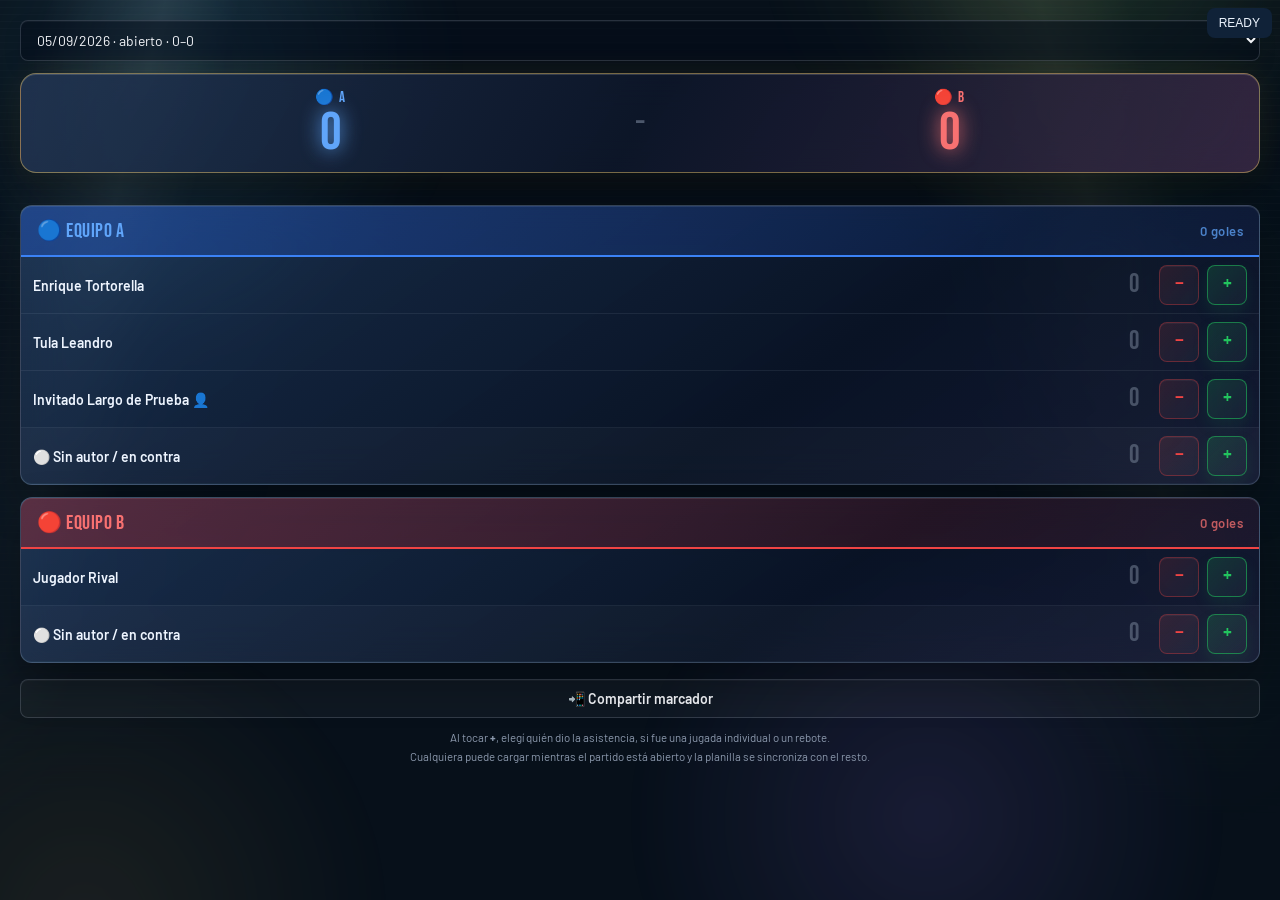
<file: tests/assist-browser-harness.html>
<!doctype html>
<html lang="es">
<head>
  <meta charset="utf-8">
  <meta name="viewport" content="width=device-width,initial-scale=1">
  <title>Assist flow harness</title>
  <link href="https://fonts.googleapis.com/css2?family=Bebas+Neue&family=Barlow+Condensed:wght@400;600;700;900&family=Barlow:wght@400;500;600&display=swap" rel="stylesheet">
  <link rel="stylesheet" href="../css/base.css">
  <link rel="stylesheet" href="../css/jugadores.css">
  <link rel="stylesheet" href="../css/equipos.css">
  <link rel="stylesheet" href="../css/goles.css">
  <link rel="stylesheet" href="../css/utils.css">
  <link rel="stylesheet" href="../css/responsive.css">
  <link rel="stylesheet" href="../css/theme-aurora.css">
  <style>
    body{padding:20px;background:#07101a;color:#eef5ff}
    #harness-result{position:fixed;top:8px;right:8px;z-index:500;padding:8px 12px;border-radius:8px;background:#102238;font:12px sans-serif}
  </style>
</head>
<body>
  <div id="harness-result">READY</div>
  <main id="goles-content"></main>
  <div class="modal-overlay goal-assist-overlay" id="modal-goal-assist" onclick="if(event.target===this) cancelGoalAssist()" onkeydown="handleGoalAssistKeydown(event)">
    <div class="modal goal-assist-modal" role="dialog" aria-modal="true" aria-labelledby="goal-assist-title">
      <button class="modal-close" onclick="cancelGoalAssist()" aria-label="Cancelar carga del gol">✕</button>
      <div id="modal-goal-assist-content"></div>
    </div>
  </div>
  <div id="toast"></div>
  <script>
    const TEAM_NAMES = ['A','B','C'];
    const TEAM_EMOJIS = ['🔵','🔴','🟣'];
    const TEAM_CLASSES = ['team-a','team-b','team-c'];
    const state = {currentClub:{id:'club-test',name:'Club Test'},currentUser:{id:'p-scorer',name:'Enrique',isAdmin:false}};
    let matches = [{
      id:'m-assist-test',match_date:'2026-09-05',
      teams:[
        {name:'A',players:[{id:'p-scorer',name:'Enrique Tortorella'},{id:'p-mate-1',name:'Tula Leandro'},{id:'guest_1',name:'Invitado Largo de Prueba',isGuest:true}]},
        {name:'B',players:[{id:'p-rival',name:'Jugador Rival'}]}
      ],
      result:{winner:null,margin:null,mvp:null,goals:{},goalEvents:[],goalsTracked:true,assistsTracked:true}
    }];
    function escapeHtml(value){return String(value??'').replace(/[&<>"']/g,c=>({'&':'&amp;','<':'&lt;','>':'&gt;','"':'&quot;',"'":'&#39;'}[c]));}
    function openModal(id){document.getElementById(id).classList.add('open');}
    function closeModal(id){document.getElementById(id).classList.remove('open');}
    function showToast(message){document.getElementById('harness-result').textContent=message;}
    function switchTab(){}
    function renderHub(){}
    function renderPlayers(){}
    function getGoals(m){return m?.result?.goals||{};}
    function getGoalEvents(m){return Array.isArray(m?.result?.goalEvents)?m.result.goalEvents:[];}
    function isPlayed(m){return m?.result?.winner!==null&&m?.result?.winner!==undefined;}
    function teamGoals(m,index){const goals=getGoals(m);return (m.teams[index].players||[]).reduce((n,p)=>n+(goals[p.id]||0),goals['__t'+index]||0);}
    function matchHasGoals(m){return Object.values(getGoals(m)).some(Number);}
    function matchScoreStr(m){return m.teams.map((_,i)=>teamGoals(m,i)).join('–');}
    function formatMatchDate(){return '05/09/2026';}
    function matchPlayerName(m,id){for(const team of m.teams){const player=team.players.find(item=>item.id===id);if(player)return player.name;}return '¿?';}
    function playerNameById(id){return matchPlayerName(matches[0],id);}
    function matchAssisters(m){const totals={};getGoalEvents(m).forEach(event=>{if(event.assistType==='player'&&event.assistPlayerId)totals[event.assistPlayerId]=(totals[event.assistPlayerId]||0)+1;});return Object.entries(totals).map(([id,assists])=>({id,name:matchPlayerName(m,id),assists}));}
    function matchScorers(m){return Object.entries(getGoals(m)).filter(([id,n])=>!id.startsWith('__t')&&n>0).map(([id,goals])=>({id,name:matchPlayerName(m,id),goals}));}
    function marginLabel(){return '';}
    let serverMatches = structured(matches);
    async function loadMatches(){return structured(serverMatches);}
    async function upsertMatch(){return true;}
    async function confirmAppAction(){return false;}
    function structured(value){return JSON.parse(JSON.stringify(value));}
    let simulatedLostResponse = false;
    async function callRpc(name,args){
      if(name==='fulbito_record_goal_event'&&new URLSearchParams(location.search).has('fail'))throw new Error('Falla simulada de red');
      const match=serverMatches.find(item=>item.id===(args.p_match_id||'m-assist-test'));
      if(name==='fulbito_record_goal_event'){
        if((match.result.goalEventMutationIds||[]).includes(args.p_event_id))return {id:match.id,result:structured(match.result)};
        match.result.goalEventMutationIds=[...(match.result.goalEventMutationIds||[]),args.p_event_id];
        if(args.p_delta===1){
          match.result.goalEvents.push({id:args.p_event_id,scorerId:args.p_scorer_id,assistType:args.p_assist_type,assistPlayerId:args.p_assist_player_id});
          match.result.goals[args.p_scorer_id]=(match.result.goals[args.p_scorer_id]||0)+1;
        }else{
          for(let i=match.result.goalEvents.length-1;i>=0;i--){if(match.result.goalEvents[i].scorerId===args.p_scorer_id){match.result.goalEvents.splice(i,1);break;}}
          match.result.goals[args.p_scorer_id]=Math.max(0,(match.result.goals[args.p_scorer_id]||0)-1);
          if(!match.result.goals[args.p_scorer_id])delete match.result.goals[args.p_scorer_id];
        }
        const query = new URLSearchParams(location.search);
        const loseThisResponse = query.has('lost') || (query.has('lostminus') && args.p_delta === -1);
        if(loseThisResponse&&!simulatedLostResponse){simulatedLostResponse=true;throw new Error('Respuesta simulada perdida');}
        return {id:match.id,result:structured(match.result)};
      }
      if(name==='fulbito_record_goal'){
        const key=args.p_goal_key;
        const next=Math.max(0,(match.result.goals[key]||0)+args.p_delta);
        if(next)match.result.goals[key]=next;else delete match.result.goals[key];
        return {id:match.id,result:structured(match.result)};
      }
      return {id:match.id,result:structured(match.result)};
    }
  </script>
  <script src="../js/stats-core.js"></script>
  <script src="../js/tabs/goles.js"></script>
  <script src="../js/sync.js"></script>
  <script src="goal-scoreboard-layout.js"></script>
  <script>
    if(new URLSearchParams(location.search).has('admin'))state.currentUser.isAdmin=true;
    if(new URLSearchParams(location.search).has('closed'))matches[0].result.winner=0;
    renderGoles();
    if(new URLSearchParams(location.search).has('auto'))openGoalAssistPicker('m-assist-test','p-scorer');
    if(new URLSearchParams(location.search).has('closed')){
      window.__CLOSED_CHECKS__={locked:document.querySelectorAll('.goal-locked').length,editButtons:document.querySelectorAll('.goal-btn').length};
      document.getElementById('harness-result').textContent=window.__CLOSED_CHECKS__.locked>0&&window.__CLOSED_CHECKS__.editButtons===0?'PASS CLOSED':'FAIL CLOSED';
    }
    if(new URLSearchParams(location.search).has('statchecks')){
      const sample = result => ({result,teams:[{players:[{id:'p1'},{id:'p2'}]}]});
      window.__STATS_CHECKS__={
        empty_new_match:hasAssistsTracking(sample({goals:{},goalEvents:[],goalsTracked:true,assistsTracked:true})),
        complete_match:hasAssistsTracking(sample({goals:{p1:1},goalEvents:[{id:'e1',scorerId:'p1',assistType:'individual',assistPlayerId:null}],goalsTracked:true,assistsTracked:true})),
        historical_mixed:hasAssistsTracking(sample({goals:{p1:2},goalEvents:[{id:'e1',scorerId:'p1',assistType:'individual',assistPlayerId:null}],goalsTracked:true,assistsTracked:true})),
        legacy_unknown:hasAssistsTracking(sample({goals:{p1:1},goalEvents:[{id:'e1',scorerId:'p1',assistType:'unrecorded',assistPlayerId:null}],goalsTracked:true,assistsTracked:true})),
        wrong_scorer:hasAssistsTracking(sample({goals:{p1:1},goalEvents:[{id:'e1',scorerId:'p2',assistType:'individual',assistPlayerId:null}],goalsTracked:true,assistsTracked:true})),
        duplicate_event:hasAssistsTracking(sample({goals:{p1:2},goalEvents:[{id:'e1',scorerId:'p1',assistType:'individual',assistPlayerId:null},{id:'e1',scorerId:'p1',assistType:'rebound',assistPlayerId:null}],goalsTracked:true,assistsTracked:true})),
        self_assist:hasAssistsTracking(sample({goals:{p1:1},goalEvents:[{id:'e1',scorerId:'p1',assistType:'player',assistPlayerId:'p1'}],goalsTracked:true,assistsTracked:true})),
        cross_team_assist:hasAssistsTracking({result:{goals:{p1:1},goalEvents:[{id:'e1',scorerId:'p1',assistType:'player',assistPlayerId:'p2'}],goalsTracked:true,assistsTracked:true},teams:[{players:[{id:'p1'}]},{players:[{id:'p2'}]}]}),
        duplicate_assister:hasAssistsTracking({result:{goals:{p1:1},goalEvents:[{id:'e1',scorerId:'p1',assistType:'player',assistPlayerId:'p2'}],goalsTracked:true,assistsTracked:true},teams:[{players:[{id:'p1'},{id:'p2'}]},{players:[{id:'p2'}]}]}),
        unattributed_goal:hasAssistsTracking(sample({goals:{__t0:1},goalEvents:[],goalsTracked:true,assistsTracked:true})),
        malicious_goal_filtered:matchTotalGoals(sample({goals:{p1:'<img src=x onerror=alert(1)>',p2:3},goalsTracked:true}))===3,
        numeric_string_normalized:matchTotalGoals(sample({goals:{p1:'2',p2:3},goalsTracked:true}))===5
      };
      document.getElementById('harness-result').textContent = JSON.stringify(window.__STATS_CHECKS__);
    }
    if(new URLSearchParams(location.search).has('resetchecks')){
      (async()=>{
        const checks={};
        let confirmations=[];
        let upserts=0;
        confirmAppAction=async options=>{confirmations.push(options);return true;};
        upsertMatch=async match=>{upserts++;return true;};
        state.currentUser.isAdmin=true;

        matches[0].result={winner:0,winners:[0],margin:2,mvp:'p-scorer',goals:{'p-scorer':2},goalEvents:[{id:'e1',scorerId:'p-scorer',assistType:'individual',assistPlayerId:null},{id:'e2',scorerId:'p-scorer',assistType:'rebound',assistPlayerId:null}],goalsTracked:true,assistsTracked:true};
        renderGoles();
        checks.trackedResetButton=[...document.querySelectorAll('button')].some(button=>button.textContent.includes('Reiniciar planilla'));
        await resetGoals(matches[0].id);
        checks.closedBecomesDraw=matches[0].result.winner==='draw'&&matches[0].result.margin===null&&JSON.stringify(matches[0].result.winners)==='[0,1]';
        checks.closedBecomesZero=matchScoreStr(matches[0])==='0–0'&&Object.keys(matches[0].result.goals).length===0&&matches[0].result.goalEvents.length===0;
        checks.confirmExplainsOutcome=/empate 0–0/i.test(confirmations[0]?.message||'')&&/0–0/.test(confirmations[0]?.confirmText||'');
        checks.oneTrackedUpsert=upserts===1;

        confirmations=[];
        const beforeUpserts=upserts;
        matches[0].result={winner:0,winners:[0],margin:1,mvp:null,goals:{},goalEvents:[],goalsTracked:false,assistsTracked:false};
        renderGoles();
        checks.noMarkerHasNoReset=[...document.querySelectorAll('button')].every(button=>!button.textContent.includes('Reiniciar'));
        checks.noMarkerExplicitState=/PARTIDO CERRADO SIN MARCADOR/.test(document.getElementById('goles-content').textContent);
        checks.noMarkerHasNoScoreboard=!document.querySelector('.score-board')&&!document.querySelector('.goal-btn');
        checks.noMarkerHasCreateAction=[...document.querySelectorAll('button')].some(button=>button.textContent.includes('Crear planilla y reabrir'));
        state.currentUser.isAdmin=false;
        renderGoles();
        checks.noMarkerPlayerCannotCreate=[...document.querySelectorAll('button')].every(button=>!button.textContent.includes('Crear planilla'));
        state.currentUser.isAdmin=true;
        await resetGoals(matches[0].id);
        checks.noMarkerDirectCallBlocked=confirmations.length===0&&upserts===beforeUpserts&&matches[0].result.winner===0&&matches[0].result.goalsTracked===false;
        await startGoalSheetForClosedMatch(matches[0].id);
        checks.createSheetExplainsReopen=/volverá a quedar abierto/i.test(confirmations[0]?.message||'')&&/ganador actual se quitará/i.test(confirmations[0]?.message||'');
        checks.createSheetReopens=matches[0].result.winner===null&&matches[0].result.margin===null&&matches[0].result.goalsTracked===true&&matches[0].result.assistsTracked===true;
        checks.createSheetShowsBoard=!!document.querySelector('.score-board')&&document.querySelectorAll('.goal-btn').length>0;
        checks.createSheetOneUpsert=upserts===beforeUpserts+1;

        window.__RESET_CHECKS__=checks;
        document.getElementById('harness-result').dataset.checks=JSON.stringify(checks);
        const failed=Object.entries(checks).filter(([,ok])=>!ok).map(([name])=>name);
        document.getElementById('harness-result').textContent=failed.length?`FAIL RESET: ${failed.join(', ')}`:'PASS RESET';
      })().catch(error=>{document.getElementById('harness-result').textContent=`FAIL RESET: ${error.message}`;});
    }
    if(new URLSearchParams(location.search).has('refreshchecks')){
      (async()=>{
        const checks={};
        matches=Array.from({length:15},(_,index)=>({
          id:`m-${String(index+1).padStart(2,'0')}`,
          match_date:`2026-08-${String(index+1).padStart(2,'0')}`,
          created_at:`2026-08-${String(index+1).padStart(2,'0')}T20:00:00Z`,
          teams:structured(serverMatches[0].teams),
          result:{winner:null,margin:null,mvp:null,goals:{},goalEvents:[],goalsTracked:true,assistsTracked:true}
        }));
        renderGoles();
        const optionValues=[...document.querySelectorAll('.goles-select option')].map(option=>option.value);
        checks.selectorShowsAll=optionValues.length===15;
        checks.selectorNewestFirst=optionValues[0]==='m-15'&&optionValues.at(-1)==='m-01';

        let lastToast='';
        showToast=message=>{lastToast=message;};
        const cachedIds=matches.map(match=>match.id).join(',');
        loadMatches=async()=>null;
        await refreshGoles();
        checks.failedReadKeepsCache=matches.map(match=>match.id).join(',')===cachedIds;
        checks.failedReadNoSuccess=!/Planilla actualizada/.test(lastToast)&&/No se pudo actualizar/.test(lastToast);

        loadMatches=async()=>[];
        await refreshGoles();
        checks.emptySuccessClears=matches.length===0&&/Planilla actualizada/.test(lastToast);

        window.__REFRESH_CHECKS__=checks;
        document.getElementById('harness-result').dataset.checks=JSON.stringify(checks);
        const failed=Object.entries(checks).filter(([,ok])=>!ok).map(([name])=>name);
        document.getElementById('harness-result').textContent=failed.length?`FAIL REFRESH: ${failed.join(', ')}`:'PASS REFRESH';
      })().catch(error=>{document.getElementById('harness-result').textContent=`FAIL REFRESH: ${error.message}`;});
    }
  </script>
</body>
</html>
</file>
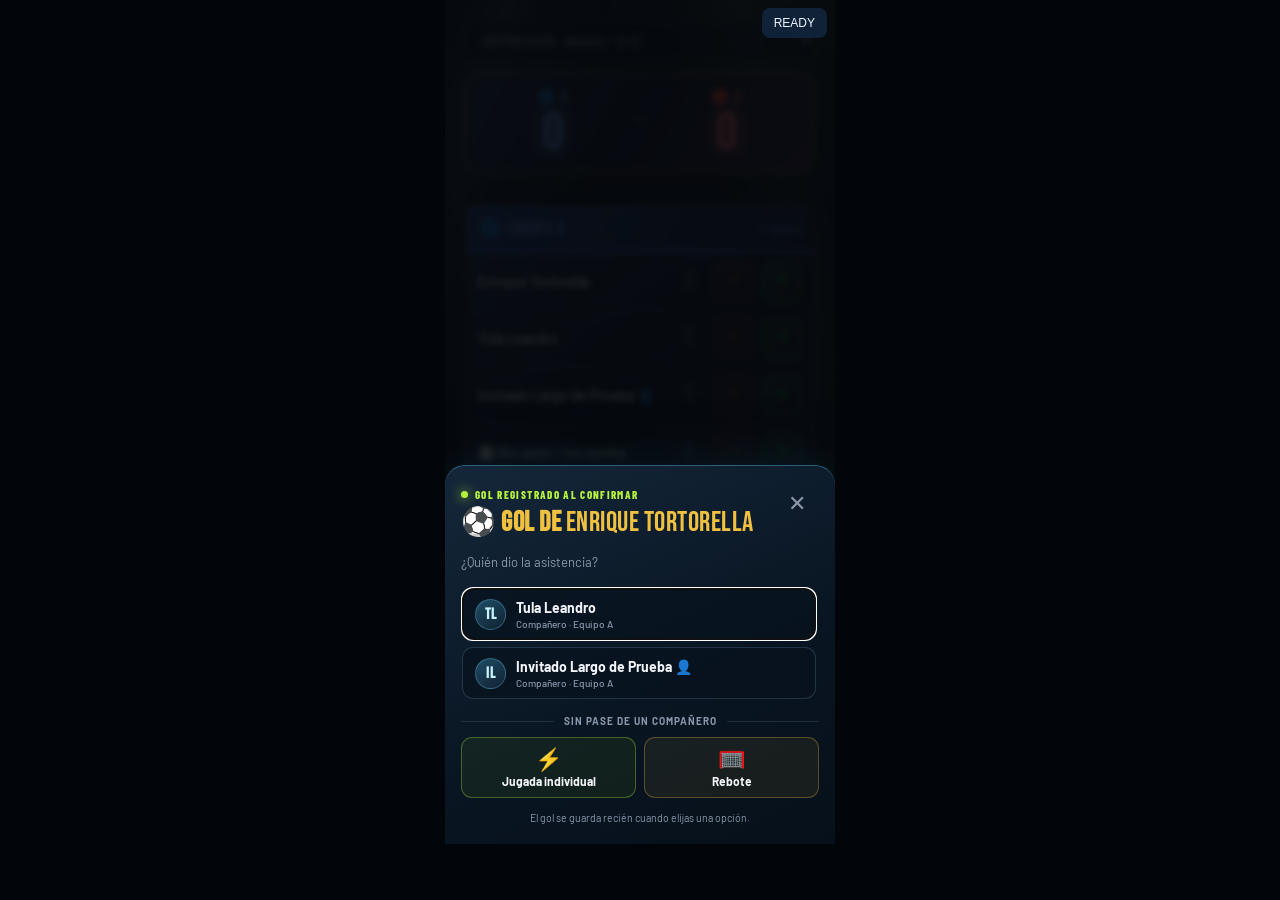
<file: tests/assist-mobile-frame.html>
<!doctype html>
<html lang="es">
<head><meta charset="utf-8"><title>Assist mobile viewport</title><style>html,body{margin:0;background:#02060b}iframe{display:block;width:390px;height:844px;border:0;margin:0 auto}</style></head>
<body><iframe title="Vista celular" src="assist-browser-harness.html?auto=1"></iframe></body>
</html>
</file>
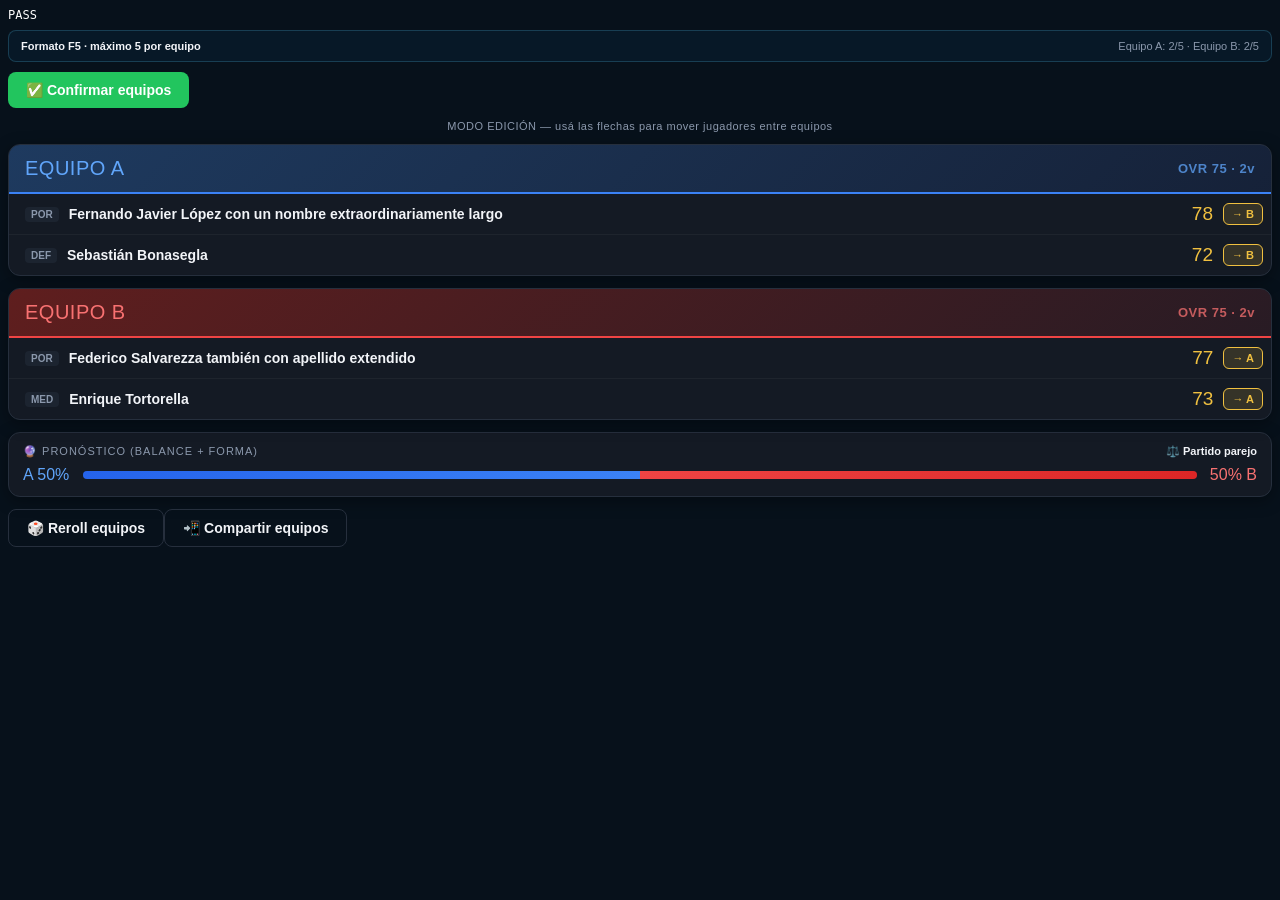
<file: tests/equipos-browser-harness.html>
<!doctype html>
<html lang="es">
<head>
  <meta charset="utf-8">
  <meta name="viewport" content="width=device-width,initial-scale=1">
  <title>Equipos responsive harness</title>
  <link rel="stylesheet" href="../css/base.css">
  <link rel="stylesheet" href="../css/equipos.css">
  <style>
    body{margin:0;padding:8px;background:#07111b}
    #fixture{width:100%;max-width:320px}
    #result{display:block;margin-bottom:8px;color:#fff;font:12px monospace}
  </style>
</head>
<body>
  <output id="result">RUNNING</output>
  <div id="field-capacity-note"></div>
  <div id="teams-result"></div>
  <script>
    const state={builtTeams:null,teamsEditMode:true,currentUser:{isAdmin:true},currentClub:{name:'Club'}};
    const TEAM_NAMES=['A','B','C'];
    const TEAM_EMOJIS=['🔵','🔴','🟣'];
    const matches=[];
    const getOverall=player=>player.ovr;
    const getEffectivePosition=player=>player.effPos;
    const getPlayerForm=()=>({last5:[]});
    const escapeHtml=value=>String(value).replace(/[&<>"']/g,char=>({'&':'&amp;','<':'&lt;','>':'&gt;','"':'&quot;',"'":'&#39;'}[char]));
    const safePlainText=value=>String(value||'');
    const showToast=()=>{};
  </script>
  <script src="../js/tabs/equipos.js"></script>
  <script>
    const makePlayer=(id,name,pos,ovr)=>({id,name,effPos:pos,ovr,balanceOvr:ovr,isGuest:false});
    const teams=[
      {players:[
        makePlayer('a1','Fernando Javier López con un nombre extraordinariamente largo','POR',78),
        makePlayer('a2','Sebastián Bonasegla','DEF',72)
      ],total:150},
      {players:[
        makePlayer('b1','Federico Salvarezza también con apellido extendido','POR',77),
        makePlayer('b2','Enrique Tortorella','MED',73)
      ],total:150}
    ];
    fieldSelected=5;
    renderBuiltTeams(teams);
    requestAnimationFrame(()=>{
      const container=document.getElementById('teams-result');
      const rows=[...document.querySelectorAll('.team-player-row')];
      const names=[...document.querySelectorAll('.team-player-name')];
      const checks={
        valid:validateBuiltTeams(teams,{fieldSize:5}).valid,
        noContainerOverflow:container.scrollWidth<=container.clientWidth+1,
        noRowOverflow:rows.every(row=>row.scrollWidth<=row.clientWidth+1),
        namesContained:names.every(name=>name.getBoundingClientRect().right<=name.parentElement.getBoundingClientRect().right+1),
        capacityVisible:/F5/.test(container.textContent)&&/2\/5/.test(container.textContent),
        allNamesPresent:names.length===4
      };
      const failed=Object.entries(checks).filter(([,ok])=>!ok).map(([name])=>name);
      const output=document.getElementById('result');
      output.textContent=failed.length?`FAIL: ${failed.join(', ')}`:'PASS';
      output.dataset.checks=JSON.stringify(checks);
      window.__EQUIPOS_CHECKS__=checks;
    });
  </script>
</body>
</html>
</file>
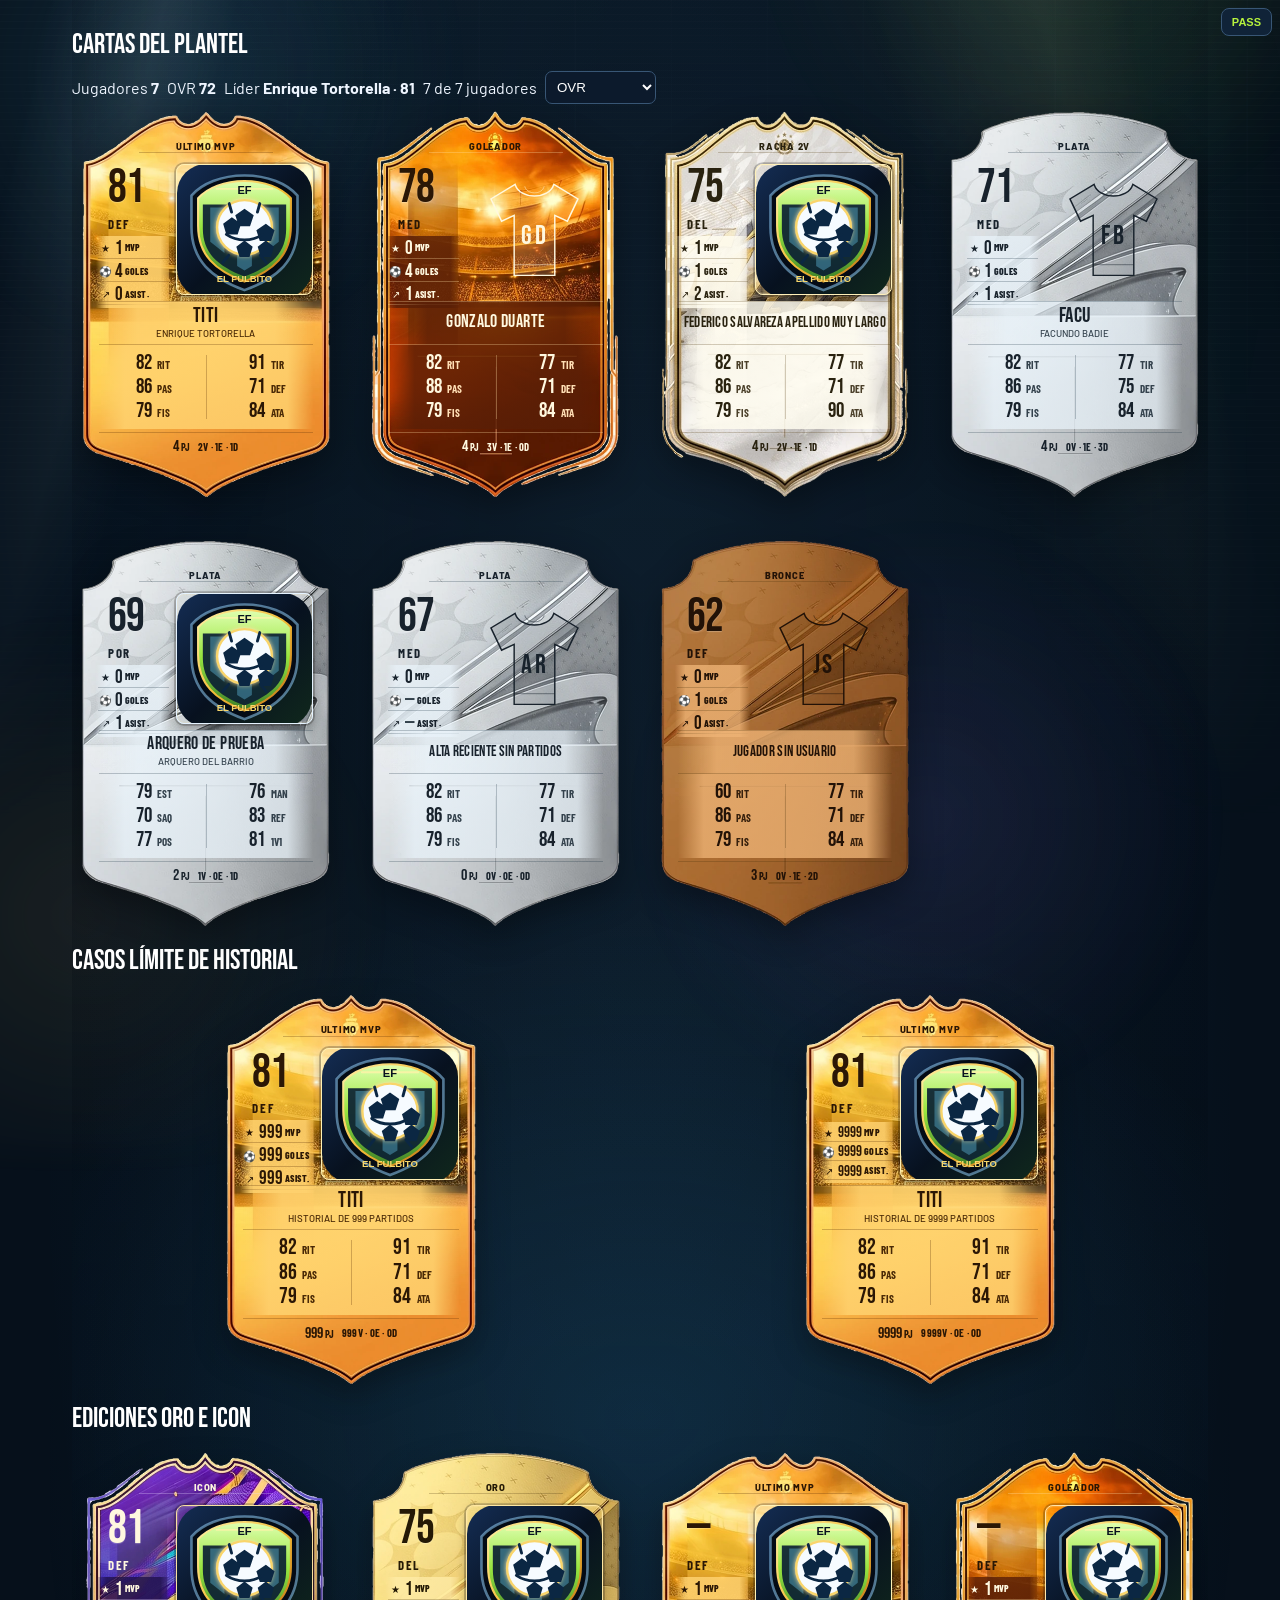
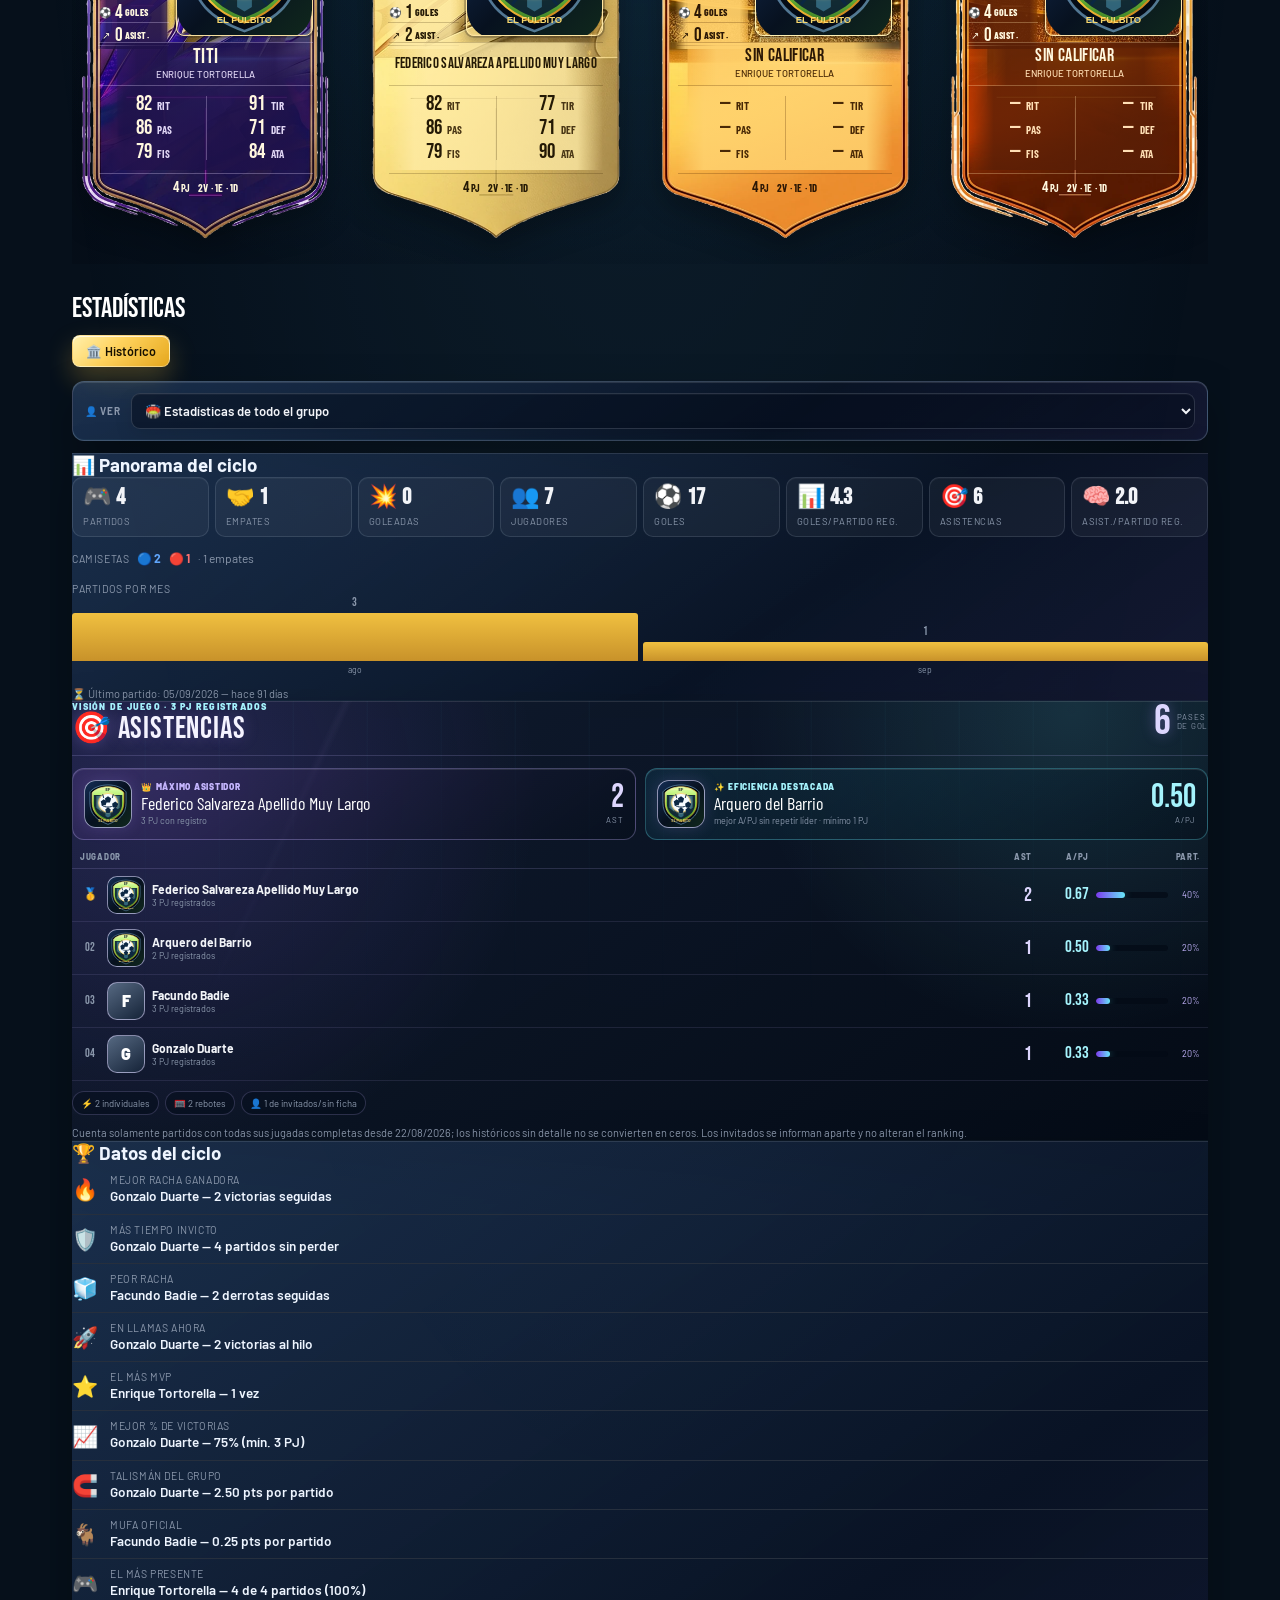
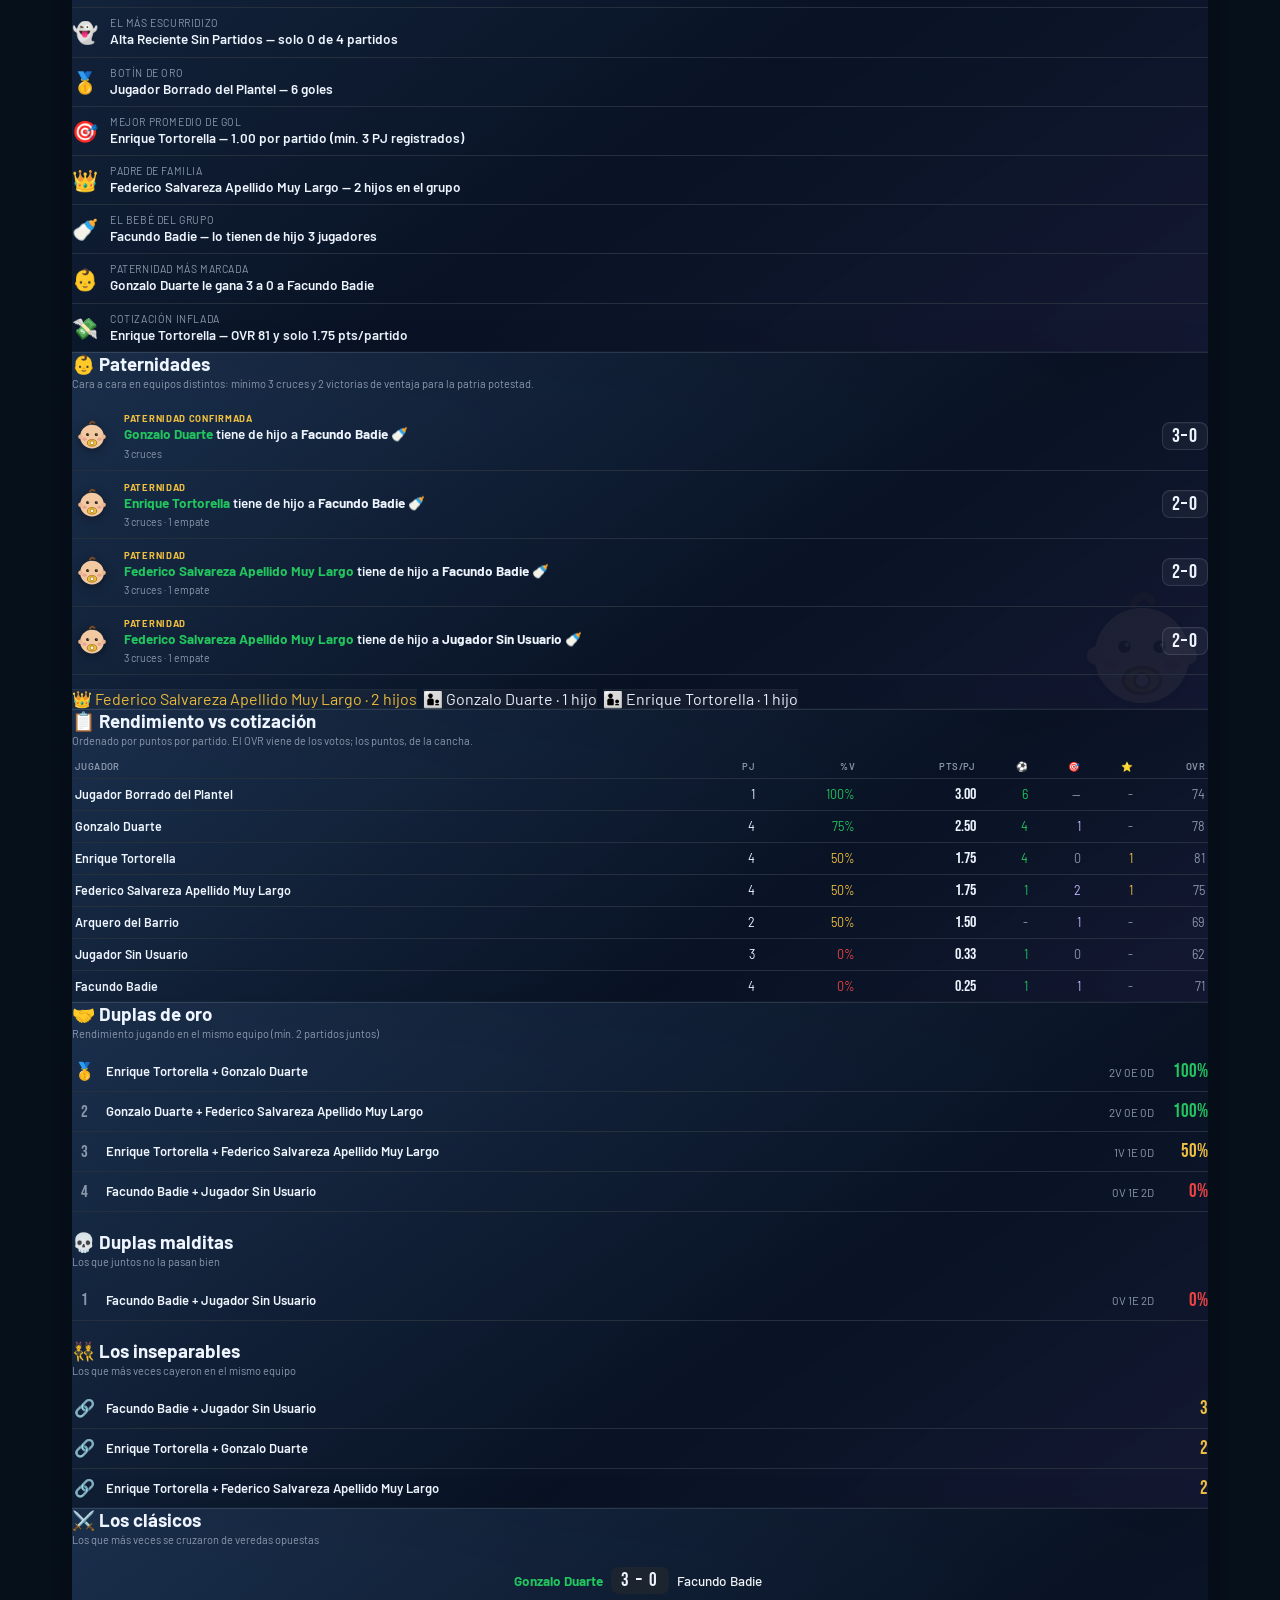
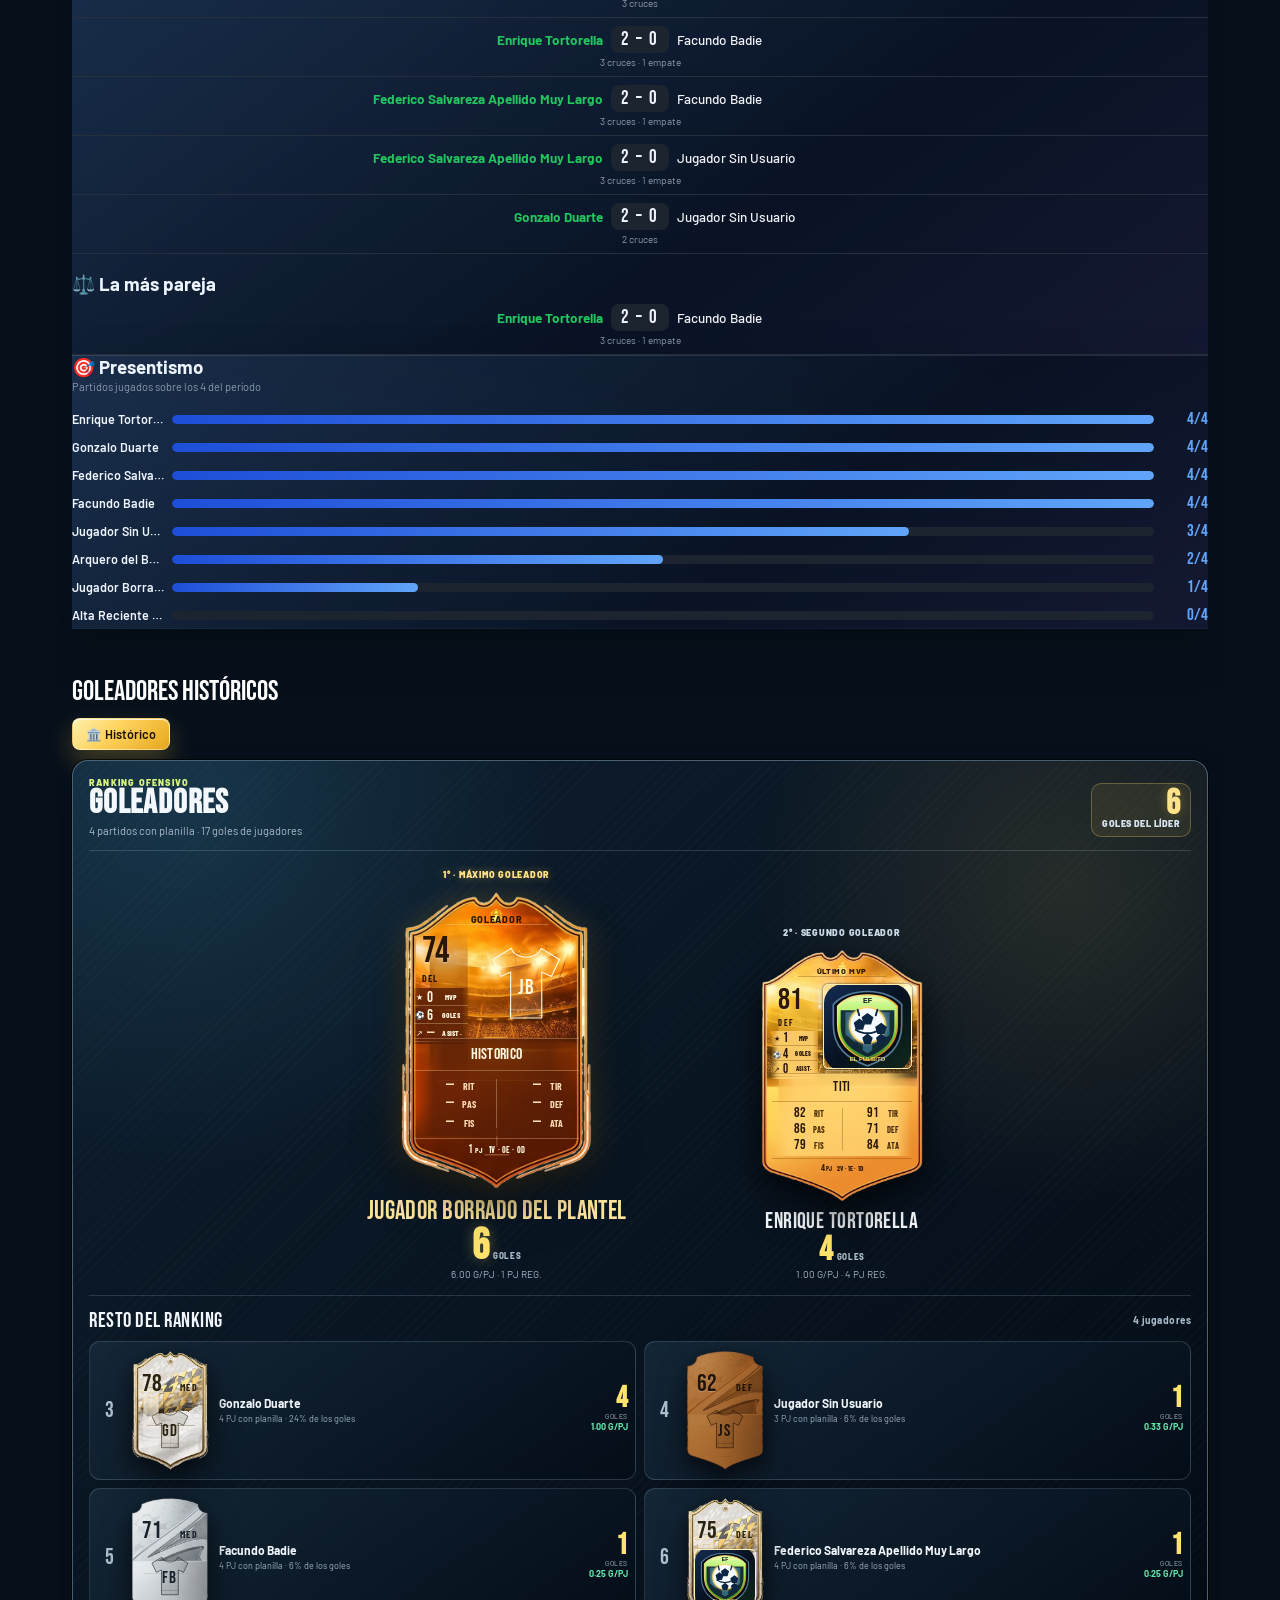
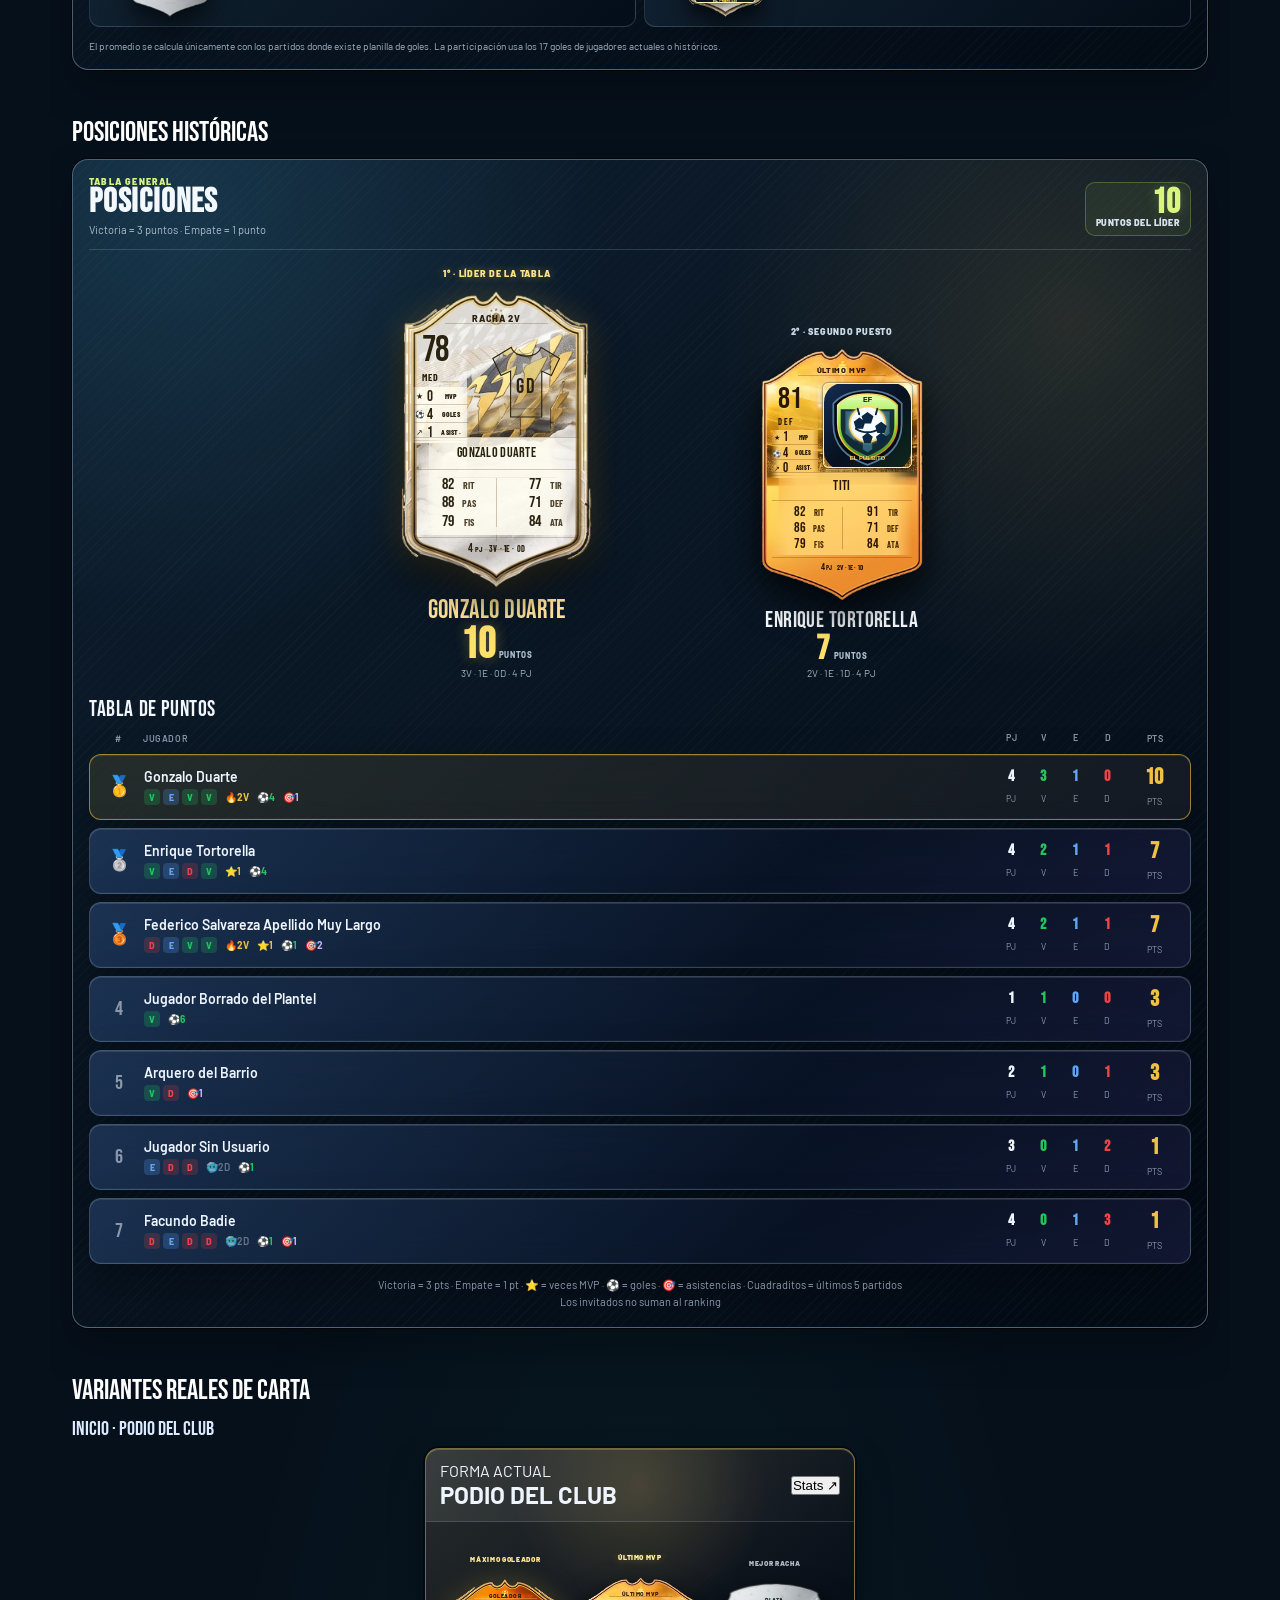
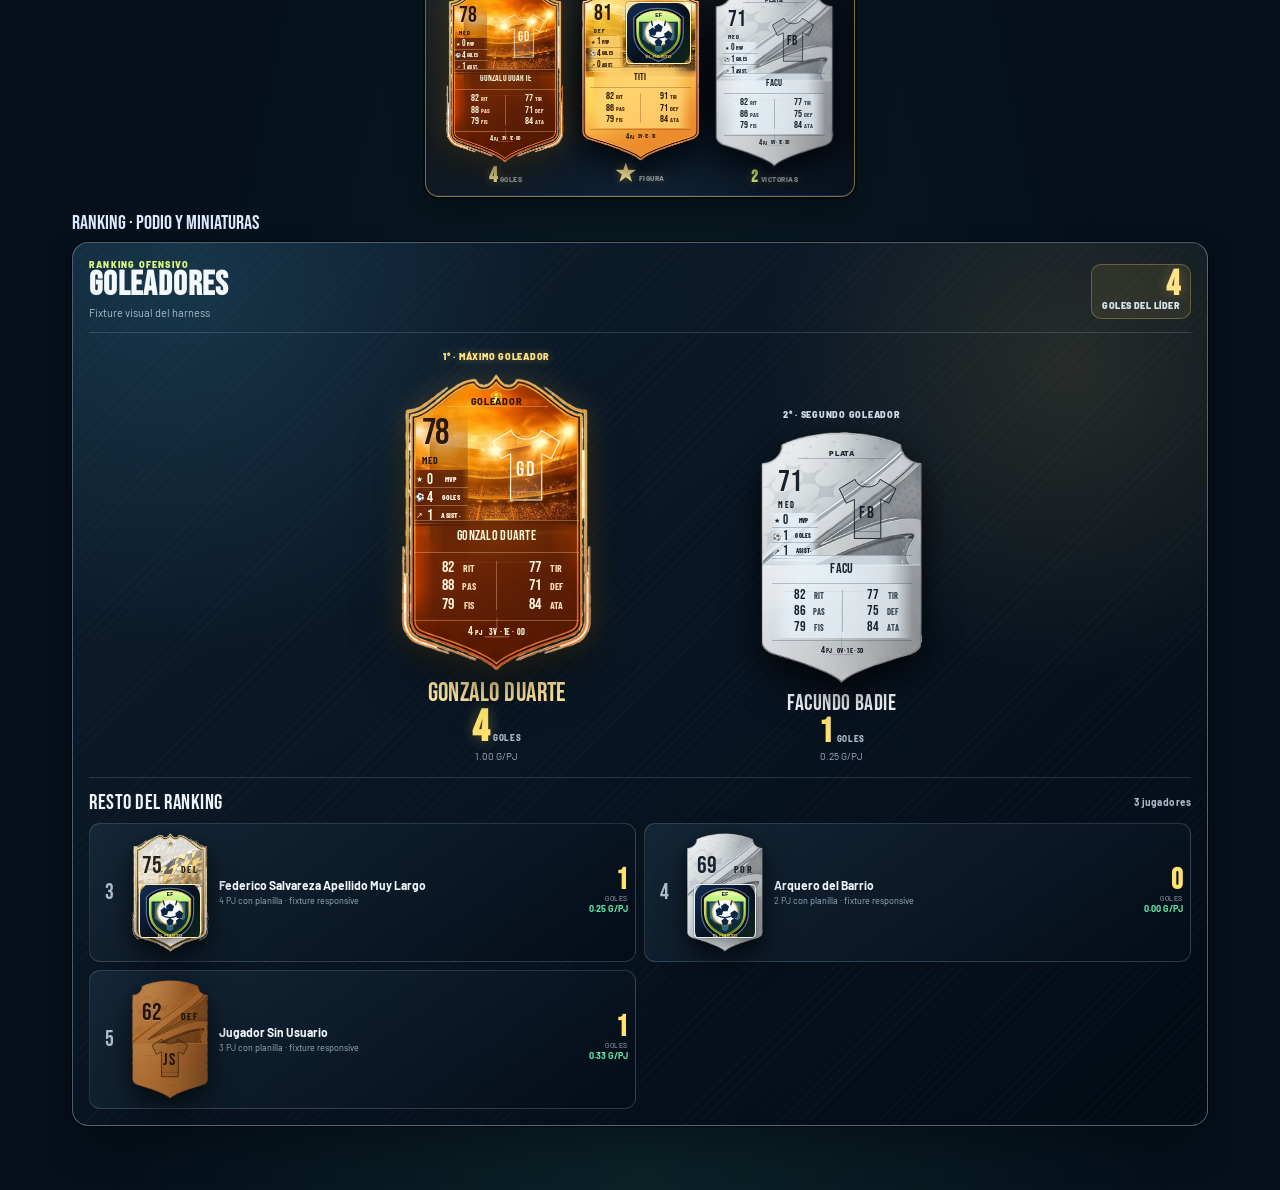
<file: tests/player-stats-browser-harness.html>
<!doctype html>
<html lang="es">
<head>
  <meta charset="utf-8">
  <meta name="viewport" content="width=device-width,initial-scale=1">
  <title>Player cards and assists harness</title>
  <link rel="preconnect" href="https://fonts.googleapis.com">
  <link rel="preconnect" href="https://fonts.gstatic.com" crossorigin>
  <link href="https://fonts.googleapis.com/css2?family=Bebas+Neue&family=Barlow+Condensed:wght@400;600;700;900&family=Barlow:wght@400;500;600&display=swap" rel="stylesheet">
  <link rel="stylesheet" href="../css/base.css?v=59">
  <link rel="stylesheet" href="../css/inicio.css?v=59">
  <link rel="stylesheet" href="../css/jugadores.css?v=59">
  <link rel="stylesheet" href="../css/stats.css?v=59">
  <link rel="stylesheet" href="../css/partidos.css?v=59">
  <link rel="stylesheet" href="../css/responsive.css?v=59">
  <link rel="stylesheet" href="../css/theme-aurora.css?v=59">
  <link rel="stylesheet" href="../css/stats-matchcentre.css?v=59">
  <link rel="stylesheet" href="../css/leaderboards.css?v=59">
  <link rel="stylesheet" href="../css/inicio-matchcentre.css?v=59">
  <link rel="stylesheet" href="../css/inicio-podium.css?v=59">
  <link rel="stylesheet" href="../css/cards.css?v=65">
  <style>
    body{padding:0;background:#06101b;color:#eef5ff}
    #screen-app{display:block;max-width:1180px;margin:auto}
    .harness-title{margin:10px 0;font:28px 'Bebas Neue',sans-serif;color:#fff}
    .harness-status{position:fixed;right:8px;top:8px;z-index:9999;padding:7px 10px;border-radius:8px;background:#102338;border:1px solid #385675;font:700 11px sans-serif}
    .harness-status.ok{color:#b6f23d}.harness-status.fail{color:#ff7d86}
    #tab-jugadores,#tab-stats,#tab-goleadores,#tab-posiciones,#tab-card-variants{display:block!important}
    #players-grid{margin-top:10px}
    .harness-toolbar{display:flex;gap:8px;align-items:center;flex-wrap:wrap}
    .harness-toolbar select{padding:7px;background:#0c1a2c;color:white;border:1px solid #385675;border-radius:7px}
    .harness-variant-stack{display:grid;gap:14px}
    .harness-variant-caption{margin:0 0 7px;font:20px 'Bebas Neue',sans-serif;color:#dceaff}
    .harness-home-shell{width:100%;max-width:430px;margin:auto}
    #screen-app .fifa-card{animation:none!important;transition:none!important}
    .modal-overlay{display:none}.modal-overlay.open{display:flex}
  </style>
</head>
<body>
  <div id="harness-status" class="harness-status">RUNNING</div>
  <div id="screen-app">
    <section id="tab-jugadores" class="tab-content active">
      <h1 class="harness-title">Cartas del plantel</h1>
      <div class="harness-toolbar">
        <span>Jugadores <b id="players-count"></b></span>
        <span>OVR <b id="roster-avg-ovr"></b></span>
        <span>Líder <b id="roster-leader"></b></span>
        <span id="roster-visible-count"></span>
        <select id="roster-sort" onchange="setRosterSort(this.value)"><option value="rating">OVR</option><option value="performance">Rendimiento</option><option value="goals">Goles</option><option value="assists">Asistencias</option><option value="name">A-Z</option></select>
      </div>
      <div class="players-grid" id="players-grid"></div>
      <h2 class="harness-title">Casos límite de historial</h2>
      <div class="players-grid" id="harness-career-stress"></div>
      <h2 class="harness-title">Ediciones Oro e Icon</h2>
      <div class="players-grid" id="harness-frame-gallery"></div>
    </section>
    <section id="tab-stats" class="tab-content active">
      <h1 class="harness-title">Estadísticas</h1>
      <div id="stats-content"></div>
    </section>
    <section id="tab-goleadores" class="tab-content active">
      <h1 class="harness-title">Goleadores históricos</h1>
      <div id="goleadores-content"></div>
    </section>
    <section id="tab-posiciones" class="tab-content active">
      <h1 class="harness-title">Posiciones históricas</h1>
      <div id="posiciones-content"></div>
    </section>
    <section id="tab-card-variants" class="tab-content active">
      <h1 class="harness-title">Variantes reales de carta</h1>
      <div class="harness-variant-stack">
        <div>
          <h2 class="harness-variant-caption">Inicio · Podio del club</h2>
          <aside class="hub-live-podium harness-home-shell">
            <div class="hub-panel-head">
              <div><span>FORMA ACTUAL</span><h2>PODIO DEL CLUB</h2></div>
              <button type="button" class="hub-panel-link">Stats ↗</button>
            </div>
            <div class="hub-live-cards" id="harness-home-cards"></div>
          </aside>
        </div>
        <div>
          <h2 class="harness-variant-caption">Ranking · Podio y miniaturas</h2>
          <section class="leaderboard-page scorer-page">
            <header class="leaderboard-page-head">
              <div><span>RANKING OFENSIVO</span><h2>GOLEADORES</h2><p>Fixture visual del harness</p></div>
              <div class="leaderboard-page-total"><b>4</b><span>Goles del líder</span></div>
            </header>
            <div class="leaderboard-podium scorer-podium" id="harness-leaderboard-podium"></div>
            <div class="leaderboard-list-title"><span>Resto del ranking</span><b>3 jugadores</b></div>
            <div class="leaderboard-list-grid" id="harness-thumbnail-grid"></div>
          </section>
        </div>
      </div>
    </section>
  </div>
  <div class="modal-overlay" id="modal-profile"><div class="modal"><button onclick="closeModal('modal-profile')">Cerrar</button><h2 id="modal-profile-title"></h2><div id="modal-profile-content"></div></div></div>
  <script>
    const STAT_LABELS={ritmo:'RIT',tiro:'TIR',pase:'PAS',defensa:'DEF',fisico:'FIS',ataque:'ATA',estirada:'EST',manos:'MAN',saque:'SAQ',reflejos:'REF',posicion:'POS',uno_contra_uno:'1V1'};
    const fieldStats={ritmo:82,tiro:77,pase:86,defensa:71,fisico:79,ataque:84};
    const keeperStats={estirada:79,manos:76,saque:70,reflejos:83,posicion:77,uno_contra_uno:81};
    const players=[
      {id:'p1',name:'Enrique Tortorella',username:'Titi',posPrimary:'DEF',ovr:81,stats:{...fieldStats,tiro:91},photo:'../assets/fulbito-icon.svg',ratings:{}},
      {id:'p2',name:'Gonzalo Duarte',username:'Gonzalo Duarte',posPrimary:'MED',ovr:78,stats:{...fieldStats,pase:88},photo:'',ratings:{}},
      {id:'p3',name:'Federico Salvareza Apellido Muy Largo',username:'Federico Salvareza Apellido Muy Largo',posPrimary:'DEL',ovr:75,stats:{...fieldStats,ataque:90},photo:'../assets/fulbito-icon.svg',ratings:{}},
      {id:'p4',name:'Facundo Badie',username:'Facu',posPrimary:'MED',ovr:71,stats:{...fieldStats,defensa:75},photo:'',ratings:{}},
      {id:'p5',name:'Arquero del Barrio',username:'Arquero de Prueba',posPrimary:'POR',ratingMode:'goalkeeper',ovr:69,stats:{...keeperStats},photo:'../assets/fulbito-icon.svg',ratings:{}},
      {id:'p6',name:'Jugador Sin Usuario',posPrimary:'DEF',ovr:62,stats:{...fieldStats,ritmo:60},photo:'',ratings:{}},
      {id:'p-zero',name:'Alta Reciente Sin Partidos',posPrimary:'MED',ovr:67,stats:{...fieldStats},photo:'',ratings:{}}
    ];
    const guest={id:'guest-1',name:'Invitado Histórico',username:'Invitado',posPrimary:'MED',ovr:60,stats:fieldStats,isGuest:true};
    const historical={id:'p-old',name:'Jugador Borrado del Plantel',username:'Histórico',pos:'DEL',ovr:74,isGuest:false};
    const team=(name,list)=>({name,players:list});
    const result=(winner,goals,events,mvp)=>({winner,margin:1,mvp,goals,goalEvents:events,goalsTracked:true,assistsTracked:true});
    const event=(id,scorerId,assistType,assistPlayerId)=>({id,scorerId,assistType,assistPlayerId:assistPlayerId||null});
    let matches=[
      {id:'m3',match_date:'2026-09-05',created_at:'2026-09-05T22:00:00Z',teams:[team('A',[players[0],players[1],players[2]]),team('B',[players[3],players[4],players[5]])],result:result(0,{p1:2,p2:1,p4:1},[event('e31','p1','player','p2'),event('e32','p1','individual'),event('e33','p2','player','p3'),event('e34','p4','rebound')],'p1')},
      {id:'m2',match_date:'2026-08-29',created_at:'2026-08-29T22:00:00Z',teams:[team('A',[players[0],players[3],players[5]]),team('B',[players[1],players[2],players[4]])],result:result(1,{p2:2,p3:1,p6:1},[event('e21','p2','player','p3'),event('e22','p2','player','p5'),event('e23','p3','individual'),event('e24','p6','rebound')],'p3')},
      {id:'m1',match_date:'2026-08-22',created_at:'2026-08-22T22:00:00Z',teams:[team('A',[players[0],players[2],guest]),team('B',[players[1],players[3],players[5]])],result:result('draw',{p1:1,p2:1},[event('e11','p1','player','guest-1'),event('e12','p2','player','p4')],null)},
      {id:'legacy',match_date:'2026-08-15',created_at:'2026-08-15T22:00:00Z',teams:[team('A',[players[0],players[1],historical]),team('B',[players[2],players[3]])],result:result(0,{p1:1,'p-old':6},[event('old','p1','unrecorded')],null)}
    ];
    const state={players,currentUser:{id:'p1',name:'Enrique'},currentClub:{id:'test',name:'Club Test'}};
    let rosterQuery='',rosterSort='rating';
    function escapeHtml(value){return String(value??'').replace(/[&<>"']/g,c=>({'&':'&amp;','<':'&lt;','>':'&gt;','"':'&quot;',"'":'&#39;'}[c]));}
    function safePhotoUrl(value){return value||''}
    function getOverall(player){return Number.isFinite(player.ovr)?player.ovr:null}
    function getCardTier(ovr){return ovr>=80?{cls:'rare',label:'ICON'}:ovr>=72?{cls:'gold',label:'ORO'}:ovr>=65?{cls:'silver',label:'PLATA'}:{cls:'bronze',label:'BRONCE'}}
    function getEffectivePosition(player){return player.posPrimary||'MED'}
    function usesGoalkeeperStats(player){return player.posPrimary==='POR'&&player.ratingMode==='goalkeeper'}
    function getRatingStats(player){return usesGoalkeeperStats(player)?['estirada','manos','saque','reflejos','posicion','uno_contra_uno']:['ritmo','tiro','pase','defensa','fisico','ataque']}
    function getAvgStats(player){return player.stats||{}}
    function statToFifa(value){return Number(value)||0}
    function getStatValue(obj,key){return Number(obj?.[key])||0}
    function getValidRatings(){return []}
    function computeVoterBiases(){return {biases:{}}}
    function formatMatchDate(match){return new Date(`${match.match_date}T12:00:00`).toLocaleDateString('es-AR')}
    function daysSince(){return 1}
    function openModal(id){document.getElementById(id)?.classList.add('open')}
    function closeModal(id){document.getElementById(id)?.classList.remove('open')}
    function refreshPlayers(){}
    function showToast(){}
  </script>
  <script src="../js/stats-core.js?v=59"></script>
  <script src="../js/tabs/jugadores.js?v=64"></script>
  <script src="../js/card-effects.js?v=64"></script>
  <script src="card-frame-safety.js"></script>
  <script src="../js/tabs/stats.js?v=59"></script>
  <script src="../js/tabs/goleadores.js?v=59"></script>
  <script src="../js/tabs/partidos.js?v=59"></script>
  <script src="../js/tabs/inicio-podium.js?v=59"></script>
  <script>
    (async()=>{
    renderPlayers();
    renderStats();
    renderGoleadoresTab();
    renderRanking();
    const harnessRows=players.map(p=>({p,ovr:getOverall(p)||60,...getPlayerRecord(p.id)}));
    const harnessPlayed=matches.filter(isPlayed);
    const harnessHighlights=getCardHighlights(harnessRows,harnessPlayed);
    document.getElementById('harness-frame-gallery').innerHTML=[players[0],players[2]].map(p=>renderRosterPlayerCard(p,undefined,getPlayerRecord(p.id))).join('');
    const unratedPlayer={...players[0],ovr:null,stats:{},username:'Sin calificar'};
    document.getElementById('harness-frame-gallery').innerHTML+=['mvp','scorer'].map(kind=>renderRosterPlayerCard(unratedPlayer,{
      latestMvpId:kind==='mvp'?unratedPlayer.id:null,
      topScorerIds:new Set(kind==='scorer'?[unratedPlayer.id]:[]),forms:new Map()
    },getPlayerRecord(unratedPlayer.id))).join('');
    document.getElementById('harness-career-stress').innerHTML=[999,9999].map(total=>renderRosterPlayerCard(
      {...players[0],name:`Historial de ${total} partidos`},harnessHighlights,
      {pj:total,w:total,d:0,l:0,mvps:total,goals:total,goalPj:total,assists:total,assistPj:total}
    )).join('');
    const harnessRow=id=>harnessRows.find(row=>row.p.id===id);
    const scorer=harnessRow('p2');
    const latestMvp=harnessRow('p1');
    const streak=harnessRow('p4');
    document.getElementById('harness-home-cards').innerHTML=[
      hubLiveCard('MÁXIMO GOLEADOR',scorer,scorer.goals,'GOLES','is-scorer',harnessHighlights),
      hubLiveCard('ÚLTIMO MVP',latestMvp,'★','FIGURA','is-mvp',harnessHighlights),
      hubLiveCard('MEJOR RACHA',streak,2,'VICTORIAS','is-streak',harnessHighlights)
    ].join('');
    document.getElementById('harness-leaderboard-podium').innerHTML=[
      leaderboardCard(scorer,'1°','MÁXIMO GOLEADOR',scorer.goals,'GOLES',`${goalsPerGame(scorer).toFixed(2)} G/PJ`,harnessHighlights,'is-champion'),
      leaderboardCard(streak,'2°','SEGUNDO GOLEADOR',streak.goals,'GOLES',`${goalsPerGame(streak).toFixed(2)} G/PJ`,harnessHighlights,'is-runner')
    ].join('');
    document.getElementById('harness-thumbnail-grid').innerHTML=['p3','p5','p6'].map((id,index)=>{
      const row=harnessRow(id);
      return `<article class="leaderboard-list-card">
        <div class="leaderboard-list-rank">${index+3}</div>
        <div class="leaderboard-list-card-visual">${renderFifaCard(row.p,harnessHighlights,'thumbnail',row,false)}</div>
        <div class="leaderboard-list-copy"><b>${escapeHtml(row.p.name)}</b><span>${row.goalPj} PJ con planilla · fixture responsive</span></div>
        <div class="leaderboard-list-metrics"><strong>${row.goals}</strong><span>GOLES</span><b>${goalsPerGame(row).toFixed(2)} G/PJ</b></div>
      </article>`;
    }).join('');

    // Las pestañas de prueba en segundo plano pueden pausar requestAnimationFrame.
    // Fuentes e imágenes ya están listas; la medición fuerza el layout si no hay frame.
    const nextPaint=()=>new Promise(resolve=>{
      const fallback=setTimeout(resolve,250);
      requestAnimationFrame(()=>requestAnimationFrame(()=>{clearTimeout(fallback);resolve()}));
    });
    const waitImage=image=>{
      // load/complete alcanza para medir. decode() puede quedar suspendido
      // en una pestaña oculta aunque el recurso ya se haya descargado.
      if(image.complete)return Promise.resolve();
      return new Promise(resolve=>{
        image.addEventListener('load',resolve,{once:true});
        image.addEventListener('error',resolve,{once:true});
      });
    };
      if(document.fonts?.ready)await document.fonts.ready.catch(()=>{});
      await Promise.all(Array.from(document.images,waitImage));
      await nextPaint();
      const issues=[];
      const visible=element=>element&&getComputedStyle(element).display!=='none'&&element.getBoundingClientRect().width>0&&element.getBoundingClientRect().height>0;
      const inside=(child,parent,pad=1)=>child.left>=parent.left-pad&&child.right<=parent.right+pad&&child.top>=parent.top-pad&&child.bottom<=parent.bottom+pad;
      const intersects=(a,b,pad=.75)=>a.left<b.right-pad&&a.right>b.left+pad&&a.top<b.bottom-pad&&a.bottom>b.top+pad;
      const checkContentBox=(element,label,tolerance=1)=>{
        if(!visible(element))return;
        if(element.scrollWidth>element.clientWidth+tolerance)issues.push(`${label}-horizontal-content-overflow-${element.scrollWidth}-${element.clientWidth}`);
        // Las fuentes condensadas con line-height < 1 informan un scrollHeight
        // mayor aunque la tinta visible quepa. Tolera esa métrica tipográfica,
        // pero sigue detectando contenido que invade más de un tercio de línea.
        const lineTolerance=Math.max(tolerance,4,(parseFloat(getComputedStyle(element).fontSize)||12)*.34);
        if(element.scrollHeight>element.clientHeight+lineTolerance)issues.push(`${label}-vertical-content-overflow-${element.scrollHeight}-${element.clientHeight}`);
      };
      const checkCard=(card,label,variant)=>{
        const cr=card.getBoundingClientRect();
        const frameStyle=getComputedStyle(card,'::before');
        if(!/assets\/cards\/(gold|silver|bronze|icon|hot|mvp|scorer)\.webp/.test(frameStyle.backgroundImage))issues.push(`${label}-metallic-frame-missing`);
        if(frameStyle.backgroundSize!==getComputedStyle(card).getPropertyValue('--frame-size').trim())issues.push(`${label}-frame-sizing`);
        if(getComputedStyle(card).clipPath!=='none')issues.push(`${label}-frame-clipped`);
        if(getComputedStyle(card,'::after').pointerEvents!=='none')issues.push(`${label}-foil-blocks-interaction`);
        ['.fifa-card-ribbon','.fifa-top','.fifa-card-portrait','.fifa-card-name','.fifa-card-stats','.fifa-meta'].forEach(selector=>{
          const el=card.querySelector(selector);
          if(visible(el)&&!inside(el.getBoundingClientRect(),cr,1.5))issues.push(`${label}-${selector}-outside-card`);
        });
        const top=card.querySelector('.fifa-top');
        const portrait=card.querySelector('.fifa-card-portrait');
        const name=card.querySelector('.fifa-card-name');
        const stats=card.querySelector('.fifa-card-stats');
        const meta=card.querySelector('.fifa-meta');
        const record=card.querySelector('.fifa-card-record');
        const medals=card.querySelector('.fifa-card-medals');
        if(visible(top)&&visible(portrait)&&intersects(top.getBoundingClientRect(),portrait.getBoundingClientRect()))issues.push(`${label}-top-portrait-overlap`);
        if(visible(name)&&visible(portrait)&&intersects(name.getBoundingClientRect(),portrait.getBoundingClientRect()))issues.push(`${label}-name-portrait-overlap`);
        if(visible(name)&&visible(stats)&&intersects(name.getBoundingClientRect(),stats.getBoundingClientRect()))issues.push(`${label}-name-stats-overlap`);
        if(visible(stats)&&visible(meta)&&intersects(stats.getBoundingClientRect(),meta.getBoundingClientRect()))issues.push(`${label}-stats-meta-overlap`);
        if(visible(record)&&visible(medals)&&intersects(record.getBoundingClientRect(),medals.getBoundingClientRect()))issues.push(`${label}-record-medals-overlap`);
        if(Math.abs(cr.height/cr.width-1.499)>0.035)issues.push(`${label}-ratio-${(cr.height/cr.width).toFixed(3)}`);
        ['.fifa-left','.fifa-card-overall','.fifa-card-pos','.fifa-card-tier','.fifa-card-name','.fifa-card-name strong','.fifa-card-name small','.fifa-card-appearances','.fifa-card-record','.fifa-card-medals'].forEach(selector=>checkContentBox(card.querySelector(selector),`${label}-${selector}`));
        card.querySelectorAll('.fifa-card-stat').forEach((element,index)=>checkContentBox(element,`${label}-stat-${index}`));
        card.querySelectorAll('.fifa-medal,.fifa-medal i,.fifa-medal b,.fifa-medal em').forEach((el,index)=>checkContentBox(el,`${label}-career-${index}`));
        if(card.querySelectorAll('.fifa-medal[data-career-metric]').length!==3)issues.push(`${label}-career-metric-count`);
        if(variant==='full'||variant==='podium'){
          if(!visible(name)||!visible(stats)||!visible(meta)||!visible(medals))issues.push(`${label}-${variant}-density-missing`);
          if(!top?.contains(medals))issues.push(`${label}-metrics-outside-top`);
          if(!visible(card.querySelector('.fifa-card-appearances')))issues.push(`${label}-pj-missing`);
          const left=card.querySelector('.fifa-left');
          if(visible(left)&&visible(medals)&&intersects(left.getBoundingClientRect(),medals.getBoundingClientRect()))issues.push(`${label}-ovr-metrics-overlap`);
          card.querySelectorAll('.fifa-medal b').forEach(el=>{
            const minimum=variant==='full'?12:8;
            if(parseFloat(getComputedStyle(el).fontSize)<minimum)issues.push(`${label}-career-value-too-small`);
          });
          if(variant==='full')card.querySelectorAll('.fifa-medal em').forEach(el=>{if(parseFloat(getComputedStyle(el).fontSize)<8)issues.push(`${label}-career-label-too-small`)});
        }else if(variant==='thumbnail'){
          if(visible(name)||visible(stats)||visible(meta)||visible(medals))issues.push(`${label}-thumbnail-density-wrong`);
          if(card.hasAttribute('onclick')||card.hasAttribute('onkeydown')||card.hasAttribute('tabindex')||card.getAttribute('role')==='button')issues.push(`${label}-thumbnail-nested-control`);
          if(card.getAttribute('aria-hidden')!=='true')issues.push(`${label}-thumbnail-duplicate-accessible-content`);
        }
      };
      const fullCards=[...document.querySelectorAll('#players-grid .fifa-card')];
      const homeCards=[...document.querySelectorAll('#harness-home-cards .fifa-card')];
      const podiumCards=[...document.querySelectorAll('#harness-leaderboard-podium .fifa-card')];
      const thumbnailCards=[...document.querySelectorAll('#harness-thumbnail-grid .fifa-card')];
      fullCards.forEach((card,index)=>checkCard(card,`full-${index}`,'full'));
      document.querySelectorAll('#harness-career-stress .fifa-card').forEach((card,index)=>checkCard(card,`stress-${index}`,'full'));
      document.querySelectorAll('#harness-frame-gallery .fifa-card').forEach((card,index)=>checkCard(card,`edition-${index}`,'full'));
      const unratedCards=document.querySelectorAll('#harness-frame-gallery .is-unrated');
      if(unratedCards.length!==2)issues.push('unrated-recognition-fixtures-missing');
      unratedCards.forEach(card=>{
        const expected=card.classList.contains('card-mvp')?'mvp.webp':'scorer.webp';
        if(!getComputedStyle(card,'::before').backgroundImage.includes(expected))issues.push('unrated-recognition-frame-priority');
      });
      document.querySelectorAll('#harness-career-stress .fifa-card-record').forEach((el,index)=>checkContentBox(el,`stress-record-${index}`));
      const cardFor=id=>fullCards.find(card=>card.getAttribute('aria-label')===`Ver ficha de ${players.find(p=>p.id===id).name}`);
      const metricFor=(id,key)=>cardFor(id)?.querySelector(`[data-career-metric="${key}"] b`)?.textContent;
      for(const key of ['goal','assist'])if(metricFor('p-zero',key)!=='—')issues.push(`unrecorded-${key}-must-be-dash`);
      if(metricFor('p5','goal')!=='0'||metricFor('p1','assist')!=='0')issues.push('recorded-zero-must-be-zero');
      homeCards.forEach((card,index)=>checkCard(card,`home-${index}`,'podium'));
      podiumCards.forEach((card,index)=>checkCard(card,`podium-${index}`,'podium'));
      thumbnailCards.forEach((card,index)=>checkCard(card,`thumbnail-${index}`,'thumbnail'));
      if(fullCards.length!==players.length)issues.push(`full-card-count-${fullCards.length}`);
      if(homeCards.length!==3)issues.push(`home-card-count-${homeCards.length}`);
      if(podiumCards.length!==2)issues.push(`podium-card-count-${podiumCards.length}`);
      if(thumbnailCards.length!==3)issues.push(`thumbnail-card-count-${thumbnailCards.length}`);
      const cardData=card=>({
        overall:card.querySelector('.fifa-card-overall')?.textContent.trim(),
        name:card.querySelector('.fifa-card-name')?.textContent.trim(),
        stats:[...card.querySelectorAll('.fifa-card-stat')].map(stat=>stat.textContent.replace(/\s+/g,' ').trim()),
        appearances:card.querySelector('.fifa-card-appearances b')?.textContent.trim(),
        record:card.querySelector('.fifa-card-record')?.textContent.trim(),
        medals:[...card.querySelectorAll('.fifa-medal')].map(medal=>({key:medal.dataset.careerMetric,value:medal.querySelector('b')?.textContent,label:medal.querySelector('em')?.textContent,coverage:medal.getAttribute('title')}))
      });
      [...homeCards,...podiumCards].forEach((card,index)=>{
        const source=fullCards.find(full=>full.getAttribute('aria-label')===card.getAttribute('aria-label'));
        if(!source)return issues.push(`podium-data-${index}-source-missing`);
        if(JSON.stringify(cardData(card))!==JSON.stringify(cardData(source)))issues.push(`podium-data-${index}-mismatch`);
        card.querySelectorAll('.fifa-card-stat').forEach((stat,statIndex)=>{
          const valueSize=parseFloat(getComputedStyle(stat.querySelector('span:first-child')).fontSize)||0;
          const labelSize=parseFloat(getComputedStyle(stat.querySelector('span:last-child')).fontSize)||0;
          if(valueSize<8)issues.push(`podium-data-${index}-stat-${statIndex}-value-too-small-${valueSize.toFixed(1)}`);
          if(labelSize<5.5)issues.push(`podium-data-${index}-stat-${statIndex}-label-too-small-${labelSize.toFixed(1)}`);
        });
      });
      if(innerWidth<=420){
        const homeShell=document.getElementById('harness-home-cards');
        const widths=homeCards.map(card=>Math.round(card.getBoundingClientRect().width));
        if(new Set(widths).size!==1)issues.push(`home-mobile-unequal-widths-${widths.join('-')}`);
        if(getComputedStyle(homeShell).overflowX!=='auto')issues.push('home-mobile-scroll-missing');
      }
      document.querySelectorAll('#harness-home-cards .hub-live-card-frame').forEach((frame,index)=>{
        const card=frame.querySelector('.fifa-card');
        if(!card)return issues.push(`home-${index}-card-missing`);
        const fr=frame.getBoundingClientRect(),cr=card.getBoundingClientRect();
        if(Math.abs(fr.width-cr.width)>1||Math.abs(fr.height-cr.height)>1)issues.push(`home-${index}-frame-size-mismatch`);
      });
      document.querySelectorAll('#harness-leaderboard-podium .leaderboard-feature').forEach((feature,index)=>{
        const card=feature.querySelector('.leaderboard-card-visual');
        const name=feature.querySelector('.leaderboard-feature-name');
        const metric=feature.querySelector('.leaderboard-feature-metric');
        if(visible(card)&&visible(name)&&intersects(card.getBoundingClientRect(),name.getBoundingClientRect()))issues.push(`podium-${index}-external-name-overlap`);
        if(visible(name)&&visible(metric)&&intersects(name.getBoundingClientRect(),metric.getBoundingClientRect()))issues.push(`podium-${index}-external-metric-overlap`);
      });
      document.querySelectorAll('#harness-thumbnail-grid .leaderboard-list-card').forEach((row,index)=>{
        const visual=row.querySelector('.leaderboard-list-card-visual');
        const copy=row.querySelector('.leaderboard-list-copy');
        const metrics=row.querySelector('.leaderboard-list-metrics');
        if(visible(visual)&&visible(copy)&&intersects(visual.getBoundingClientRect(),copy.getBoundingClientRect()))issues.push(`thumbnail-${index}-visual-copy-overlap`);
        if(visible(copy)&&visible(metrics)&&intersects(copy.getBoundingClientRect(),metrics.getBoundingClientRect()))issues.push(`thumbnail-${index}-copy-metrics-overlap`);
        checkContentBox(metrics,`thumbnail-${index}-external-metrics`);
      });
      ['.leaderboard-page','#harness-leaderboard-podium','#harness-thumbnail-grid'].forEach(selector=>checkContentBox(document.querySelector(selector),`shell-${selector}`));
      if(innerWidth>420)checkContentBox(document.querySelector('#harness-home-cards'),'shell-#harness-home-cards');
      if(!fullCards.every(card=>card.querySelectorAll('.fifa-medal[data-career-metric]').length===3))issues.push('three-metrics-missing');
      if(document.querySelector('#players-grid .player-card-tile,#players-grid .player-career'))issues.push('obsolete-external-career-panel');
      if(!document.querySelector('.assists-module'))issues.push('assist-module-missing');
      if(!document.querySelector('.performance-table th[title="Asistencias"]'))issues.push('assist-column-missing');
      if(document.querySelector('.assists-list')?.textContent.includes('Invitado Histórico'))issues.push('guest-leaked-into-assist-ranking');
      if(!document.querySelector('.assists-breakdown')?.textContent.includes('1 de invitados/sin ficha'))issues.push('guest-assist-summary-missing');
      const historicalPerformance=[...document.querySelectorAll('.performance-table tbody tr')].find(row=>row.textContent.includes(historical.name));
      if(!historicalPerformance)issues.push('historical-performance-missing');
      else if(historicalPerformance.hasAttribute('onclick')||historicalPerformance.hasAttribute('tabindex')||historicalPerformance.getAttribute('role')==='button')issues.push('historical-performance-clickable');
      const zeroAttendance=[...document.querySelectorAll('#stats-content .bar-row')].find(row=>row.textContent.includes(players[6].name));
      if(!zeroAttendance||!zeroAttendance.textContent.includes('0/4'))issues.push('zero-pj-attendance-missing');
      const historicalScorer=[...document.querySelectorAll('#goleadores-content .leaderboard-feature,#goleadores-content .leaderboard-list-card')].find(row=>row.textContent.includes(historical.name));
      if(!historicalScorer)issues.push('historical-scorer-missing');
      else {
        if(historicalScorer.hasAttribute('onclick')||historicalScorer.hasAttribute('tabindex')||historicalScorer.getAttribute('role')==='button')issues.push('historical-scorer-clickable');
        const historicalCard=historicalScorer.querySelector('.fifa-card');
        if(!historicalCard||historicalCard.hasAttribute('onclick')||historicalCard.hasAttribute('tabindex')||historicalCard.getAttribute('role')==='button')issues.push('historical-scorer-card-clickable');
        else if(getComputedStyle(historicalCard).cursor!=='default')issues.push('historical-scorer-card-pointer');
      }
      const historicalPosition=[...document.querySelectorAll('#posiciones-content .rank-row')].find(row=>row.textContent.includes(historical.name));
      if(!historicalPosition)issues.push('historical-position-missing');
      else if(historicalPosition.hasAttribute('onclick')||historicalPosition.hasAttribute('tabindex')||historicalPosition.getAttribute('role')==='button')issues.push('historical-position-clickable');
      try {
        const scopedRows=statsPlayers(matches.slice(0,2));
        const scopedHighlights=getCardHighlights(scopedRows,matches.slice(0,2));
        if(!scopedHighlights.topScorerIds.has('p2') || scopedHighlights.topScorerIds.has('p1'))issues.push('scoped-card-highlights-wrong');
        const scopedP1=scopedRows.find(row=>row.p.id==='p1');
        const scopedFixture=document.createElement('div');
        scopedFixture.innerHTML=renderFifaCard(scopedP1.p,scopedHighlights,'podium',scopedP1);
        if(scopedFixture.querySelector('.fifa-medal.is-goal b')?.textContent!==String(scopedP1.goals))issues.push('scoped-card-record-wrong');
      } catch(error) { issues.push(`scoped-card-highlights-crash-${error.message}`); }
      try {
        cardFor('p1').click();
        if(!document.getElementById('modal-profile').classList.contains('open'))issues.push('career-profile-did-not-open');
        if(document.getElementById('modal-profile-title').textContent!=='ENRIQUE TORTORELLA')issues.push('career-profile-wrong-player');
        if(document.querySelector('#modal-profile .profile-metric.is-goal b')?.textContent!==metricFor('p1','goal'))issues.push('career-profile-goals-mismatch');
        if(document.querySelector('#modal-profile .profile-metric.is-assist b')?.textContent!==metricFor('p1','assist'))issues.push('career-profile-assists-mismatch');
        for(const key of ['Enter',' ']){
          closeModal('modal-profile');
          cardFor('p1').dispatchEvent(new KeyboardEvent('keydown',{key,bubbles:true,cancelable:true}));
          if(!document.getElementById('modal-profile').classList.contains('open'))issues.push(`career-profile-keyboard-${key===' '?'space':'enter'}-failed`);
        }
      } catch(error) { issues.push(`career-profile-crash-${error.message}`); }
      finally { closeModal('modal-profile'); }
      // Se valida la silueta alfa real: estar dentro del rectángulo no alcanza.
      issues.push(...await checkCardFrameSafety(document.querySelectorAll('.fifa-card')));
      const unsafeCard=fullCards[0].cloneNode(true);
      unsafeCard.style.cssText='position:absolute;left:-10000px;top:0;width:270px;transform:none;';
      unsafeCard.querySelector('.fifa-card-overall').style.cssText='position:relative;left:-12cqw;top:-12cqw;';
      document.body.appendChild(unsafeCard);
      const unsafeIssues=await checkCardFrameSafety([unsafeCard]);
      unsafeCard.remove();
      if(!unsafeIssues.some(issue=>issue.includes('ovr-outside-silhouette')))issues.push('alpha-regression-negative-control-failed');
      document.querySelectorAll('.fifa-card .fifa-card-name,.fifa-card .fifa-card-medals,.fifa-card .fifa-card-ribbon,.fifa-card .fifa-card-portrait.is-placeholder').forEach(element=>{
        const surface=getComputedStyle(element);
        const colors=(surface.backgroundColor+' '+surface.backgroundImage).match(/rgba?\([^)]*\)/g)||[];
        const opaqueBlack=colors.some(color=>{
          const values=color.match(/[\d.]+/g).map(Number);
          return Math.max(...values.slice(0,3))<65 && (values[3]??1)>.65;
        });
        if(opaqueBlack)issues.push('opaque-black-card-surface');
      });
      // El foil vive debajo de los datos, termina solo y respeta accesibilidad.
      try {
        const card=cardFor('p1');
        const reduced=matchMedia('(prefers-reduced-motion: reduce)').matches;
        const foil=getComputedStyle(card,'::after');
        if(reduced ? foil.animationName!=='none' : foil.animationName!=='fulbito-card-foil')issues.push('foil-motion-preference');
        if(!reduced && foil.animationIterationCount!=='1')issues.push('foil-must-not-loop');
        if(getComputedStyle(thumbnailCards[0],'::after').animationName!=='none')issues.push('thumbnail-must-not-animate');
        const before=cardData(card);
        const rect=card.getBoundingClientRect();
        card.dispatchEvent(new PointerEvent('pointermove',{bubbles:true,pointerType:'mouse',clientX:rect.left+rect.width*.8,clientY:rect.top+rect.height*.25}));
        await nextPaint();
        const shouldTilt=matchMedia('(hover: hover) and (pointer: fine)').matches && !reduced && !document.hidden;
        if(card.classList.contains('is-card-tilting')!==shouldTilt)issues.push('interactive-tilt-policy');
        if(shouldTilt && getComputedStyle(card).transform==='none')issues.push('interactive-tilt-css-missing');
        if(JSON.stringify(before)!==JSON.stringify(cardData(card)))issues.push('motion-changed-player-data');
        card.dispatchEvent(new PointerEvent('pointerout',{bubbles:true,relatedTarget:document.body}));
        if(card.classList.contains('is-card-tilting') || card.style.getPropertyValue('--card-rotate-x'))issues.push('interactive-tilt-not-cleaned');
      } catch(error) { issues.push(`motion-crash-${error.message}`); }
      if(document.documentElement.scrollWidth>document.documentElement.clientWidth+1)issues.push(`page-horizontal-overflow-${document.documentElement.scrollWidth}`);
      const result={ok:!issues.length,issues,cards:fullCards.length,assists:document.querySelector('.assists-total b')?.textContent||'0',viewport:[innerWidth,innerHeight],variants:{home:homeCards.length,podium:podiumCards.length,thumbnail:thumbnailCards.length}};
      window.__HARNESS__=result;
      const status=document.getElementById('harness-status');status.textContent=result.ok?'PASS':`FAIL ${issues.join(', ')}`;status.className=`harness-status ${result.ok?'ok':'fail'}`;
    })().catch(error=>{
      const result={ok:false,issues:[`harness-crash-${error.message}`],cards:0,assists:'0',viewport:[innerWidth,innerHeight],variants:{home:0,podium:0,thumbnail:0}};
      window.__HARNESS__=result;
      const status=document.getElementById('harness-status');status.textContent=`FAIL ${result.issues[0]}`;status.className='harness-status fail';
    });
  </script>
</body>
</html>
</file>
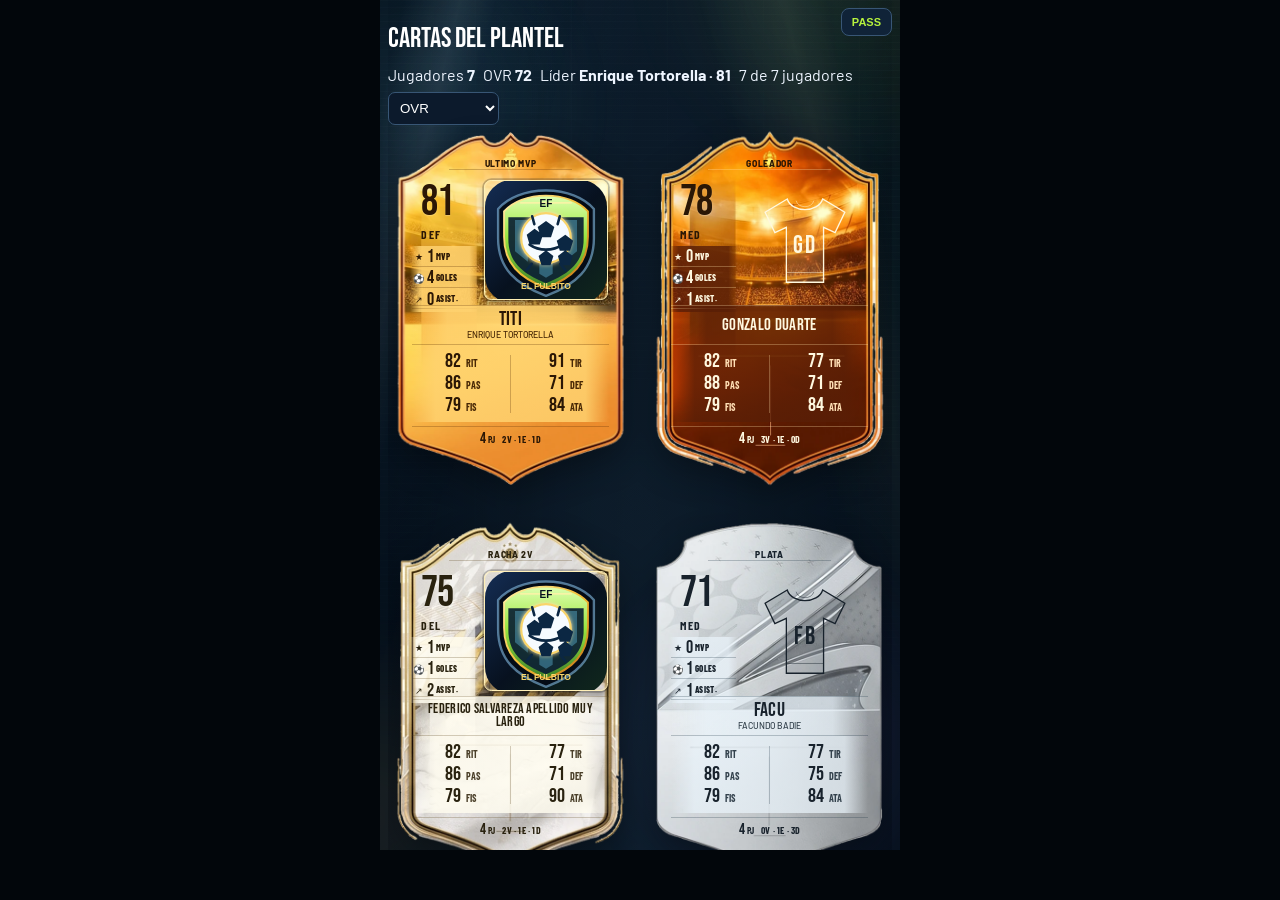
<file: tests/player-stats-compact-frame.html>
<!doctype html>
<html lang="es">
<head><meta charset="utf-8"><title>Player stats compact two-column viewport</title><style>html,body{margin:0;background:#02060b}iframe{display:block;width:520px;height:850px;border:0;margin:0 auto}</style></head>
<body><iframe title="Vista de tarjetas a dos columnas" src="player-stats-browser-harness.html?v=62"></iframe></body>
</html>
</file>
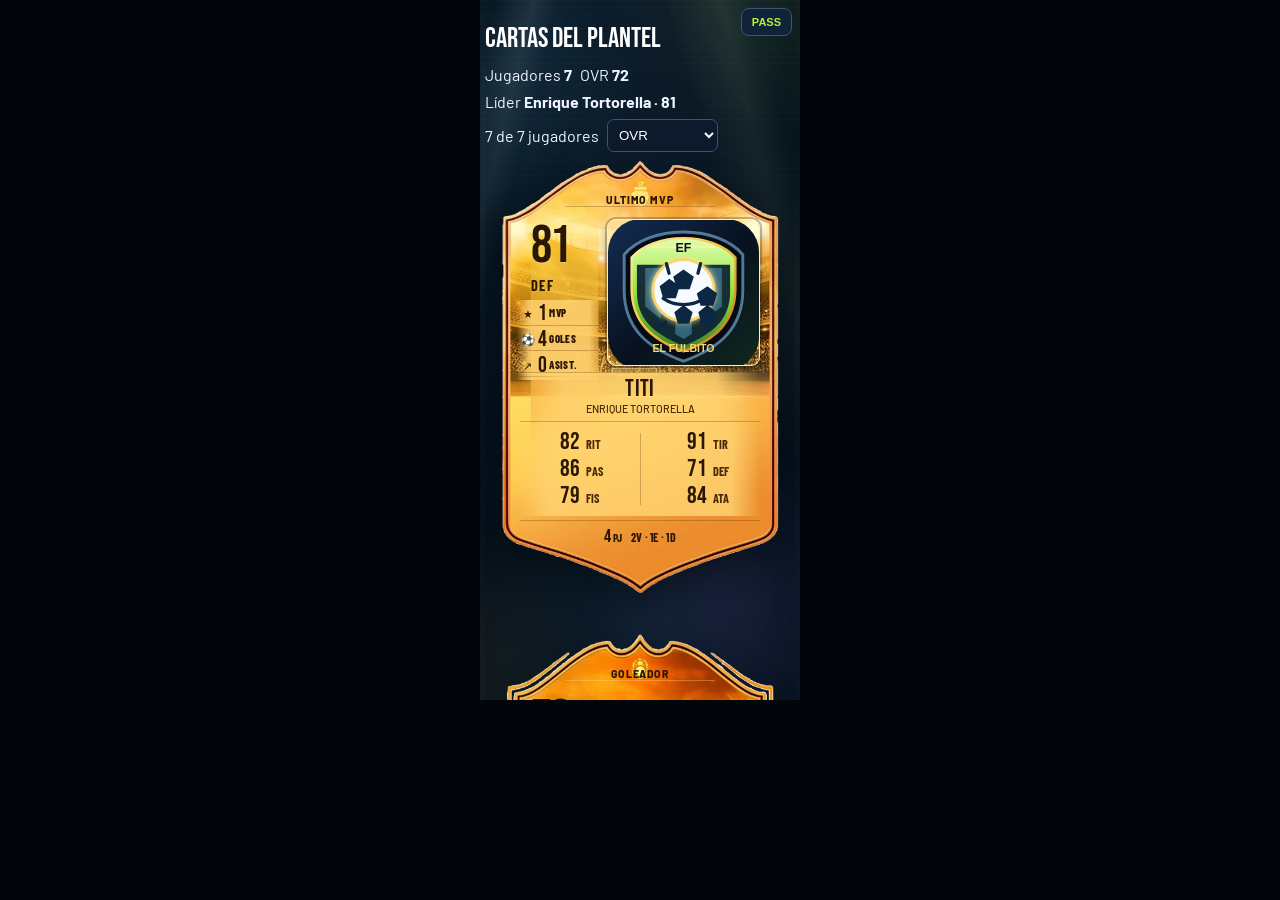
<file: tests/player-stats-mobile-320-frame.html>
<!doctype html>
<html lang="es">
<head><meta charset="utf-8"><title>Player stats narrow mobile viewport</title><style>html,body{margin:0;background:#02060b}iframe{display:block;width:320px;height:700px;border:0;margin:0 auto}</style></head>
<body><iframe title="Vista celular angosta" src="player-stats-browser-harness.html?v=59"></iframe></body>
</html>
</file>
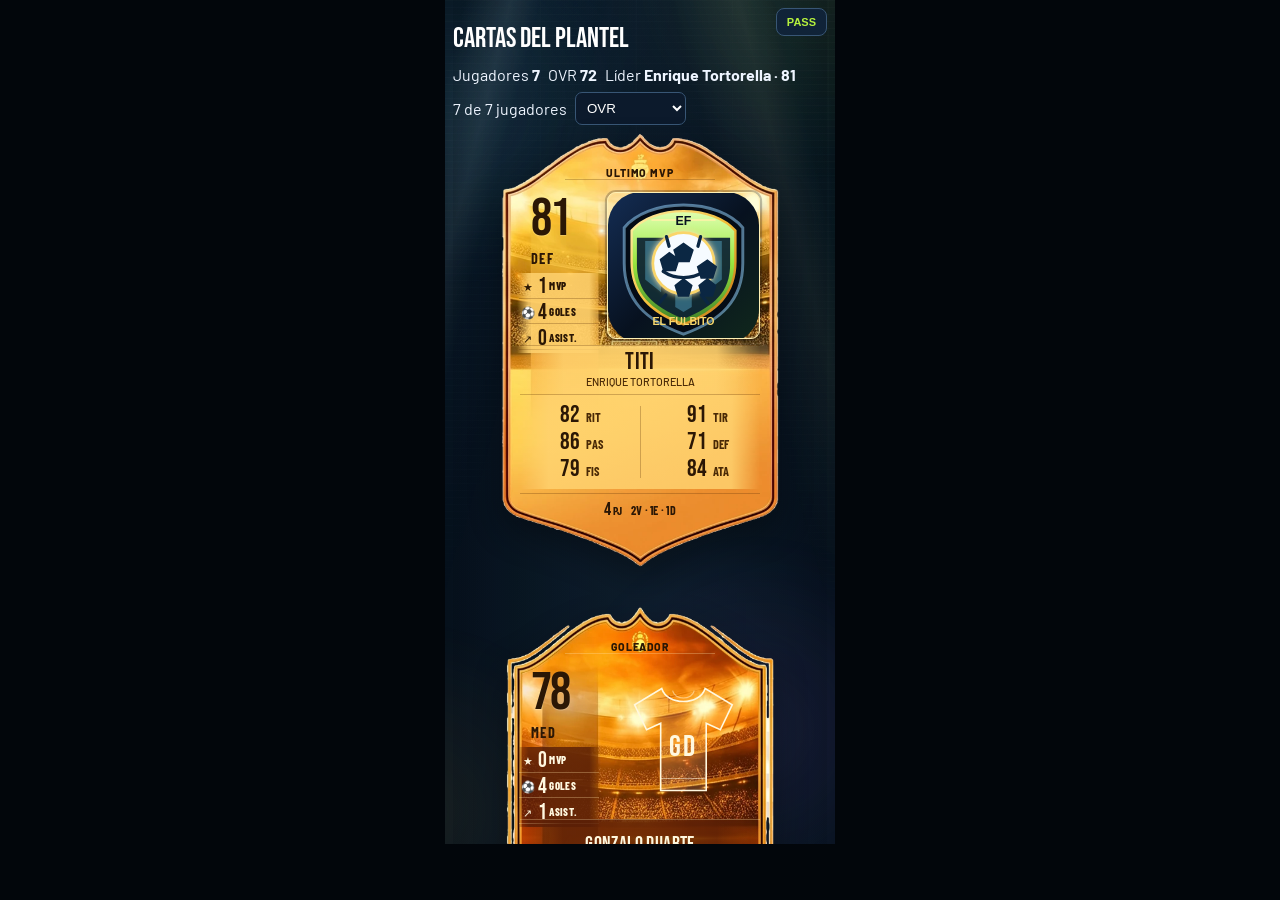
<file: tests/player-stats-mobile-frame.html>
<!doctype html>
<html lang="es">
<head><meta charset="utf-8"><title>Player stats mobile viewport</title><style>html,body{margin:0;background:#02060b}iframe{display:block;width:390px;height:844px;border:0;margin:0 auto}</style></head>
<body><iframe title="Vista celular" src="player-stats-browser-harness.html?v=59"></iframe></body>
</html>
</file>
<file: css/base.css>
:root {
  --gold: #f0c040;
  --gold2: #c8922a;
  --gold-soft: rgba(240,192,64,.14);
  --bg: #0a0e14;
  --bg2: #141a24;
  --bg3: #1c2430;
  --green: #22c55e;
  --red: #ef4444;
  --blue: #3b82f6;
  --purple: #a855f7;
  --lime: #b6f23d;
  --ink: #070b11;
  --panel: rgba(18,25,35,.84);
  --text: #f2f4f8;
  --muted: #8b98ac;
  --border: #262f3d;
  --radius-sm: 8px;
  --radius-md: 12px;
  --radius-lg: 16px;
  --shadow-card: 0 4px 16px rgba(0,0,0,.35);
  --shadow-pop: 0 16px 40px rgba(0,0,0,.5);
  --card-gold: linear-gradient(155deg,#e9c25c 0%,#f9e492 22%,#c9962e 48%,#f2d374 72%,#9c7318 100%);
  --card-silver: linear-gradient(155deg,#c9ced8 0%,#f0f3f7 22%,#8d95a2 48%,#d8dde4 72%,#657081 100%);
  --card-bronze: linear-gradient(155deg,#c8894f 0%,#e5ab70 22%,#8a5426 48%,#d19559 72%,#63380f 100%);
  --card-rare: linear-gradient(155deg,#170744 0%,#5b21b6 30%,#8b5cf6 50%,#3b0f86 75%,#12063a 100%);
  --card-self: linear-gradient(155deg,#062e24 0%,#0f766e 30%,#2dd4bf 50%,#0d5c50 75%,#04241c 100%);
}
*{box-sizing:border-box;margin:0;padding:0}
::selection{background:rgba(240,192,64,.35);color:#fff}
a{color:var(--gold);text-decoration:none}
a:hover{color:#ffd873;text-decoration:underline}
body{
  font-family:'Barlow',sans-serif;color:var(--text);min-height:100vh;overflow-x:hidden;
  -webkit-font-smoothing:antialiased;
  background:
    radial-gradient(ellipse 82% 46% at 50% -12%, rgba(182,242,61,.11), transparent 62%),
    radial-gradient(ellipse 58% 48% at 100% 105%, rgba(240,192,64,.08), transparent 65%),
    radial-gradient(ellipse 48% 34% at 0% 100%, rgba(59,130,246,.07), transparent 60%),
    linear-gradient(115deg, rgba(255,255,255,.018) 1px, transparent 1px),
    linear-gradient(25deg, rgba(255,255,255,.012) 1px, transparent 1px),
    var(--bg);
  background-size:auto,auto,auto,36px 36px,36px 36px,auto;
}

/* ===== ARRANQUE / LOADER ===== */
.app-loader{position:fixed;inset:0;z-index:1000;display:grid;place-content:center;justify-items:center;overflow:hidden;background:radial-gradient(ellipse 44% 24% at 50% 52%,rgba(76,185,255,.18),transparent 70%),radial-gradient(ellipse 52% 36% at 50% 114%,rgba(68,224,133,.11),transparent 72%),linear-gradient(145deg,#060c14 0%,#091524 48%,#07101a 100%);opacity:1;visibility:visible;transition:opacity .32s ease,visibility .32s step-end}.app-loader::before{content:'';position:absolute;inset:-15%;background:repeating-linear-gradient(112deg,transparent 0 31px,rgba(112,216,255,.035) 32px 33px),radial-gradient(ellipse 80% 37% at 50% -8%,rgba(119,199,255,.16),transparent 62%);animation:loaderSweep 4.6s ease-in-out infinite}.app-loader.is-hidden{opacity:0;visibility:hidden;pointer-events:none;transition:opacity .32s ease,visibility .32s step-start}.app-loader-glow{position:absolute;width:min(72vw,440px);height:150px;border-radius:50%;background:radial-gradient(ellipse,rgba(117,224,255,.24),rgba(66,156,255,.08) 38%,transparent 70%);filter:blur(12px);transform:translateY(35px)}.app-loader-gif{position:relative;z-index:1;width:min(76vw,360px);overflow:hidden;border:1px solid rgba(178,225,255,.48);border-radius:13px;background:#e3d7c7;box-shadow:0 0 0 4px rgba(91,178,231,.08),0 20px 42px rgba(0,0,0,.56),0 0 38px rgba(84,193,255,.18)}.app-loader-gif img{display:block;width:100%;height:auto;aspect-ratio:600/338;object-fit:cover}.app-loader-brand{position:relative;z-index:1;margin-top:23px;font-family:'Bebas Neue',sans-serif;font-size:34px;line-height:.9;letter-spacing:2px;color:#eaf5fb;text-shadow:0 0 20px rgba(126,218,255,.36)}.app-loader-brand strong{color:var(--gold);font-weight:inherit}.app-loader-copy{position:relative;z-index:1;margin-top:8px;color:#9eafc1;font-size:10px;font-weight:700;letter-spacing:2.6px}.app-loader-copy::before{content:'⚽';margin-right:7px;color:var(--lime);font-size:9px}@keyframes loaderSweep{0%,100%{transform:translate3d(-2%,-1%,0) scale(1)}50%{transform:translate3d(3%,2%,0) scale(1.05)}}

/* ===== SCREEN SYSTEM ===== */
.screen{display:none;min-height:100vh;padding:16px}
.screen.active{display:block}

/* ===== LOGIN ===== */
#screen-login{
  display:none;align-items:center;justify-content:center;
  background:
    radial-gradient(ellipse 70% 45% at 50% -5%,rgba(34,197,94,.12) 0%,transparent 60%),
    radial-gradient(ellipse 60% 50% at 50% 100%,rgba(240,192,64,.08) 0%,transparent 65%),
    var(--bg);
  padding:20px;
}
#screen-login.active{display:flex;flex-direction:column}
.login-logo{font-family:'Bebas Neue',sans-serif;font-size:76px;letter-spacing:1px;color:var(--gold);text-shadow:0 0 50px rgba(240,192,64,.45);line-height:1;text-align:center}
.login-sub{color:var(--muted);font-size:13px;letter-spacing:4px;text-transform:uppercase;margin-bottom:36px;text-align:center}
.login-box{background:linear-gradient(180deg,var(--bg2),var(--bg3) 220%);border:1px solid var(--border);border-radius:var(--radius-lg);padding:32px;width:100%;max-width:380px;box-shadow:var(--shadow-pop)}
.login-box h2{font-family:'Bebas Neue',sans-serif;font-size:30px;letter-spacing:.5px;margin-bottom:24px;color:var(--gold)}
.form-group{margin-bottom:16px}
.form-group label{display:block;font-size:11.5px;color:var(--muted);margin-bottom:7px;text-transform:uppercase;letter-spacing:1.2px;font-weight:600}
.form-group input,.form-group select{width:100%;background:var(--bg3);border:1.5px solid var(--border);border-radius:var(--radius-sm);padding:12px 14px;color:var(--text);font-size:15px;font-family:'Barlow',sans-serif;outline:none;transition:border-color .2s,box-shadow .2s}
.form-group input:focus,.form-group select:focus{border-color:var(--gold);box-shadow:0 0 0 3px var(--gold-soft)}
.form-group select option{background:var(--bg3)}
.btn-login{width:100%;background:linear-gradient(180deg,#ffd873,var(--gold));color:#171000;font-family:'Bebas Neue',sans-serif;font-size:22px;letter-spacing:2px;border:none;border-radius:var(--radius-sm);padding:14px;cursor:pointer;transition:all .2s;margin-top:8px;box-shadow:0 6px 18px rgba(240,192,64,.25)}
.btn-login:hover{filter:brightness(1.06);transform:translateY(-1px);box-shadow:0 8px 22px rgba(240,192,64,.35)}
.btn-login:active{transform:translateY(0)}
.login-divider{text-align:center;color:var(--muted);font-size:12px;margin:16px 0}
.btn-register{width:100%;background:transparent;border:1.5px solid var(--border);color:var(--text);font-family:'Barlow',sans-serif;font-size:15px;font-weight:500;border-radius:var(--radius-sm);padding:12px;cursor:pointer;transition:all .2s}
.btn-register:hover{border-color:var(--gold);color:var(--gold);background:var(--gold-soft)}
.login-error{color:var(--red);font-size:13px;margin-top:8px;display:none;line-height:1.5}

/* ===== SELECTOR DE CLUBES ===== */
#screen-club{display:none;align-items:center;justify-content:center;background:radial-gradient(ellipse 65% 48% at 50% -8%,rgba(182,242,61,.13),transparent 62%),radial-gradient(ellipse 55% 48% at 50% 105%,rgba(240,192,64,.10),transparent 65%),var(--bg);padding:24px}
#screen-club.active{display:flex}
.club-shell{width:100%;max-width:760px}.club-intro{text-align:center;margin-bottom:22px}.club-intro-crest{width:54px;height:62px;display:grid;place-items:center;margin:0 auto 12px;clip-path:polygon(50% 0,93% 14%,86% 80%,50% 100%,14% 80%,7% 14%);background:linear-gradient(145deg,#dcff75,var(--lime) 52%,#7da724);color:#11180c;font-family:'Bebas Neue',sans-serif;font-size:24px;letter-spacing:-2px;box-shadow:0 0 32px rgba(182,242,61,.2)}.club-intro h1{font-family:'Bebas Neue',sans-serif;font-size:clamp(42px,7vw,65px);letter-spacing:1px;line-height:.9;color:var(--text)}.club-intro h1 strong{color:var(--gold);font-weight:inherit}.club-intro p{color:var(--muted);font-size:13px;margin-top:9px}
.club-box{background:linear-gradient(160deg,rgba(26,35,47,.96),rgba(13,19,27,.98));border:1px solid var(--border);border-radius:20px;padding:22px;box-shadow:var(--shadow-pop)}.club-box-head{display:flex;justify-content:space-between;align-items:flex-start;gap:14px;margin-bottom:16px}.club-box-head h2{font-family:'Bebas Neue',sans-serif;font-size:27px;color:var(--gold);letter-spacing:.55px;line-height:1}.club-box-head p{font-size:11.5px;color:var(--muted);margin-top:5px;line-height:1.4}.club-list{display:grid;grid-template-columns:repeat(2,minmax(0,1fr));gap:10px}.club-card{display:flex;align-items:center;gap:11px;text-align:left;padding:14px 13px;border:1px solid rgba(255,255,255,.1);border-radius:13px;background:rgba(255,255,255,.025);color:var(--text);font-family:'Barlow',sans-serif;cursor:pointer;transition:transform .18s,border-color .18s,background .18s}.club-card:hover{transform:translateY(-2px);border-color:rgba(240,192,64,.55);background:rgba(240,192,64,.08)}.club-card-crest{display:grid;place-items:center;width:38px;height:42px;flex-shrink:0;clip-path:polygon(50% 0,93% 14%,86% 80%,50% 100%,14% 80%,7% 14%);background:linear-gradient(145deg,#ffe18e,var(--gold),#a96e16);color:#221703;font-family:'Bebas Neue',sans-serif;font-size:16px;letter-spacing:-1px}.club-card-crest.has-custom-crest{clip-path:none;background:transparent}.club-card-crest img{width:100%;height:100%;object-fit:contain;filter:drop-shadow(0 3px 4px rgba(0,0,0,.38))}.club-card-copy{min-width:0;flex:1}.club-card-name{font-family:'Barlow Condensed',sans-serif;font-size:18px;font-weight:900;text-transform:uppercase;letter-spacing:.65px;white-space:nowrap;overflow:hidden;text-overflow:ellipsis}.club-card-meta{font-size:9.5px;color:var(--muted);margin-top:2px;text-transform:uppercase;letter-spacing:.45px}.club-card-arrow{color:var(--gold);font-size:17px}.club-empty{grid-column:1/-1;border:1px dashed var(--border);border-radius:12px;padding:20px;color:var(--muted);font-size:13px;text-align:center}
.club-divider{display:flex;align-items:center;gap:10px;color:var(--muted);font-size:10px;text-transform:uppercase;letter-spacing:.9px;margin:19px 0 13px}.club-divider:before,.club-divider:after{content:'';height:1px;flex:1;background:var(--border)}.club-join{display:grid;grid-template-columns:minmax(0,1fr) auto;gap:8px}.club-join input,.club-create input{width:100%;background:var(--bg3);border:1px solid var(--border);border-radius:9px;padding:11px 12px;color:var(--text);font-family:'Barlow',sans-serif;font-size:13px;outline:none;text-transform:uppercase}.club-join input:focus,.club-create input:focus{border-color:var(--gold);box-shadow:0 0 0 3px var(--gold-soft)}.club-create-note{font-size:11px;color:var(--muted);line-height:1.5;margin-bottom:15px}.club-code-reveal{background:rgba(182,242,61,.09);border:1px solid rgba(182,242,61,.28);border-radius:10px;padding:10px 12px;color:var(--lime);font-family:'Bebas Neue',sans-serif;letter-spacing:1.2px;font-size:21px;text-align:center;margin:12px 0}.btn-club-switch{background:rgba(255,255,255,.04);border:1px solid var(--border);border-radius:8px;color:var(--muted);font-size:11px;font-family:'Barlow',sans-serif;font-weight:700;padding:7px 8px;cursor:pointer;max-width:154px;white-space:nowrap;overflow:hidden;text-overflow:ellipsis}.btn-club-switch:hover{color:var(--gold);border-color:rgba(240,192,64,.45)}

/* ===== TOPBAR / IDENTIDAD DEL CLUB ===== */
#screen-app{max-width:1600px;margin:0 auto;padding:0 22px 46px}
.topbar{display:flex;align-items:center;justify-content:space-between;padding:13px 4px 13px;background:rgba(10,14,20,.80);backdrop-filter:blur(18px);border-bottom:1px solid rgba(255,255,255,.08);position:sticky;top:0;z-index:100}
.brand-lockup{display:flex;align-items:center;gap:10px;min-width:0}
.brand-crest{width:34px;height:40px;display:grid;place-items:center;position:relative;isolation:isolate;overflow:hidden;color:#10140b;font-family:'Bebas Neue',sans-serif;font-size:15px;letter-spacing:-2px;font-weight:900;background:linear-gradient(145deg,#dcff75,var(--lime) 52%,#7da724);clip-path:polygon(50% 0,93% 14%,86% 80%,50% 100%,14% 80%,7% 14%);box-shadow:0 0 22px rgba(182,242,61,.22)}
.brand-crest::after{content:'';position:absolute;inset:4px;z-index:-1;border:1px solid rgba(11,17,7,.35);clip-path:inherit}
.brand-crest.has-custom-crest{clip-path:none;overflow:visible;background:transparent;box-shadow:none}.brand-crest.has-custom-crest::after{display:none}.brand-crest.has-custom-crest img{width:100%;height:100%;object-fit:contain;display:block;padding:0;background:transparent;filter:drop-shadow(0 3px 5px rgba(0,0,0,.42))}
.topbar-logo{font-family:'Bebas Neue',sans-serif;font-size:25px;line-height:.9;letter-spacing:1.1px;color:var(--text);text-shadow:none}
.brand-caption{font-size:8px;line-height:1.1;letter-spacing:2px;color:var(--lime);font-weight:700;margin-top:4px}
.topbar-user{display:flex;align-items:center;gap:9px;font-size:12px;color:var(--muted)}
.topbar-avatar{width:32px;height:32px;border-radius:50%;object-fit:cover;border:2px solid var(--gold);background:var(--bg3)}
.topbar-avatar-placeholder{width:32px;height:32px;border-radius:50%;background:var(--bg3);border:2px solid var(--gold);display:flex;align-items:center;justify-content:center;font-size:14px}
.btn-logout{background:none;border:none;color:var(--muted);cursor:pointer;font-size:18px;padding:4px;border-radius:6px;transition:color .2s,background .2s}
.btn-logout:hover{color:var(--red);background:rgba(239,68,68,.12)}

/* ===== NAV TABS ===== */
.nav-tabs{display:flex;margin:0 -4px 6px;background:rgba(15,19,27,.72);backdrop-filter:blur(16px);border-bottom:1px solid rgba(255,255,255,.07);overflow-x:auto;scrollbar-width:none;position:sticky;top:67px;z-index:99}
.nav-tabs::-webkit-scrollbar{display:none}
.nav-tab{appearance:none;flex:1;min-width:70px;padding:11px 8px 10px;text-align:center;font:700 10px 'Barlow',sans-serif;color:var(--muted);cursor:pointer;border:0;border-bottom:2px solid transparent;background:transparent;transition:all .2s;white-space:nowrap;text-transform:uppercase;letter-spacing:.75px}
.nav-tab:hover{color:var(--text)}
.nav-tab.active{color:var(--lime);border-bottom-color:var(--lime);text-shadow:0 0 14px rgba(182,242,61,.36)}
.nav-tab:focus-visible{outline:2px solid var(--cyan,#62d8ff);outline-offset:-3px;color:var(--text)}
.nav-tab-icon{font-size:17px;display:block;margin-bottom:3px}

/* ===== CONTENT TABS ===== */
.tab-content{display:none;padding:18px 0;max-width:1480px;margin:0 auto}
.tab-content.active{display:block}
.tab-content[hidden]{display:none!important}

:where(.podium-card,.bar-row,.scorer-list-row,.rank-row,.leaderboard-list-card)[role="button"]:focus-visible{outline:2px solid var(--cyan,#62d8ff);outline-offset:2px}

/* ===== SECTION HEADER ===== */
.section-header{display:flex;align-items:center;justify-content:space-between;margin-bottom:18px;gap:10px}
.section-title{font-family:'Bebas Neue',sans-serif;font-size:25px;letter-spacing:.5px;color:var(--gold);display:flex;align-items:center;gap:10px}
.badge{background:var(--bg3);border:1px solid var(--border);border-radius:20px;padding:4px 12px;font-size:12px;font-weight:600;color:var(--muted)}

/* ===== BUTTONS ===== */
.btn{display:inline-flex;align-items:center;gap:6px;padding:10px 18px;border-radius:var(--radius-sm);font-family:'Barlow',sans-serif;font-size:14px;font-weight:600;cursor:pointer;border:none;transition:all .15s}
.btn:active{transform:scale(.97)}
.btn-primary{background:linear-gradient(180deg,#ffd873,var(--gold));color:#171000;box-shadow:0 3px 10px rgba(240,192,64,.22)}
.btn-primary:hover{filter:brightness(1.05);transform:translateY(-1px);box-shadow:0 5px 14px rgba(240,192,64,.3)}
.btn-danger{background:var(--red);color:#fff}
.btn-danger:hover{background:#dc2626;transform:translateY(-1px)}
.btn-ghost{background:transparent;border:1.5px solid var(--border);color:var(--text)}
.btn-ghost:hover{border-color:var(--gold);color:var(--gold);background:var(--gold-soft)}
.btn-green{background:var(--green);color:#fff}
.btn-green:hover{background:#1ea850;transform:translateY(-1px)}
.btn-sm{padding:7px 13px;font-size:12.5px}
.btn[disabled]{opacity:.4;cursor:not-allowed}
.btn[disabled]:hover{transform:none;filter:none;box-shadow:none}
</file>
<file: css/jugadores.css>
/* ===== PLANTEL / CARTAS DEL CLUB ===== */
.players-grid{display:grid;grid-template-columns:repeat(auto-fit,minmax(178px,1fr));gap:26px 20px;align-items:start}
.fifa-card{
  position:relative;width:100%;max-width:222px;justify-self:center;
  clip-path:polygon(50% 0, 80% 4.5%, 100% 14%, 100% 84%, 50% 100%, 0 84%, 0 14%, 20% 4.5%);
  padding:20px 17px 30px;background:var(--card-gold);cursor:pointer;
  transition:transform .28s cubic-bezier(.16,1,.3,1),filter .28s ease;
  aspect-ratio:.675;min-height:264px;display:flex;flex-direction:column;align-items:center;
  overflow:hidden;filter:drop-shadow(0 12px 18px rgba(0,0,0,.48));isolation:isolate;
}
.fifa-card:hover{transform:translateY(-9px) scale(1.025);filter:drop-shadow(0 21px 28px rgba(240,192,64,.32))}
.fifa-card::before{content:'';position:absolute;inset:0;pointer-events:none;z-index:-1;background:radial-gradient(ellipse 130% 54% at 50% -12%,rgba(255,255,255,.50),transparent 56%),repeating-linear-gradient(90deg,rgba(255,255,255,.06) 0 1px,transparent 1px 7px),repeating-linear-gradient(0deg,rgba(0,0,0,.025) 0 1px,transparent 1px 9px),linear-gradient(180deg,transparent 54%,rgba(0,0,0,.24) 100%)}
.fifa-card::after{content:'';position:absolute;inset:7px;pointer-events:none;z-index:-1;clip-path:polygon(50% 0,80% 4.5%,100% 14%,100% 84%,50% 100%,0 84%,0 14%,20% 4.5%);box-shadow:inset 0 0 0 1px rgba(0,0,0,.28),inset 0 0 0 3px rgba(255,255,255,.18),inset 0 -18px 28px rgba(0,0,0,.14)}
.fifa-shine{position:absolute;inset:0;pointer-events:none;z-index:2;background:linear-gradient(115deg,transparent 36%,rgba(255,255,255,.40) 49%,rgba(255,255,255,.13) 55%,transparent 66%);transform:translateX(-135%);transition:transform .78s cubic-bezier(.25,.8,.35,1)}
.fifa-card:hover .fifa-shine{transform:translateX(135%)}

.fifa-card.silver{background:var(--card-silver)}
.fifa-card.bronze{background:var(--card-bronze)}
.fifa-card.rare{background:var(--card-rare)}
.fifa-card.rare::before{background:radial-gradient(ellipse 130% 54% at 50% -12%,rgba(216,180,254,.50),transparent 56%),repeating-linear-gradient(90deg,rgba(255,255,255,.06) 0 1px,transparent 1px 7px),linear-gradient(180deg,transparent 54%,rgba(0,0,0,.32) 100%)}
.fifa-card.rare::after{box-shadow:inset 0 0 0 1px rgba(242,232,255,.30),inset 0 0 0 3px rgba(255,255,255,.08),inset 0 -18px 28px rgba(0,0,0,.25)}
.fifa-card.rare:hover{filter:drop-shadow(0 21px 28px rgba(168,85,247,.43))}

.fifa-top{display:flex;align-items:center;justify-content:center;gap:clamp(9px,1.1vw,13px);width:100%;margin-top:2px;position:relative;z-index:1}
.fifa-left{display:flex;flex-direction:column;align-items:center;line-height:1}
.fifa-card-overall{font-family:'Bebas Neue',sans-serif;font-size:clamp(38px,3vw,48px);color:#211400;line-height:.88;text-align:center;text-shadow:0 1px 0 rgba(255,255,255,.38)}
.fifa-card-pos{font-family:'Bebas Neue',sans-serif;font-size:clamp(12px,1vw,15px);color:#211400;text-align:center;letter-spacing:2px;margin-top:4px;padding-top:4px;border-top:1px solid rgba(0,0,0,.30);min-width:34px}
.fifa-card-tier{font-family:'Bebas Neue',sans-serif;font-size:8px;letter-spacing:2.2px;color:#211400;opacity:.72;margin-top:4px;text-transform:uppercase}
.fifa-card-photo{width:clamp(60px,4.8vw,74px);height:clamp(60px,4.8vw,74px);border-radius:50%;object-fit:cover;object-position:top center;background:rgba(0,0,0,.18);border:2px solid rgba(0,0,0,.30);box-shadow:0 0 0 3px rgba(255,255,255,.23),0 7px 15px rgba(0,0,0,.28);flex-shrink:0}
.fifa-photo-ph{display:flex;align-items:center;justify-content:center;font-size:clamp(25px,2vw,31px)}
.fifa-divider{width:82%;height:2px;margin:10px 0 6px;position:relative;z-index:1;background:linear-gradient(90deg,transparent,rgba(0,0,0,.38) 18%,rgba(0,0,0,.38) 82%,transparent)}
.fifa-card-name{font-family:'Barlow Condensed',sans-serif;font-size:clamp(15px,1.15vw,18px);font-weight:900;color:#211400;text-align:center;text-transform:uppercase;letter-spacing:1.35px;line-height:1.05;max-width:92%;overflow:hidden;text-overflow:ellipsis;white-space:nowrap;position:relative;z-index:1;text-shadow:0 1px 0 rgba(255,255,255,.30)}
.fifa-card-stats{display:grid;grid-template-columns:1fr 1fr;gap:3px 0;margin-top:9px;width:86%;position:relative;z-index:1}
.fifa-card-stats::before{content:'';position:absolute;left:50%;top:2px;bottom:2px;width:1px;background:rgba(0,0,0,.26)}
.fifa-card-stat{display:flex;align-items:baseline;justify-content:center;gap:4px;font-size:clamp(8.5px,.7vw,10px);font-weight:700;color:#211400;line-height:1.42;border-radius:5px}
.fifa-card-stat span:first-child{font-family:'Bebas Neue',sans-serif;font-size:clamp(13px,1vw,15px)}
.fifa-card-stat.best{background:rgba(0,0,0,.14)}
.fifa-card-stat.best span:first-child{font-size:clamp(14px,1.1vw,16px)}
.fifa-card-record{margin:11px auto 2px;font-family:'Barlow Condensed',sans-serif;font-size:clamp(10px,.8vw,11.5px);font-weight:700;letter-spacing:.5px;color:#211400;background:rgba(0,0,0,.15);border:1px solid rgba(0,0,0,.18);border-radius:999px;padding:3px 10px;position:relative;z-index:1;white-space:nowrap;max-width:92%;overflow:hidden;text-overflow:ellipsis}

.fifa-card.silver .fifa-card-overall,.fifa-card.silver .fifa-card-pos,.fifa-card.silver .fifa-card-name,
.fifa-card.silver .fifa-card-stat,.fifa-card.silver .fifa-card-record,.fifa-card.silver .fifa-card-tier{color:#14171d}
.fifa-card.bronze .fifa-card-overall,.fifa-card.bronze .fifa-card-pos,.fifa-card.bronze .fifa-card-name,
.fifa-card.bronze .fifa-card-stat,.fifa-card.bronze .fifa-card-record,.fifa-card.bronze .fifa-card-tier{color:#230e02}
.fifa-card.rare .fifa-card-overall,.fifa-card.rare .fifa-card-pos,.fifa-card.rare .fifa-card-name,
.fifa-card.rare .fifa-card-stat,.fifa-card.rare .fifa-card-record,.fifa-card.rare .fifa-card-tier{color:#f2e8ff}
.fifa-card.rare .fifa-card-overall{text-shadow:0 0 14px rgba(216,180,254,.55)}
.fifa-card.rare .fifa-card-name{text-shadow:0 0 10px rgba(216,180,254,.4)}
.fifa-card.rare .fifa-card-pos{border-top-color:rgba(242,232,255,.4)}
.fifa-card.rare .fifa-divider{background:linear-gradient(90deg, transparent, rgba(242,232,255,.4) 18%, rgba(242,232,255,.4) 82%, transparent)}
.fifa-card.rare .fifa-card-stats::before{background:rgba(242,232,255,.3)}
.fifa-card.rare .fifa-card-stat.best{background:rgba(255,255,255,.13)}
.fifa-card.rare .fifa-card-photo{border-color:rgba(242,232,255,.4);box-shadow:0 0 0 2px rgba(139,92,246,.45), 0 0 16px rgba(168,85,247,.4)}
.fifa-card.rare .fifa-card-record{background:rgba(255,255,255,.12);border-color:rgba(255,255,255,.18)}

/* Retrato de carta: ocupa el tramo que antes quedaba vacío, sin exigir fotos profesionales. */
.fifa-card-portrait{position:absolute;z-index:0;left:8%;bottom:11px;width:84%;height:38%;overflow:hidden;pointer-events:none;clip-path:polygon(50% 0,91% 9%,100% 27%,94% 100%,6% 100%,0 27%,9% 9%);opacity:.83;-webkit-mask-image:linear-gradient(to bottom,transparent 0%,rgba(0,0,0,.25) 23%,#000 58%);mask-image:linear-gradient(to bottom,transparent 0%,rgba(0,0,0,.25) 23%,#000 58%)}
.fifa-card-portrait img{display:block;width:100%;height:100%;object-fit:cover;object-position:center 30%;filter:saturate(1.18) contrast(1.12) drop-shadow(0 9px 13px rgba(0,0,0,.36));transform:translateY(4%) scale(1.08);animation:portraitDrift 6.5s ease-in-out infinite alternate}
.fifa-card-portrait::after{content:'';position:absolute;inset:0;background:linear-gradient(180deg,transparent 22%,rgba(8,8,20,.05) 54%,rgba(7,8,17,.38) 100%),linear-gradient(118deg,transparent 31%,rgba(255,255,255,.17) 47%,transparent 59%);background-size:100% 100%,220% 100%;background-position:center,0% 0%;animation:portraitSheen 8s ease-in-out infinite}
.fifa-card-portrait.is-placeholder{display:grid;place-items:end center;padding-bottom:12px;background:radial-gradient(ellipse at center 110%,rgba(255,255,255,.2),transparent 60%);color:rgba(255,255,255,.36);font-size:42px}
.fifa-card.gold .fifa-card-portrait::after{background:linear-gradient(180deg,transparent 22%,rgba(92,54,0,.08) 54%,rgba(58,31,0,.40) 100%),linear-gradient(118deg,transparent 31%,rgba(255,247,189,.20) 47%,transparent 59%);background-size:100% 100%,220% 100%;background-position:center,0% 0%}
.fifa-card.rare .fifa-card-portrait{opacity:.93;filter:drop-shadow(0 0 15px rgba(188,139,255,.32))}
.fifa-card.rare .fifa-card-portrait::after{background:linear-gradient(180deg,transparent 21%,rgba(66,17,112,.10) 52%,rgba(24,6,53,.42) 100%),linear-gradient(118deg,transparent 31%,rgba(239,212,255,.24) 47%,transparent 59%);background-size:100% 100%,220% 100%;background-position:center,0% 0%}
/* ===== CLUB HOUSE: CABECERA Y CONTROLES DEL PLANTEL ===== */
.roster-hero{position:relative;isolation:isolate;overflow:hidden;display:flex;align-items:center;justify-content:space-between;gap:20px;min-height:150px;padding:26px 28px;margin-bottom:12px;border:1px solid rgba(182,242,61,.25);border-radius:20px;background:linear-gradient(118deg,rgba(22,38,22,.94),rgba(18,25,35,.91) 52%,rgba(31,25,50,.86));box-shadow:0 18px 38px rgba(0,0,0,.23)}
.roster-hero::before{content:'';position:absolute;inset:0;z-index:-1;opacity:.42;background:linear-gradient(112deg,transparent 0 45%,rgba(182,242,61,.08) 45.1% 45.35%,transparent 45.5% 100%),repeating-radial-gradient(ellipse at 112% 120%,transparent 0 32px,rgba(182,242,61,.11) 33px 34px,transparent 35px 58px)}
.roster-hero::after{content:'FDS';position:absolute;right:22px;bottom:-43px;z-index:-1;font-family:'Bebas Neue',sans-serif;font-size:180px;letter-spacing:-10px;color:rgba(182,242,61,.06);line-height:1}
.roster-hero-copy{min-width:0}
.roster-kicker{display:flex;align-items:center;gap:7px;font-size:9px;letter-spacing:1.6px;color:var(--lime);font-weight:800;margin-bottom:6px}
.roster-kicker span{width:7px;height:7px;border-radius:50%;background:var(--lime);box-shadow:0 0 0 4px rgba(182,242,61,.12),0 0 14px rgba(182,242,61,.7)}
.roster-hero h1{font-family:'Bebas Neue',sans-serif;font-size:clamp(40px,5vw,58px);letter-spacing:.7px;line-height:.88;color:var(--text)}
.roster-hero p{color:#afbac8;font-size:13px;margin-top:8px;letter-spacing:.1px}
.roster-hero-actions{display:flex;gap:8px;align-items:center;flex-shrink:0}
.roster-hero-actions .btn-primary{background:linear-gradient(180deg,#d9ff74,var(--lime));color:#131b08;box-shadow:0 5px 16px rgba(182,242,61,.22)}
.roster-toolbar{display:flex;align-items:center;justify-content:space-between;gap:16px;padding:12px 14px;margin-bottom:26px;border:1px solid rgba(255,255,255,.07);border-radius:14px;background:rgba(18,25,35,.68);backdrop-filter:blur(12px)}
.roster-summary{display:flex;align-items:stretch;gap:0;min-width:0}
.roster-metric{display:flex;flex-direction:column;justify-content:center;min-width:88px;padding:0 16px;border-right:1px solid rgba(255,255,255,.09)}
.roster-metric:first-child{padding-left:2px}.roster-metric:last-child{border-right:0}
.roster-metric span{font-size:9px;color:var(--muted);font-weight:700;letter-spacing:.8px;white-space:nowrap}
.roster-metric b{font-family:'Bebas Neue',sans-serif;font-size:23px;line-height:1.05;color:var(--text);font-weight:400;letter-spacing:.4px;white-space:nowrap}
.roster-metric:first-child b{color:var(--lime)}
.roster-leader{max-width:190px}.roster-leader b{overflow:hidden;text-overflow:ellipsis}
.roster-controls{display:flex;align-items:center;gap:8px;flex-shrink:0}
.roster-search{display:flex;align-items:center;gap:6px;height:36px;min-width:190px;padding:0 10px;color:var(--muted);background:rgba(7,11,17,.66);border:1px solid rgba(255,255,255,.12);border-radius:9px;transition:border-color .18s,box-shadow .18s}
.roster-search:focus-within{border-color:rgba(182,242,61,.62);box-shadow:0 0 0 3px rgba(182,242,61,.10)}
.roster-search span{font-family:'Bebas Neue',sans-serif;font-size:22px;line-height:1;color:var(--lime)}
.roster-search input,.roster-controls select{appearance:none;border:0;outline:0;color:var(--text);font:600 12px 'Barlow',sans-serif;background:transparent;min-width:0}
.roster-search input{width:100%}.roster-search input::placeholder{color:#718096}
.roster-controls select{height:36px;padding:0 27px 0 10px;border:1px solid rgba(255,255,255,.12);border-radius:9px;background:linear-gradient(45deg,transparent 50%,var(--lime) 50%) calc(100% - 11px) 15px/5px 5px no-repeat,linear-gradient(135deg,var(--lime) 50%,transparent 50%) calc(100% - 7px) 15px/5px 5px no-repeat,rgba(7,11,17,.66);cursor:pointer}
.roster-controls select option{background:var(--bg3)}
.roster-grid-head{display:flex;align-items:end;justify-content:space-between;gap:12px;margin-bottom:15px}
.roster-eyebrow{font-size:9px;font-weight:800;letter-spacing:1.55px;color:var(--lime);margin-bottom:4px}
.roster-grid-head h2{font-family:'Bebas Neue',sans-serif;font-size:29px;line-height:1;letter-spacing:.6px;color:var(--text)}
.roster-visible-count{font-size:11px;color:var(--muted);font-weight:700;border:1px solid rgba(255,255,255,.1);background:rgba(255,255,255,.035);border-radius:999px;padding:6px 10px;white-space:nowrap}

/* ===== PLAYER DETAIL MODAL ===== */
.modal-overlay{position:fixed;inset:0;background:rgba(6,8,12,.88);backdrop-filter:blur(3px);z-index:200;display:none;align-items:center;justify-content:center;padding:16px}
.modal-overlay.open{display:flex}
.modal{background:linear-gradient(180deg,var(--bg2),var(--bg3) 260%);border:1px solid var(--border);border-radius:var(--radius-lg);width:100%;max-width:420px;max-height:90vh;overflow-y:auto;padding:24px;box-shadow:var(--shadow-pop)}
.modal h2{font-family:'Bebas Neue',sans-serif;font-size:28px;letter-spacing:.5px;color:var(--gold);margin-bottom:16px}
.modal-close{float:right;background:none;border:none;color:var(--muted);font-size:22px;cursor:pointer;margin-top:-4px;padding:4px;border-radius:6px;transition:all .15s}
.modal-close:hover{color:var(--text);background:var(--bg3)}
</file>
<file: css/equipos.css>
/* ===== TEAMS ===== */
.field-selector{display:grid;grid-template-columns:1fr 1fr 1fr;gap:10px;margin-bottom:20px}
.field-btn{appearance:none;width:100%;background:var(--bg2);border:2px solid var(--border);border-radius:var(--radius-md);padding:14px 8px;text-align:center;cursor:pointer;transition:all .2s;color:inherit;font:inherit}
.field-btn:hover{border-color:#3a4557}
.field-btn:focus-visible{outline:2px solid #5ad7ff;outline-offset:2px}
.field-btn.selected{border-color:var(--gold);background:var(--gold-soft);box-shadow:0 3px 12px rgba(240,192,64,.12)}
.field-btn-icon{font-size:28px;display:block;margin-bottom:4px}
.field-btn-label{font-family:'Bebas Neue',sans-serif;font-size:16px;color:var(--gold)}
.field-btn-sub{font-size:10px;color:var(--muted)}
.field-capacity-note{margin-top:-10px;font-size:11px;line-height:1.4;color:var(--muted)}

.teams-container{display:grid;gap:12px}
.team-card{background:var(--bg2);border:1px solid var(--border);border-radius:var(--radius-md);overflow:hidden;box-shadow:var(--shadow-card)}
.team-header{padding:12px 16px;display:flex;align-items:center;justify-content:space-between;font-family:'Bebas Neue',sans-serif;font-size:20px;letter-spacing:.5px}
.team-header.team-a{background:linear-gradient(135deg,#1e3a5f,#2563eb1a);border-bottom:2px solid #3b82f6;color:#60a5fa}
.team-header.team-b{background:linear-gradient(135deg,#5f1e1e,#dc26261a);border-bottom:2px solid #ef4444;color:#f87171}
.team-header.team-c{background:linear-gradient(135deg,#3b1e5f,#9333ea1a);border-bottom:2px solid #a855f7;color:#c084fc}
.team-overall{font-size:13px;opacity:.75;font-family:'Barlow',sans-serif;font-weight:600}
.team-player-row{display:flex;align-items:center;gap:10px;min-width:0;padding:9px 16px;border-bottom:1px solid rgba(255,255,255,.045)}
.team-player-row:last-child{border-bottom:none}
.team-player-pos-badge{flex:0 0 auto;background:var(--bg3);border-radius:4px;padding:2px 6px;font-size:10px;font-weight:700;min-width:28px;text-align:center;color:var(--muted)}
.team-player-name{flex:1;min-width:0;overflow:hidden;text-overflow:ellipsis;white-space:nowrap;font-size:14px;font-weight:600}
.team-player-ovr{flex:0 0 auto;font-family:'Bebas Neue',sans-serif;font-size:19px;color:var(--gold)}
.team-edit-controls{display:flex;flex:0 0 auto;gap:4px}
.team-build-summary{display:flex;justify-content:space-between;align-items:center;gap:10px;margin-bottom:10px;padding:9px 12px;border:1px solid rgba(90,215,255,.2);border-radius:8px;background:rgba(9,29,45,.72);font-size:11px;color:var(--muted)}
.team-build-summary strong{color:var(--text)}
.team-validation-banner{margin-bottom:10px;padding:9px 12px;border:1px solid rgba(239,68,68,.45);border-radius:8px;background:rgba(239,68,68,.1);font-size:12px;line-height:1.4;color:#fca5a5}
.team-warning{padding:10px 16px;background:rgba(239,68,68,.1);font-size:12px;color:var(--red)}

@media(max-width:480px){
  .field-selector{gap:6px}
  .field-btn{padding:10px 4px}
  .field-btn-icon{font-size:22px}
  .field-btn-sub{font-size:9px;line-height:1.15}
  .team-header{gap:8px;padding:10px 12px}
  .team-header>span:first-child{min-width:0}
  .team-overall{flex:0 1 auto;text-align:right;line-height:1.15;overflow-wrap:anywhere}
  .team-player-row{gap:7px;padding:8px 10px}
  .team-player-name{display:-webkit-box;white-space:normal;overflow-wrap:anywhere;-webkit-box-orient:vertical;-webkit-line-clamp:2;line-clamp:2;font-size:13px;line-height:1.15}
  .team-player-ovr{font-size:17px}
  .team-edit-controls button{padding:4px 6px!important}
  .team-build-summary{align-items:flex-start;flex-direction:column;gap:3px}
}
</file>
<file: css/goles.css>
/* ===== GOLES — planilla en vivo ===== */
.goles-select{width:100%;background:var(--bg3);border:1.5px solid var(--border);border-radius:var(--radius-sm);color:var(--text);padding:10px 12px;font-family:'Barlow',sans-serif;font-size:14px;outline:none;margin-bottom:12px;color-scheme:dark}
.goles-select:focus{border-color:var(--gold)}
/* Keep the scoreboard in document flow: theme panels use relative positioning. */
.score-board{display:flex;align-items:stretch;gap:6px;background:linear-gradient(180deg,var(--bg2),var(--bg3) 200%);border:1px solid var(--border);border-radius:var(--radius-lg);padding:14px 10px;box-shadow:var(--shadow-card);margin-bottom:6px;position:relative;top:auto;z-index:auto;backdrop-filter:blur(8px)}
.score-side{flex:1;text-align:center;min-width:0}
.score-side .sname{font-family:'Bebas Neue',sans-serif;font-size:15px;letter-spacing:1.5px;white-space:nowrap;overflow:hidden;text-overflow:ellipsis}
.score-side .snum{font-family:'Bebas Neue',sans-serif;font-size:54px;line-height:.95}
.score-sep{align-self:center;font-family:'Bebas Neue',sans-serif;font-size:28px;color:var(--muted);opacity:.5}
.sc0{color:#60a5fa}.sc1{color:#f87171}.sc2{color:#c084fc}
.save-state{font-size:11px;color:var(--muted);text-align:center;height:16px;margin-bottom:10px;letter-spacing:.4px}
.goal-team{background:var(--bg2);border:1px solid var(--border);border-radius:var(--radius-md);overflow:hidden;margin-bottom:12px;box-shadow:var(--shadow-card)}
.goal-row{display:flex;align-items:center;gap:8px;padding:8px 12px;border-bottom:1px solid rgba(255,255,255,.045)}
.goal-row:last-child{border-bottom:none}
.goal-row.extra{background:rgba(255,255,255,.022)}
.goal-row.scored{background:rgba(240,192,64,.06)}
.goal-name{flex:1;font-size:14px;font-weight:600;min-width:0;overflow:hidden;text-overflow:ellipsis;white-space:nowrap}
.goal-assist-count{flex:0 0 auto;padding:3px 6px;border-radius:999px;background:rgba(167,139,250,.1);border:1px solid rgba(167,139,250,.22);color:#c4b5fd;font-size:10px;font-weight:700;white-space:nowrap}
.goal-count{font-family:'Bebas Neue',sans-serif;font-size:26px;width:34px;text-align:center;color:var(--gold);line-height:1}
.goal-count.zero{color:var(--muted);opacity:.45}
.goal-btn{width:40px;height:40px;flex-shrink:0;border-radius:var(--radius-sm);border:1.5px solid var(--border);background:var(--bg3);color:var(--text);font-size:22px;font-family:'Bebas Neue',sans-serif;line-height:1;cursor:pointer;display:flex;align-items:center;justify-content:center;transition:transform .1s,background .15s;user-select:none;-webkit-tap-highlight-color:transparent}
.goal-btn:active{transform:scale(.88)}
.goal-btn.plus{border-color:rgba(34,197,94,.55);color:var(--green)}
.goal-btn.plus:hover{background:rgba(34,197,94,.14)}
.goal-btn.minus{border-color:rgba(239,68,68,.32);color:var(--red)}
.goal-btn.minus:hover{background:rgba(239,68,68,.12)}
.goal-hint{font-size:11.5px;color:var(--muted);line-height:1.6;text-align:center;margin-top:10px}
.goal-no-score-state{position:relative;overflow:hidden;padding:24px;border:1px solid rgba(91,205,255,.28);border-radius:var(--radius-lg);background:radial-gradient(circle at 50% 0,rgba(43,160,205,.14),transparent 44%),linear-gradient(155deg,rgba(17,39,58,.96),rgba(7,17,28,.98));box-shadow:var(--shadow-card);text-align:center}
.goal-no-score-state::before{content:'';position:absolute;inset:0;pointer-events:none;background:linear-gradient(115deg,transparent 25%,rgba(255,255,255,.035) 50%,transparent 75%);transform:translateX(-100%);animation:goalNoScoreSweep 6s ease-in-out infinite}
.goal-no-score-icon{position:relative;font-size:34px;line-height:1;margin-bottom:8px}
.goal-no-score-kicker{position:relative;color:var(--lime);font:800 10px 'Barlow Condensed',sans-serif;letter-spacing:1.5px}
.goal-no-score-state h2{position:relative;margin:3px 0 7px;font:400 27px 'Bebas Neue',sans-serif;letter-spacing:.8px}
.goal-no-score-state>p{position:relative;max-width:620px;margin:0 auto 16px;color:var(--muted);font-size:13px;line-height:1.5}
.goal-no-score-state>p strong{color:var(--gold)}
.goal-no-score-teams{position:relative;display:grid;grid-template-columns:repeat(2,minmax(0,1fr));gap:8px;margin-bottom:16px;text-align:left}
.goal-no-score-teams.teams-3{grid-template-columns:repeat(3,minmax(0,1fr))}
.goal-no-score-team{min-width:0;padding:11px 12px;border:1px solid rgba(137,173,203,.18);border-radius:10px;background:rgba(5,15,25,.48)}
.goal-no-score-team b,.goal-no-score-team span{display:block}
.goal-no-score-team b{margin-bottom:4px;font:800 12px 'Barlow Condensed',sans-serif;letter-spacing:.7px}
.goal-no-score-team span{overflow:hidden;color:var(--muted);font-size:11px;line-height:1.4;text-overflow:ellipsis;white-space:nowrap}
@keyframes goalNoScoreSweep{0%,35%{transform:translateX(-100%)}65%,100%{transform:translateX(100%)}}
.goal-locked{display:grid;place-items:center;width:76px;min-width:76px;height:34px;border:1px solid rgba(148,163,184,.24);border-radius:8px;background:rgba(15,23,42,.52);color:#94a3b8;font-size:13px}
.assist-partial-note{margin:0 0 8px;padding:7px 9px;border:1px solid rgba(251,191,36,.28);border-radius:8px;background:rgba(120,74,8,.12);color:#fcd878;font-size:10.5px;line-height:1.4}
.goal-event-log{margin:4px 0 12px;border:1px solid rgba(167,139,250,.24);border-radius:var(--radius-md);background:linear-gradient(145deg,rgba(80,48,125,.1),rgba(7,18,30,.72));overflow:hidden}
.goal-event-log-head{display:flex;align-items:center;justify-content:space-between;gap:10px;padding:9px 12px;border-bottom:1px solid rgba(167,139,250,.18);font-family:'Barlow Condensed',sans-serif;font-size:12px;font-weight:800;letter-spacing:.8px;color:#ddd6fe}
.goal-event-log-head small{font:500 10px 'Barlow',sans-serif;color:var(--muted);letter-spacing:0}
.goal-event-log-list{max-height:220px;overflow:auto}
.goal-event-line{display:flex;align-items:center;gap:9px;padding:8px 12px;border-bottom:1px solid rgba(255,255,255,.045);font-size:12px}
.goal-event-line:last-child{border-bottom:0}
.goal-event-number{display:grid;place-items:center;width:22px;height:22px;flex:0 0 22px;border-radius:50%;background:rgba(167,139,250,.12);color:#c4b5fd;font:700 11px 'Barlow Condensed',sans-serif}
.goal-event-line>span:last-child{min-width:0}
.goal-event-line b,.goal-event-line small{display:block;overflow:hidden;text-overflow:ellipsis;white-space:nowrap}
.goal-event-line small{color:var(--muted);font-size:10.5px;margin-top:2px}
@keyframes goalPop{0%{transform:scale(1)}45%{transform:scale(1.5)}100%{transform:scale(1)}}
.goal-count.pop{animation:goalPop .28s ease}

/* Asistencia del gol: en celular se comporta como una hoja inferior para que
   la elección sea rápida y los nombres mantengan un área táctil cómoda. */
.modal.goal-assist-modal{position:relative;width:min(460px,100%);max-width:460px;max-height:88vh;max-height:min(720px,88dvh);padding:22px;background:linear-gradient(155deg,#14273a 0%,#091522 58%,#07101a 100%);border:1px solid rgba(91,205,255,.42);box-shadow:0 28px 80px rgba(0,0,0,.66),0 0 44px rgba(44,184,232,.12);overflow:auto}
.modal.goal-assist-modal::before{display:none!important}
.goal-assist-kicker{display:flex;align-items:center;gap:7px;color:var(--lime);font-family:'Barlow Condensed',sans-serif;font-size:11px;font-weight:800;letter-spacing:1.35px;text-transform:uppercase;margin:2px 32px 7px 0}
.goal-assist-kicker::before{content:'';width:7px;height:7px;border-radius:50%;background:var(--lime);box-shadow:0 0 12px var(--lime)}
.goal-assist-title{font-family:'Bebas Neue',sans-serif;font-size:31px;line-height:1.05;letter-spacing:.7px;color:var(--text);margin:0 34px 5px 0}
.goal-assist-title strong{color:var(--gold);font-weight:400}
.goal-assist-question{color:var(--muted);font-size:13px;line-height:1.45;margin:0 0 15px}
.goal-assist-list{display:grid;gap:7px;max-height:300px;overflow:auto;padding:1px 3px 1px 1px;scrollbar-width:thin}
.goal-assist-player{display:flex;align-items:center;gap:10px;width:100%;min-height:50px;padding:9px 12px;border:1px solid rgba(137,173,203,.22);border-radius:11px;background:rgba(7,18,30,.72);color:var(--text);font:700 14px 'Barlow',sans-serif;text-align:left;cursor:pointer;transition:border-color .16s,background .16s,transform .1s}
.goal-assist-player:hover{border-color:rgba(91,205,255,.62);background:rgba(32,90,120,.25)}
.goal-assist-player:active{transform:scale(.985)}
.goal-assist-player .goal-assist-avatar{display:grid;place-items:center;width:31px;height:31px;flex:0 0 31px;border-radius:50%;background:linear-gradient(145deg,rgba(82,198,246,.32),rgba(52,91,127,.18));border:1px solid rgba(115,213,255,.3);color:#c9f2ff;font-family:'Bebas Neue',sans-serif;font-size:15px;letter-spacing:.5px}
.goal-assist-player small{display:block;color:var(--muted);font-size:10px;font-weight:500;margin-top:2px}
.goal-assist-divider{display:flex;align-items:center;gap:10px;color:var(--muted);font-size:10px;font-weight:700;letter-spacing:1px;text-transform:uppercase;margin:15px 0 10px}
.goal-assist-divider::before,.goal-assist-divider::after{content:'';height:1px;flex:1;background:rgba(137,173,203,.18)}
.goal-assist-specials{display:grid;grid-template-columns:1fr 1fr;gap:8px}
.goal-assist-special{min-height:58px;padding:9px 8px;border:1px solid rgba(240,192,64,.3);border-radius:11px;background:rgba(240,192,64,.07);color:var(--text);font:700 12px 'Barlow',sans-serif;cursor:pointer;transition:border-color .16s,background .16s,transform .1s}
.goal-assist-special:first-child{border-color:rgba(163,230,53,.34);background:rgba(132,204,22,.075)}
.goal-assist-special:hover{border-color:var(--gold);background:rgba(240,192,64,.13)}
.goal-assist-special:active{transform:scale(.98)}
.goal-assist-special b{display:block;font-size:22px;line-height:1;margin-bottom:5px}
.goal-assist-note{font-size:10.5px;color:var(--muted);line-height:1.4;text-align:center;margin:13px 0 0}
.goal-assist-status{display:none;margin-top:12px;padding:9px 11px;border-radius:9px;background:rgba(91,205,255,.08);border:1px solid rgba(91,205,255,.22);color:#bfeeff;font-size:12px;text-align:center}
.goal-assist-status.show{display:block}
.goal-assist-status.error{color:#fecaca;background:rgba(239,68,68,.08);border-color:rgba(239,68,68,.28)}
.goal-assist-modal.is-saving button{pointer-events:none;opacity:.58}
.goal-assist-modal.is-saving .goal-assist-status{display:block}

@media(max-width:600px){
  .goal-no-score-state{padding:21px 14px}
  .goal-no-score-teams,.goal-no-score-teams.teams-3{grid-template-columns:1fr}
  .goal-no-score-team span{white-space:normal}
  .goal-assist-overlay{align-items:flex-end;padding:0}
  .modal.goal-assist-modal{width:100%;max-width:none;max-height:78vh;max-height:78dvh;margin:0;border-radius:20px 20px 0 0;border-left:0;border-right:0;border-bottom:0;padding:20px 16px calc(18px + env(safe-area-inset-bottom))}
  .goal-assist-title{font-size:29px}
  .goal-assist-list{max-height:31dvh}
  .goal-assist-player{min-height:52px}
}

@media(prefers-reduced-motion:reduce){.goal-assist-player,.goal-assist-special{transition:none}.goal-no-score-state::before{animation:none}}
</file>
<file: css/utils.css>
/* ===== UTILS ===== */
.gap-8{gap:8px}
.flex{display:flex}
.flex-col{flex-direction:column}
.items-center{align-items:center}
.mt-8{margin-top:8px}
.mt-16{margin-top:16px}
.w-full{width:100%}
.text-muted{color:var(--muted);font-size:13px}
.text-center{text-align:center}
.hidden{display:none!important}
.toast{position:fixed;bottom:24px;left:50%;transform:translateX(-50%);background:#1c2430;border:1px solid var(--border);border-radius:var(--radius-md);padding:12px 20px;font-size:14px;font-weight:500;z-index:300;opacity:0;box-shadow:var(--shadow-pop);transition:opacity .3s,transform .3s;pointer-events:none;white-space:nowrap}
.toast.show{opacity:1;transform:translateX(-50%) translateY(-4px)}
.spinner{border:2px solid var(--border);border-top-color:var(--gold);border-radius:50%;width:20px;height:20px;animation:spin .6s linear infinite;display:inline-block}
@keyframes spin{to{transform:rotate(360deg)}}
.empty-state{text-align:center;padding:52px 16px;color:var(--muted)}
.empty-state-icon{font-size:46px;margin-bottom:14px;opacity:.6}
.chip{display:inline-flex;align-items:center;gap:4px;background:var(--bg3);border:1px solid var(--border);border-radius:20px;padding:3px 10px;font-size:11px;color:var(--muted)}
</file>
<file: css/responsive.css>
/* ===== RESPONSIVE: NUNCA CORTAR EL PLANTEL ===== */
@media (max-width:920px){
  #screen-app{padding-left:16px;padding-right:16px}
  .hub-hero{padding:22px}.hub-attendance{width:43%;min-width:255px}.hub-grid{grid-template-columns:1fr}.hub-quick-grid{grid-template-columns:repeat(3,1fr)}
  .players-grid{grid-template-columns:repeat(auto-fit,minmax(160px,1fr));gap:22px 16px}
  .roster-toolbar{align-items:flex-start;flex-direction:column}
  .roster-controls{width:100%}
  .roster-search{flex:1}
}
@media (max-width:640px){
  #screen-app{padding:0 8px 26px}
  #screen-app>.tab-content{padding:12px 4px!important}
  #screen-club{padding:16px}.club-box{padding:17px;border-radius:16px}.club-list{grid-template-columns:1fr}.club-intro{margin-bottom:18px}.club-intro h1{font-size:48px}.club-intro p{font-size:12px}.club-join{grid-template-columns:1fr}.club-join .btn{justify-content:center}
  .topbar{padding:11px 0}.topbar-user #topbar-username{display:none}
  .brand-crest{width:31px;height:36px}.topbar-logo{font-size:23px}.brand-caption{font-size:7px}
  .nav-tabs{top:59px;margin-bottom:4px}.nav-tab{flex:0 0 74px;min-width:74px;font-size:9px;padding:9px 5px}.nav-tab-icon{font-size:16px}
  .hub-shell{gap:12px}.hub-hero{min-height:0;display:block;padding:20px 17px;border-radius:16px}.hub-hero h1{font-size:39px;max-width:280px}.hub-hero.is-matchday h1{font-size:43px;max-width:100%;line-height:.94}.hub-hero p{font-size:11px;max-width:255px}.hub-hero-match-details{gap:6px}.hub-hero-match-details span{font-size:13px;padding:6px 8px}.hub-match-countdown{margin-top:9px}.hub-hero-actions{margin-top:15px}.hub-hero-actions .btn{font-size:11px;padding:8px 10px}.hub-attendance{width:100%;min-width:0;margin-top:18px;padding:14px}.hub-attendance-state{font-size:22px}.hub-grid{gap:12px}.hub-panel{border-radius:14px}.hub-panel-head{padding:13px 14px 11px}.hub-last-match{padding:16px 13px;gap:8px}.hub-team-name{font-size:19px}.hub-team-sub{font-size:9px}.hub-score-wrap{min-width:78px}.hub-score{font-size:42px}.hub-match-meta{padding:0 13px 13px;gap:5px}.hub-match-actions{margin-left:0;width:100%}.hub-mini-btn{flex:1}.hub-fixture{border-radius:14px}.fixture-head{padding:14px 13px}.fixture-title{font-size:23px}.fixture-head-right{gap:5px}.fixture-date{font-size:15px}.fixture-status{font-size:8px;padding:4px 6px}.fixture-team-grid,.fixture-team-grid.teams-3{grid-template-columns:1fr;padding:9px;gap:8px}.fixture-team-head{padding:9px 10px}.fixture-players{padding:7px}.fixture-footer{padding:0 12px 12px;align-items:flex-end}.fixture-footer .btn{font-size:11px;padding:8px 9px;white-space:nowrap}.fixture-footer-copy{font-size:9.5px}.hub-leader{padding:11px 13px}.hub-quick-grid{grid-template-columns:1fr;gap:7px}.hub-quick{padding:10px 12px}.hub-quick b{font-size:12px}
  .tab-content{padding-top:12px}.tab-content#tab-jugadores{padding-left:0!important;padding-right:0!important}
  .roster-hero{min-height:132px;padding:20px 18px;border-radius:16px;align-items:flex-start}.roster-hero::after{right:10px;font-size:135px;bottom:-34px}
  .roster-hero h1{font-size:42px}.roster-hero p{font-size:11px;margin-top:6px}.roster-kicker{font-size:8px;letter-spacing:1.25px}
  .roster-hero-actions{position:absolute;right:14px;bottom:13px}.roster-hero-actions .btn{padding:7px 9px;font-size:11px}.roster-hero-actions .btn-ghost span{display:none}
  .roster-toolbar{gap:11px;padding:11px;border-radius:12px;margin-bottom:20px}.roster-summary{width:100%;justify-content:space-between}.roster-metric{min-width:0;flex:1;padding:0 8px}.roster-metric:first-child{padding-left:0}.roster-metric span{font-size:8px;letter-spacing:.55px}.roster-metric b{font-size:21px}.roster-leader{max-width:none}
  .roster-controls{gap:7px}.roster-search{min-width:0;height:35px}.roster-controls select{height:35px;max-width:132px;font-size:11px}
  .roster-grid-head{margin-bottom:12px}.roster-grid-head h2{font-size:25px}.roster-visible-count{font-size:10px;padding:5px 8px}
  .players-grid{grid-template-columns:repeat(auto-fit,minmax(160px,1fr));gap:18px 12px}
  .fifa-card{max-width:100%;min-height:0;padding:18px 11px 28px;filter:drop-shadow(0 9px 14px rgba(0,0,0,.45))}
  .fifa-card:hover{transform:translateY(-4px) scale(1.015)}
  .fifa-card-photo{width:60px;height:60px}.fifa-card-overall{font-size:38px}.fifa-card-pos{font-size:12px}.fifa-card-tier{font-size:7px;letter-spacing:1.6px}
  .fifa-divider{margin:8px 0 5px}.fifa-card-name{font-size:14px;letter-spacing:.8px}.fifa-card-stats{width:90%;margin-top:7px}.fifa-card-stat{font-size:8px;gap:2px}.fifa-card-stat span:first-child{font-size:12px}.fifa-card-stat.best span:first-child{font-size:13px}.fifa-card-record{font-size:9px;padding:2px 7px;margin-top:8px}
}
@media (max-width:370px){
  #screen-app{padding-left:5px;padding-right:5px}
  #screen-app>.tab-content{padding-left:3px!important;padding-right:3px!important}
  #screen-app>#tab-jugadores{padding-left:0!important;padding-right:0!important}
  .roster-hero p{max-width:165px}.roster-metric span{font-size:7px}.roster-metric b{font-size:19px}
  .fifa-card{padding:16px 8px 25px}.fifa-top{gap:7px}.fifa-card-photo{width:55px;height:55px}.fifa-card-overall{font-size:34px}.fifa-card-name{font-size:13px}.fifa-card-stats{width:94%}.fifa-card-record{font-size:8px;padding:2px 5px}
}

/* Los diálogos genéricos usan el alto visible real y respetan notch/barra.
   El asistidor y Crest Studio tienen sus propias hojas móviles. */
.modal-overlay:not(.crest-studio-overlay):not(.goal-assist-overlay){padding:max(12px,env(safe-area-inset-top)) max(12px,env(safe-area-inset-right)) max(12px,env(safe-area-inset-bottom)) max(12px,env(safe-area-inset-left))}
.modal:not(.crest-studio-modal):not(.goal-assist-modal){max-height:calc(100vh - 24px);max-height:calc(100dvh - 24px - env(safe-area-inset-top) - env(safe-area-inset-bottom));overscroll-behavior:contain}
.modal-close{min-width:44px;min-height:44px}
.modal-close:focus-visible{outline:2px solid var(--cyan);outline-offset:2px;color:var(--text)}

@media (prefers-reduced-motion: reduce){
  *{transition:none!important;animation:none!important}
}
</file>
<file: css/theme-aurora.css>
/* ===== GLASSMORPHISM · FULBITO AURORA =====
   Rebranding puramente visual: conserva la estructura y todos los flujos. */
:root{
  --glass:rgba(18,28,46,.58);
  --glass-strong:rgba(13,21,36,.78);
  --glass-soft:rgba(255,255,255,.045);
  --glass-border:rgba(208,226,255,.16);
  --glass-highlight:rgba(255,255,255,.10);
  --glass-shadow:0 18px 46px rgba(0,0,0,.30),inset 0 1px 0 rgba(255,255,255,.05);
}
body{
  background:
    radial-gradient(ellipse 72% 42% at 7% -6%,rgba(41,98,255,.20),transparent 68%),
    radial-gradient(ellipse 56% 46% at 96% 8%,rgba(182,242,61,.13),transparent 66%),
    radial-gradient(ellipse 62% 46% at 52% 108%,rgba(240,192,64,.16),transparent 70%),
    radial-gradient(ellipse 42% 34% at 14% 84%,rgba(139,92,246,.13),transparent 70%),
    linear-gradient(135deg,#060912 0%,#0b1322 48%,#070b13 100%);
  background-attachment:fixed;
}
body::before{
  content:'';position:fixed;inset:0;pointer-events:none;z-index:-1;opacity:.38;
  background-image:linear-gradient(rgba(255,255,255,.022) 1px,transparent 1px),linear-gradient(90deg,rgba(255,255,255,.018) 1px,transparent 1px);
  background-size:42px 42px;
  mask-image:linear-gradient(to bottom,rgba(0,0,0,.78),transparent 82%);
}

.screen{position:relative}
#screen-app{max-width:1640px}
#screen-login,#screen-club{
  background:radial-gradient(ellipse 64% 40% at 50% -5%,rgba(70,119,255,.14),transparent 70%),transparent;
}
.club-intro-crest,.brand-crest{
  box-shadow:0 0 0 1px rgba(255,255,255,.14),0 0 30px rgba(182,242,61,.24),0 14px 30px rgba(0,0,0,.26);
}
.club-box,.login-box,.register-form,.modal{
  background:linear-gradient(135deg,rgba(30,44,68,.67),rgba(10,16,29,.76));
  border-color:var(--glass-border);
  box-shadow:var(--glass-shadow);
  backdrop-filter:blur(24px) saturate(128%);
  -webkit-backdrop-filter:blur(24px) saturate(128%);
}
.club-box::before,.login-box::before,.modal::before{
  content:'';display:block;height:1px;margin:-22px 0 20px;background:linear-gradient(90deg,transparent,rgba(255,255,255,.34),transparent);opacity:.62;
}
.login-box::before{margin:-32px 0 30px}.modal::before{margin:-24px 0 20px}
.club-card,.roster-toolbar,.hub-meta-chip,.hub-mini-btn,.fixture-team,
.fixture-player,.fixture-player-metric,.hub-quick,.match-team,.goal-leader,
.stat-chip,.pater-score,.chip,.roster-visible-count{
  background:rgba(255,255,255,.045);
  border-color:rgba(220,232,255,.12);
  box-shadow:inset 0 1px 0 rgba(255,255,255,.035);
}
.club-card:hover,.hub-quick:hover,.fixture-player:hover,.hub-mini-btn:hover{
  background:rgba(255,255,255,.085);
  border-color:rgba(240,192,64,.50);
  box-shadow:0 10px 22px rgba(0,0,0,.16),inset 0 1px 0 rgba(255,255,255,.08);
}
.club-card-name,.club-card-meta{display:block}

.topbar{
  margin:0 -12px;padding:14px 16px;
  background:linear-gradient(90deg,rgba(7,14,27,.82),rgba(20,31,51,.55),rgba(7,14,27,.82));
  border:1px solid rgba(214,231,255,.11);border-top:0;border-radius:0 0 18px 18px;
  box-shadow:0 10px 28px rgba(0,0,0,.18),inset 0 -1px 0 rgba(255,255,255,.03);
  backdrop-filter:blur(25px) saturate(145%);
  -webkit-backdrop-filter:blur(25px) saturate(145%);
}
.brand-crest{filter:drop-shadow(0 0 12px rgba(182,242,61,.25))}
.topbar-logo{letter-spacing:1.45px;text-shadow:0 1px 0 rgba(255,255,255,.14),0 0 24px rgba(255,255,255,.11)}
.topbar-avatar,.topbar-avatar-placeholder{box-shadow:0 0 0 3px rgba(240,192,64,.12),0 7px 16px rgba(0,0,0,.32)}
.btn-club-switch,.btn-icon,.btn-logout{
  background:rgba(255,255,255,.045);border:1px solid rgba(220,232,255,.12);
  box-shadow:inset 0 1px 0 rgba(255,255,255,.04);
}
.btn-club-switch:hover,.btn-icon:hover{background:rgba(255,255,255,.095);border-color:rgba(240,192,64,.48)}
.btn-logout:hover{border-color:rgba(239,68,68,.42)}
.nav-tabs{
  margin:9px -12px 9px;padding:5px 6px;gap:4px;
  background:rgba(8,15,27,.58);border:1px solid rgba(214,231,255,.11);border-radius:15px;
  box-shadow:0 10px 25px rgba(0,0,0,.15),inset 0 1px 0 rgba(255,255,255,.04);
  backdrop-filter:blur(21px) saturate(135%);-webkit-backdrop-filter:blur(21px) saturate(135%);
}
.nav-tab{position:relative;border:1px solid transparent;border-bottom:1px solid transparent;border-radius:10px;padding:9px 8px;color:#93a4bb}
.nav-tab:hover{background:rgba(255,255,255,.055);color:var(--text)}
.nav-tab.active{color:#e7ffab;border-color:rgba(182,242,61,.30);background:linear-gradient(135deg,rgba(182,242,61,.17),rgba(255,255,255,.035));text-shadow:0 0 16px rgba(182,242,61,.38)}

.hub-hero,.roster-hero{
  border-color:rgba(216,236,255,.18);
  background:linear-gradient(135deg,rgba(39,60,91,.56),rgba(15,28,47,.67) 50%,rgba(37,38,63,.57));
  box-shadow:0 22px 52px rgba(0,0,0,.25),inset 0 1px 0 rgba(255,255,255,.10);
  backdrop-filter:blur(26px) saturate(135%);-webkit-backdrop-filter:blur(26px) saturate(135%);
}
.hub-hero::before,.roster-hero::before{
  content:'';position:absolute;inset:0;pointer-events:none;border-radius:inherit;
  background:linear-gradient(118deg,rgba(255,255,255,.12),transparent 19% 72%,rgba(182,242,61,.08));
  mask-image:linear-gradient(120deg,#000,transparent 52%);
}
.hub-hero::after{opacity:.11;filter:drop-shadow(0 0 25px rgba(240,192,64,.4)) grayscale(1)}
.hub-attendance,.hub-panel,.hub-fixture,.team-card,.score-board,
.attend-stat,.attend-player,.rate-player,.field-btn,.match-card,.rank-row,
.admin-section,.goal-team,.stats-filter-card,.player-hero{
  background:linear-gradient(145deg,rgba(31,46,71,.56),rgba(11,19,34,.70));
  border-color:var(--glass-border);
  box-shadow:var(--glass-shadow);
  backdrop-filter:blur(20px) saturate(125%);
  -webkit-backdrop-filter:blur(20px) saturate(125%);
}
.hub-panel,.hub-fixture,.team-card,.goal-team,.match-card,.admin-section{overflow:hidden}
.hub-panel-head,.fixture-head{border-bottom-color:rgba(220,232,255,.10)}
.hub-attendance{background:linear-gradient(145deg,rgba(8,20,35,.42),rgba(21,31,52,.63))}
.hub-choice,.attend-btn,.goal-btn,.pos-btn,.sub-toggle-btn{
  background:rgba(255,255,255,.055);border-color:rgba(220,232,255,.15);
  box-shadow:inset 0 1px 0 rgba(255,255,255,.045);
}
.hub-choice:hover,.attend-btn:hover,.goal-btn:hover,.pos-btn:hover,.sub-toggle-btn:hover{background:rgba(255,255,255,.11);border-color:rgba(255,255,255,.28)}
.hub-choice.going.active,.field-btn.selected,.sub-toggle-btn.active,.pos-btn.selected{box-shadow:0 9px 22px rgba(182,242,61,.10),inset 0 1px 0 rgba(255,255,255,.10)}
.team-header.team-a{background:linear-gradient(100deg,rgba(37,99,235,.34),rgba(37,99,235,.07))}
.team-header.team-b{background:linear-gradient(100deg,rgba(220,38,38,.31),rgba(220,38,38,.06))}
.team-header.team-c{background:linear-gradient(100deg,rgba(147,51,234,.33),rgba(147,51,234,.06))}
.goal-row{border-bottom-color:rgba(220,232,255,.075)}
.goal-row.scored{background:linear-gradient(90deg,rgba(240,192,64,.14),rgba(255,255,255,.022))}

.form-group input,.form-group select,.club-join input,.club-create input,
.goles-select,.match-date-input,.stats-filter-select,.roster-search,.roster-controls select{
  background:rgba(5,13,26,.51);border-color:rgba(220,232,255,.16);
  box-shadow:inset 0 1px 0 rgba(255,255,255,.035),0 7px 18px rgba(0,0,0,.10);
}
.form-group input:focus,.form-group select:focus,.club-join input:focus,.club-create input:focus,
.goles-select:focus,.match-date-input:focus,.stats-filter-select:focus,.roster-search:focus-within{
  border-color:rgba(182,242,61,.72);box-shadow:0 0 0 4px rgba(182,242,61,.10),inset 0 1px 0 rgba(255,255,255,.06);
}
.btn-primary,.btn-login{
  background:linear-gradient(135deg,#fff0ad 0%,#ffd35e 42%,#e7a91f 100%);
  box-shadow:0 10px 24px rgba(240,192,64,.25),inset 0 1px 0 rgba(255,255,255,.62);
}
.btn-green{background:linear-gradient(135deg,#79f6a8,#22c55e 58%,#15934a);box-shadow:0 10px 22px rgba(34,197,94,.18),inset 0 1px 0 rgba(255,255,255,.35)}
.btn-ghost,.btn-register{background:rgba(255,255,255,.035);border-color:rgba(220,232,255,.16);box-shadow:inset 0 1px 0 rgba(255,255,255,.04)}
.btn-ghost:hover,.btn-register:hover{background:rgba(255,255,255,.085);border-color:rgba(240,192,64,.50)}
.goal-btn.plus{background:linear-gradient(135deg,rgba(34,197,94,.17),rgba(255,255,255,.035));box-shadow:0 7px 16px rgba(34,197,94,.10)}
.goal-btn.minus{background:linear-gradient(135deg,rgba(239,68,68,.13),rgba(255,255,255,.035))}
.score-board{border-color:rgba(240,192,64,.28);box-shadow:0 18px 36px rgba(0,0,0,.22),inset 0 1px 0 rgba(255,255,255,.08)}
.toast{background:rgba(16,29,49,.84);border-color:rgba(220,232,255,.20);backdrop-filter:blur(18px);-webkit-backdrop-filter:blur(18px)}

@media (max-width:640px){
  .topbar{margin:0 -12px;padding:11px 12px;border-radius:0 0 14px 14px}
  .nav-tabs{margin:7px -6px 7px;padding:4px;gap:2px;border-radius:12px}
  .nav-tab{border-radius:8px}
  .hub-hero,.roster-hero{backdrop-filter:blur(16px);-webkit-backdrop-filter:blur(16px)}
  .hub-attendance,.hub-panel,.hub-fixture,.team-card,.score-board,.attend-stat,.attend-player,.rate-player,.field-btn,.match-card,.rank-row,.admin-section,.goal-team,.stats-filter-card,.player-hero{backdrop-filter:blur(14px);-webkit-backdrop-filter:blur(14px)}
}

/* ===== FULBITO / AURORA STADIUM GLASS ===== */
:root{
  --aurora-cyan:#70d7ff;
  --aurora-violet:#9d79ff;
  --aurora-lime:#c9ff63;
  --aurora-gold:#ffd36a;
  --panel-edge:rgba(206,231,255,.22);
  --panel-deep:rgba(8,17,33,.72);
  --panel-light:rgba(47,79,125,.34);
}
body{isolation:isolate;background-color:#050914}
body::after{
  content:'';position:fixed;inset:-20vmax;z-index:-2;pointer-events:none;opacity:.74;
  background:
    radial-gradient(circle at 24% 23%,rgba(112,215,255,.16),transparent 17%),
    radial-gradient(circle at 74% 12%,rgba(201,255,99,.13),transparent 18%),
    radial-gradient(circle at 66% 76%,rgba(157,121,255,.16),transparent 19%),
    radial-gradient(circle at 19% 83%,rgba(255,211,106,.11),transparent 17%);
  filter:blur(18px);animation:auroraDrift 18s ease-in-out infinite alternate;
}
#screen-app::before{
  content:'';position:absolute;inset:0;z-index:-1;pointer-events:none;opacity:.44;
  background:
    linear-gradient(100deg,transparent 0 20%,rgba(112,215,255,.05) 31%,transparent 45% 70%,rgba(201,255,99,.045) 83%,transparent 100%),
    repeating-linear-gradient(90deg,transparent 0 94px,rgba(206,231,255,.024) 95px 96px);
  mask-image:linear-gradient(to bottom,rgba(0,0,0,.92),transparent 80%);
}

/* Entrada de producto: se nota al volver, sin interferir con los datos. */
#screen-login.active .login-logo,#screen-club.active .club-intro{animation:heroBoot .72s cubic-bezier(.16,1,.3,1) both}
#screen-login.active .login-box,#screen-club.active .club-box{animation:glassRise .72s .10s cubic-bezier(.16,1,.3,1) both}
.login-logo{
  color:#fff3bd;text-shadow:0 0 6px rgba(255,255,255,.35),0 0 32px rgba(255,211,106,.55),0 0 78px rgba(112,215,255,.17);
  letter-spacing:2px;
}
.login-sub{color:#b7cff4;text-shadow:0 0 18px rgba(112,215,255,.2)}
.club-box,.login-box,.register-form,.modal{
  border-color:var(--panel-edge);
  background:linear-gradient(135deg,rgba(54,86,135,.55),rgba(10,19,37,.82) 46%,rgba(22,28,58,.70));
  box-shadow:0 26px 70px rgba(0,0,0,.39),0 0 0 1px rgba(112,215,255,.035),inset 0 1px 0 rgba(255,255,255,.13);
}

/* Marco de estadio y navegación HUD. */
.topbar{
  overflow:hidden;border-color:rgba(206,231,255,.19);
  background:linear-gradient(105deg,rgba(6,15,31,.94),rgba(31,59,101,.62) 48%,rgba(8,16,31,.93));
  box-shadow:0 18px 38px rgba(0,0,0,.28),inset 0 1px 0 rgba(255,255,255,.13),inset 0 -1px 0 rgba(112,215,255,.10);
}
.topbar::before{
  content:'';position:absolute;inset:0;pointer-events:none;opacity:.28;
  background:linear-gradient(108deg,transparent 10%,rgba(255,255,255,.11) 24%,transparent 32% 67%,rgba(201,255,99,.10) 80%,transparent 91%);
  transform:translateX(-3%);animation:topbarSweep 11s ease-in-out infinite;
}
.topbar>*{position:relative;z-index:1}
.brand-crest{
  background:linear-gradient(145deg,#edffb0 0%,#c9ff63 45%,#8dcc27 100%);
  box-shadow:0 0 0 1px rgba(255,255,255,.3),0 0 0 5px rgba(201,255,99,.06),0 0 31px rgba(201,255,99,.34),0 16px 25px rgba(0,0,0,.34);
  animation:crestPulse 3.8s ease-in-out infinite;
}
.brand-crest.has-custom-crest{
  width:46px;height:52px;margin:-6px 0;
  flex:0 0 46px;
}
.topbar-logo{color:#f4f8ff;letter-spacing:1.8px;text-shadow:0 0 25px rgba(112,215,255,.23)}
.brand-caption{color:var(--aurora-lime);letter-spacing:2.3px}
.topbar-avatar,.topbar-avatar-placeholder{border-color:var(--aurora-gold);box-shadow:0 0 0 4px rgba(255,211,106,.11),0 0 19px rgba(112,215,255,.14)}

.nav-tabs{
  overflow:visible;border-color:rgba(206,231,255,.17);
  background:linear-gradient(105deg,rgba(8,18,37,.78),rgba(25,45,78,.57),rgba(8,17,34,.79));
  box-shadow:0 15px 34px rgba(0,0,0,.22),inset 0 1px 0 rgba(255,255,255,.09);
}
.nav-tab{isolation:isolate;overflow:hidden;transition:color .25s ease,transform .25s cubic-bezier(.2,.9,.2,1),border-color .25s,background .25s;}
.nav-tab::before{content:'';position:absolute;inset:0;z-index:-1;opacity:0;transition:opacity .25s;background:radial-gradient(circle at 50% 0,rgba(112,215,255,.24),transparent 62%)}
.nav-tab:hover{color:#fff;transform:translateY(-2px)}
.nav-tab:hover::before{opacity:1}
.nav-tab.active{
  color:#f6ffe2;border-color:rgba(201,255,99,.55);
  background:linear-gradient(145deg,rgba(201,255,99,.22),rgba(112,215,255,.12));
  box-shadow:0 9px 21px rgba(0,0,0,.20),inset 0 1px 0 rgba(255,255,255,.18),0 0 17px rgba(201,255,99,.11);
}
.nav-tab.active::before{opacity:1;background:linear-gradient(90deg,transparent,rgba(255,255,255,.20),transparent)}
.nav-tab.active .nav-tab-icon{filter:drop-shadow(0 0 7px rgba(201,255,99,.65));transform:translateY(-1px) scale(1.08)}

/* Profundidad y reacción en los módulos de juego. */
.hub-attendance,.hub-panel,.hub-fixture,.team-card,.score-board,.attend-stat,.attend-player,.rate-player,.field-btn,.match-card,.rank-row,.admin-section,.goal-team,.stats-filter-card,.player-hero{
  position:relative;border-color:var(--panel-edge);
  background:linear-gradient(145deg,rgba(50,83,132,.48),rgba(10,20,39,.78) 63%,rgba(30,31,67,.58));
  box-shadow:0 19px 44px rgba(0,0,0,.27),inset 0 1px 0 rgba(255,255,255,.11),inset 0 -1px 0 rgba(112,215,255,.045);
}
.hub-panel-head,.fixture-head{background:linear-gradient(90deg,rgba(255,255,255,.05),rgba(255,255,255,0));border-bottom-color:rgba(206,231,255,.15)}
.hub-hero,.roster-hero{
  overflow:hidden;
  background:linear-gradient(124deg,rgba(29,76,119,.73),rgba(19,31,67,.72) 44%,rgba(49,31,82,.64));
  box-shadow:0 28px 62px rgba(0,0,0,.31),inset 0 1px 0 rgba(255,255,255,.16),inset 0 -1px 0 rgba(112,215,255,.12);
}
.hub-hero::before,.roster-hero::before{opacity:.78;background:linear-gradient(112deg,rgba(255,255,255,.16),transparent 18% 64%,rgba(112,215,255,.08) 75%,rgba(201,255,99,.12));background-size:180% 100%;animation:heroSheen 12s ease-in-out infinite alternate;mask-image:none}
.hub-kicker,.roster-kicker{color:var(--aurora-lime);text-shadow:0 0 15px rgba(201,255,99,.32)}
.hub-live-dot,.roster-kicker span{box-shadow:0 0 0 5px rgba(201,255,99,.10),0 0 18px rgba(201,255,99,.94)}
.hub-score,.hub-score-single{color:#fff0a8;text-shadow:0 0 12px rgba(255,211,106,.45),0 0 32px rgba(255,211,106,.17)}
.fixture-status{box-shadow:0 0 16px rgba(201,255,99,.12)}
.score-board{border-color:rgba(255,211,106,.44);background:linear-gradient(120deg,rgba(35,54,84,.84),rgba(13,22,41,.94),rgba(67,44,77,.72));box-shadow:0 21px 46px rgba(0,0,0,.35),0 0 34px rgba(255,211,106,.08),inset 0 1px 0 rgba(255,255,255,.15)}
.score-side .snum{filter:drop-shadow(0 0 10px currentColor)}
.roster-toolbar{border-color:rgba(206,231,255,.19);background:linear-gradient(100deg,rgba(40,68,108,.42),rgba(10,20,38,.66));box-shadow:0 18px 35px rgba(0,0,0,.19),inset 0 1px 0 rgba(255,255,255,.09)}
.roster-metric b{color:#fff4b5;text-shadow:0 0 14px rgba(255,211,106,.22)}

/* Cartas con foil */
.fifa-card{
  border:1px solid rgba(255,255,255,.17);
  filter:drop-shadow(0 15px 22px rgba(0,0,0,.52)) drop-shadow(0 0 11px rgba(112,215,255,.07));
  transform:translateZ(0);
  animation:cardDeal .62s cubic-bezier(.16,1,.3,1) both;
}

/* Estados vivos del plantel: se alimentan del historial real */
.fifa-card.has-card-spotlight{padding-bottom:43px}
.card-spotlights{position:absolute;z-index:4;left:50%;bottom:17px;display:flex;justify-content:center;flex-wrap:wrap;gap:4px;max-width:88%;transform:translateX(-50%);pointer-events:none}
.card-spotlight{display:inline-flex;align-items:center;justify-content:center;min-height:19px;padding:3px 7px;border:1px solid rgba(255,255,255,.24);border-radius:999px;font-family:'Bebas Neue',sans-serif;font-size:10px;line-height:1;letter-spacing:.75px;color:#fff;background:rgba(8,14,27,.54);box-shadow:0 4px 10px rgba(0,0,0,.22),inset 0 1px 0 rgba(255,255,255,.13);white-space:nowrap;animation:badgeFloat 2.8s ease-in-out infinite}
.card-spotlight.is-hot{color:#fff0bd;border-color:rgba(255,157,66,.62);background:linear-gradient(135deg,rgba(255,95,35,.78),rgba(181,38,16,.56));box-shadow:0 0 17px rgba(255,88,29,.38),inset 0 1px 0 rgba(255,238,197,.36);animation-duration:1.7s}
.card-spotlight.is-scorer{color:#fff1a5;border-color:rgba(255,211,106,.72);background:linear-gradient(135deg,rgba(168,106,12,.86),rgba(255,202,72,.40));box-shadow:0 0 17px rgba(255,211,106,.34),inset 0 1px 0 rgba(255,248,194,.42);animation-delay:.18s}
.card-spotlight.is-mvp{color:#fff0af;border-color:rgba(255,223,110,.73);background:linear-gradient(135deg,rgba(113,63,16,.85),rgba(250,204,21,.42));box-shadow:0 0 16px rgba(250,204,21,.32),inset 0 1px 0 rgba(255,248,201,.40);animation-delay:.35s}

.btn-primary,.btn-login{position:relative;overflow:hidden;border:1px solid rgba(255,255,255,.30);box-shadow:0 12px 27px rgba(240,192,64,.28),inset 0 1px 0 rgba(255,255,255,.72)}
.btn-primary::after,.btn-login::after{content:'';position:absolute;inset:-20% -50%;pointer-events:none;background:linear-gradient(110deg,transparent 40%,rgba(255,255,255,.58) 50%,transparent 60%);transform:translateX(-55%) rotate(8deg);transition:transform .55s ease}
.btn-primary:hover::after,.btn-login:hover::after{transform:translateX(55%) rotate(8deg)}
.btn-ghost,.btn-register,.hub-mini-btn{transition:transform .22s ease,background .22s,border-color .22s,box-shadow .22s}
.btn-ghost:hover,.btn-register:hover,.hub-mini-btn:hover{transform:translateY(-2px);box-shadow:0 11px 22px rgba(0,0,0,.18),inset 0 1px 0 rgba(255,255,255,.11)}

/* Transiciones de pantallas, módulos y modales. */
.tab-content.active{animation:tabEnter .52s cubic-bezier(.16,1,.3,1) both}
.tab-content.active .hub-grid,.tab-content.active .hub-quick-grid{animation:glassRise .65s .08s cubic-bezier(.16,1,.3,1) both}
.modal-overlay.open{animation:overlayIn .24s ease both}
.modal-overlay.open .modal{animation:modalLift .38s cubic-bezier(.16,1,.3,1) both}
@media (hover:hover){
  .hub-panel:hover,.hub-fixture:hover,.team-card:hover,.match-card:hover,.admin-section:hover,.goal-team:hover,.stats-filter-card:hover{transform:translateY(-4px);border-color:rgba(112,215,255,.36);box-shadow:0 28px 52px rgba(0,0,0,.34),0 0 28px rgba(112,215,255,.06),inset 0 1px 0 rgba(255,255,255,.14)}
}
@keyframes auroraDrift{0%{transform:translate3d(-2%,-1%,0) scale(1)}100%{transform:translate3d(3%,2%,0) scale(1.08)}}
@keyframes topbarSweep{0%,100%{transform:translateX(-3%);opacity:.18}50%{transform:translateX(3%);opacity:.38}}
@keyframes crestPulse{0%,100%{filter:drop-shadow(0 0 10px rgba(201,255,99,.28))}50%{filter:drop-shadow(0 0 19px rgba(201,255,99,.58))}}
@keyframes heroSheen{from{background-position:0% 0%}to{background-position:100% 0%}}
@keyframes heroBoot{from{opacity:0;transform:translateY(-16px);filter:blur(7px)}to{opacity:1;transform:none;filter:none}}
@keyframes glassRise{from{opacity:0;transform:translateY(20px) scale(.985);filter:blur(5px)}to{opacity:1;transform:none;filter:none}}
@keyframes tabEnter{from{opacity:0;transform:translateY(11px);filter:blur(3px)}to{opacity:1;transform:none;filter:none}}
@keyframes cardDeal{from{opacity:0;transform:translateY(22px) scale(.94) rotateX(7deg);filter:blur(5px)}to{opacity:1;transform:translateZ(0);filter:drop-shadow(0 15px 22px rgba(0,0,0,.52)) drop-shadow(0 0 11px rgba(112,215,255,.07))}}
@keyframes badgeFloat{0%,100%{transform:translateY(0) scale(1)}50%{transform:translateY(-2px) scale(1.035)}}
@keyframes fireFrame{0%,100%{box-shadow:inset 0 0 0 1px rgba(255,207,125,.50),inset 0 0 0 4px rgba(255,88,29,.12),inset 0 -24px 32px rgba(102,17,6,.29)}50%{box-shadow:inset 0 0 0 1px rgba(255,237,175,.82),inset 0 0 0 5px rgba(255,88,29,.26),inset 0 -28px 38px rgba(153,29,7,.46)}}
@keyframes hotPortrait{0%,100%{transform:translateY(0) scale(1);box-shadow:0 0 0 3px rgba(255,238,185,.40),0 0 0 5px rgba(255,97,29,.16),0 10px 19px rgba(0,0,0,.34)}50%{transform:translateY(-2px) scale(1.035);box-shadow:0 0 0 3px rgba(255,246,206,.67),0 0 0 6px rgba(255,97,29,.30),0 0 21px rgba(255,91,25,.58)}}
@keyframes foilGlide{0%,18%{transform:translateX(-135%)}50%,100%{transform:translateX(135%)}}
@keyframes scorerGlow{0%,100%{transform:scale(1)}50%{transform:scale(1.07)}}
@keyframes mvpGlow{0%,100%{opacity:1}50%{opacity:.72}}
@keyframes portraitDrift{0%{transform:translateY(5%) scale(1.06)}100%{transform:translateY(-2%) scale(1.13)}}
@keyframes portraitSheen{0%,18%{background-position:center,0% 0%}58%,100%{background-position:center,100% 0%}}
@keyframes overlayIn{from{opacity:0}to{opacity:1}}
@keyframes modalLift{from{opacity:0;transform:translateY(22px) scale(.96);filter:blur(7px)}to{opacity:1;transform:none;filter:none}}
@media (max-width:640px){
  .topbar::before{animation-duration:10s}.nav-tab:hover{transform:none}
  .hub-panel:hover,.hub-fixture:hover,.team-card:hover,.match-card:hover,.admin-section:hover,.goal-team:hover,.stats-filter-card:hover{transform:none}
}

/* MÓVIL · Cartas legibles y navegación que se desplaza por sí misma. */
html,body{max-width:100%;overflow-x:clip}
#screen-app{width:100%;min-width:0;overflow-x:clip}
.nav-tabs{
  overflow-x:auto;overflow-y:hidden;
  overscroll-behavior-x:contain;
  -webkit-overflow-scrolling:touch;
  scroll-snap-type:x proximity;
  scrollbar-width:none;
}
.nav-tabs::-webkit-scrollbar{display:none}
.nav-tab{scroll-snap-align:start}
@media (max-width:640px){
  .nav-tabs{margin:7px 0;padding:4px 4px;gap:3px;width:100%;max-width:100%;touch-action:pan-x pan-y}
  .nav-tab{flex:0 0 74px;min-width:74px}

  /* La carta conserva su silueta */
  .fifa-card{padding:14px 8px 16px;aspect-ratio:.675}
}
/* ===== FULBITO / COMMAND DECK =====
   Inspiración: tablero metálico de partido. Se aplica sobre los datos reales del club. */
#screen-app{background:radial-gradient(ellipse 80% 38% at 50% 8%,rgba(106,198,255,.10),transparent 68%),radial-gradient(ellipse 62% 32% at 50% 101%,rgba(67,255,184,.08),transparent 74%)}
.topbar{border:1px solid rgba(186,216,244,.52);border-radius:13px;background:linear-gradient(180deg,rgba(57,78,103,.94),rgba(13,23,38,.97) 46%,rgba(5,11,20,.98));box-shadow:0 0 0 2px rgba(2,8,15,.92),0 0 0 3px rgba(126,177,223,.14),0 18px 34px rgba(0,0,0,.46),inset 0 1px 0 rgba(255,255,255,.48),inset 0 -2px 0 rgba(0,0,0,.72)}
.topbar::before{opacity:.34;background:linear-gradient(102deg,transparent 8%,rgba(255,255,255,.15) 20%,transparent 31% 69%,rgba(120,216,255,.14) 79%,transparent 94%)}
.brand-crest{filter:drop-shadow(0 0 9px rgba(208,236,255,.45));background:linear-gradient(145deg,#ddeaf4 0%,#879aad 48%,#344353 100%);color:#08101a}
.topbar-logo{letter-spacing:1.5px;text-shadow:0 0 16px rgba(205,235,255,.48)}
.brand-caption{color:#d8ef86;text-shadow:0 0 10px rgba(191,255,100,.28)}

.nav-tabs{padding:5px 7px;gap:5px;border:1px solid rgba(162,195,226,.36);border-radius:14px;background:linear-gradient(180deg,rgba(38,57,78,.91),rgba(6,14,26,.95));box-shadow:0 0 0 2px rgba(3,9,17,.92),0 14px 26px rgba(0,0,0,.38),inset 0 1px 0 rgba(255,255,255,.22)}
.nav-tab{min-height:54px;border-color:rgba(150,184,216,.09);background:linear-gradient(180deg,rgba(255,255,255,.035),rgba(0,0,0,.13));color:#d5e2ee;text-shadow:0 1px 1px #000}
.nav-tab.active{color:#e6fbff;border-color:rgba(93,221,255,.9);background:linear-gradient(180deg,rgba(57,212,255,.26),rgba(12,66,110,.38));box-shadow:0 0 0 1px rgba(109,237,255,.23),0 0 18px rgba(70,211,255,.42),inset 0 1px 0 rgba(226,253,255,.54),inset 0 -9px 16px rgba(0,39,83,.34)}
.nav-tab.active .nav-tab-icon{filter:drop-shadow(0 0 9px rgba(95,225,255,.9));animation:navPulse 2.8s ease-in-out infinite}
.nav-tab::before{background:radial-gradient(circle at 50% 0,rgba(117,230,255,.34),transparent 68%)}

.hub-shell{gap:14px}
.hub-hero,.roster-hero{border:1px solid rgba(183,211,234,.45);border-radius:16px;background:linear-gradient(90deg,rgba(4,11,20,.94),rgba(25,40,57,.88) 58%,rgba(7,13,23,.96)),repeating-linear-gradient(135deg,rgba(255,255,255,.035) 0 1px,transparent 1px 6px);box-shadow:0 0 0 2px rgba(3,9,15,.92),0 24px 42px rgba(0,0,0,.34),inset 0 1px 0 rgba(255,255,255,.26),inset 0 -1px 0 rgba(84,181,247,.15)}
.hub-hero::before,.roster-hero::before{opacity:.58;background:linear-gradient(105deg,rgba(88,210,255,.22),transparent 24% 65%,rgba(242,207,92,.14));background-size:180% 100%}
.hub-hero h1,.roster-hero h1{color:#f3f8fb;text-shadow:0 2px 0 #02070c,0 0 19px rgba(124,219,255,.16)}
.hub-hero h1 strong{color:#f4da7b;text-shadow:0 0 18px rgba(255,207,93,.28)}
.hub-attendance{border-color:rgba(127,236,164,.50);background:linear-gradient(155deg,rgba(20,68,57,.88),rgba(7,25,29,.93));box-shadow:inset 0 1px 0 rgba(219,255,226,.18),0 0 22px rgba(64,233,148,.08)}
.hub-choice.going.active{background:linear-gradient(135deg,rgba(103,255,155,.32),rgba(15,101,65,.38));box-shadow:0 0 14px rgba(87,255,151,.18),inset 0 1px 0 rgba(226,255,235,.30)}

.hub-fixture,.hub-panel{border:1px solid rgba(166,198,225,.37);border-radius:14px;background:linear-gradient(145deg,rgba(25,42,59,.95),rgba(5,13,24,.98) 67%),repeating-linear-gradient(135deg,rgba(255,255,255,.025) 0 1px,transparent 1px 7px);box-shadow:0 0 0 2px rgba(3,9,15,.88),0 18px 35px rgba(0,0,0,.34),inset 0 1px 0 rgba(255,255,255,.20),inset 0 -1px 0 rgba(81,167,227,.15)}
.hub-fixture{border-color:rgba(255,210,100,.58);background:radial-gradient(circle at 88% 14%,rgba(255,205,85,.16),transparent 28%),linear-gradient(145deg,rgba(53,44,28,.95),rgba(9,17,28,.98) 62%)}
.hub-panel-head,.fixture-head{padding:13px 16px;background:linear-gradient(90deg,rgba(255,255,255,.08),rgba(255,255,255,0));border-bottom-color:rgba(191,219,243,.18)}
.hub-panel-title,.fixture-title{letter-spacing:1px;color:#f6f9ff;text-shadow:0 1px 0 #000}
.hub-last-match{position:relative;overflow:hidden;background:radial-gradient(circle at 50% 45%,rgba(72,204,255,.13),transparent 37%),linear-gradient(180deg,rgba(6,15,26,.10),rgba(0,0,0,.31))}
.hub-last-match::after{content:'';position:absolute;inset:auto 8% 10px;height:1px;background:linear-gradient(90deg,transparent,rgba(104,226,255,.72),transparent);box-shadow:0 0 12px rgba(104,226,255,.72)}
.hub-score,.hub-score-single{font-size:clamp(56px,7vw,88px);color:#fff3b8;text-shadow:0 2px 0 #4a3100,0 0 12px rgba(255,207,92,.84),0 0 34px rgba(90,205,255,.34)}
.hub-leader{padding:12px 14px;background:linear-gradient(90deg,rgba(255,255,255,.018),transparent);border-bottom-color:rgba(167,202,230,.13)}
.hub-leader-icon{border:1px solid rgba(172,209,238,.22);background:linear-gradient(145deg,rgba(91,121,150,.37),rgba(5,15,28,.70));box-shadow:inset 0 1px 0 rgba(255,255,255,.16)}
.hub-quick{border:1px solid rgba(168,207,238,.32);border-radius:11px;background:linear-gradient(145deg,rgba(46,72,98,.83),rgba(6,14,25,.94));box-shadow:0 0 0 1px rgba(2,8,15,.82),inset 0 1px 0 rgba(255,255,255,.18)}

/* Cartas coleccionables: doble marco metálico */
.fifa-card{border:1px solid rgba(244,249,255,.44);box-shadow:inset 0 0 0 2px rgba(0,0,0,.62),inset 0 0 0 4px rgba(255,255,255,.16)}
.card-spotlight{border-color:rgba(238,247,255,.35);box-shadow:0 0 0 1px rgba(4,10,18,.52),0 5px 12px rgba(0,0,0,.34),inset 0 1px 0 rgba(255,255,255,.24)}

@keyframes navPulse{0%,100%{transform:translateY(-1px) scale(1.06)}50%{transform:translateY(-3px) scale(1.13)}}
@media (max-width:640px){.topbar{border-radius:0 0 12px 12px}.nav-tabs{border-radius:12px}.hub-hero,.roster-hero,.hub-fixture,.hub-panel{border-radius:13px}.hub-score,.hub-score-single{font-size:54px}.nav-tab{min-height:51px}}
@media (max-width:640px){.brand-crest.has-custom-crest{width:39px;height:45px;margin:-4px 0;flex-basis:39px}}

/* ===== COLECCIÓN / GEMINI INSPIRED =====
   Marco de carta más compacto, legible y cercano a una colección de juego. */
#tab-jugadores{position:relative;isolation:isolate;overflow:hidden;background:radial-gradient(ellipse 90% 42% at 50% 76%,rgba(48,183,255,.12),transparent 68%),linear-gradient(180deg,rgba(4,11,21,.10),rgba(4,9,18,.28))}
#tab-jugadores::before{content:'';position:absolute;z-index:-1;left:-15%;right:-15%;bottom:-17%;height:58%;background:repeating-linear-gradient(112deg,transparent 0 52px,rgba(118,218,255,.055) 53px 54px,transparent 55px 106px);transform:perspective(420px) rotateX(52deg);transform-origin:center bottom;mask-image:linear-gradient(to top,rgba(0,0,0,.8),transparent 82%);pointer-events:none}
#tab-jugadores .roster-grid-head{position:relative;padding-top:13px;margin-top:4px}
#tab-jugadores .roster-grid-head::before{content:'';position:absolute;left:0;right:0;top:0;height:1px;background:linear-gradient(90deg,rgba(88,215,255,.72),rgba(88,215,255,.08) 42%,transparent 78%);box-shadow:0 0 12px rgba(88,215,255,.35)}
#tab-jugadores .roster-eyebrow{color:#d6f47b;text-shadow:0 0 10px rgba(190,255,102,.25)}
#tab-jugadores .roster-grid-head h2{color:#f7fbff;text-shadow:0 2px 0 #02070b,0 0 18px rgba(113,211,255,.18)}

/* ===== MATCHDAY STADIUM BACKDROP ====================================
   El estadio vive en el fondo del producto, no dentro de una tarjeta:
   luces laterales, gradas sutiles y césped lejano sin tapar datos. */
body{
  background:
    radial-gradient(ellipse 25% 64% at -7% 43%,rgba(68,190,255,.44) 0%,rgba(42,138,234,.17) 30%,transparent 67%),
    radial-gradient(ellipse 25% 64% at 107% 43%,rgba(97,255,175,.29) 0%,rgba(55,159,105,.13) 31%,transparent 67%),
    radial-gradient(ellipse 56% 24% at 50% 100%,rgba(38,132,89,.18),transparent 72%),
    repeating-linear-gradient(172deg,transparent 0 22px,rgba(147,201,246,.026) 23px 24px,transparent 25px 46px),
    linear-gradient(180deg,#081528 0%,#030914 46%,#050711 100%);
  background-attachment:fixed;
}
body::before{
  opacity:.62;
  background:
    linear-gradient(104deg,transparent 0 3%,rgba(190,239,255,.22) 11%,rgba(92,202,255,.08) 16%,transparent 28%),
    linear-gradient(76deg,transparent 72%,rgba(221,255,184,.17) 84%,rgba(96,255,176,.06) 90%,transparent 100%),
    repeating-linear-gradient(180deg,rgba(255,255,255,.028) 0 1px,transparent 1px 7px);
  background-size:100% 100%,100% 100%,100% 210px;
  mask-image:linear-gradient(to bottom,rgba(0,0,0,.96),transparent 94%);
}
#tab-jugadores .players-grid{grid-template-columns:repeat(auto-fit,minmax(220px,260px));justify-content:center;gap:28px 20px;max-width:1240px;margin:0 auto}
@media (max-width:640px){#tab-jugadores .players-grid{grid-template-columns:repeat(2,minmax(0,260px));gap:26px 16px}}
@media (max-width:500px){#tab-jugadores .players-grid{grid-template-columns:repeat(2,minmax(0,1fr));gap:22px 12px}}
</file>
<file: css/inicio.css>
/* ===== MATCHDAY CENTRAL ===== */
.hub-shell{display:grid;gap:16px;padding:2px 0 8px}
.hub-hero{position:relative;overflow:hidden;min-height:214px;display:flex;align-items:stretch;justify-content:space-between;gap:22px;padding:25px 27px;border:1px solid rgba(182,242,61,.3);border-radius:22px;background:radial-gradient(circle at 88% 12%,rgba(182,242,61,.2),transparent 25%),radial-gradient(circle at 1% 104%,rgba(240,192,64,.18),transparent 33%),linear-gradient(115deg,#151e14 0%,#111922 56%,#10161b 100%);box-shadow:var(--shadow-pop)}
.hub-hero::after{content:'⚽';position:absolute;right:-14px;bottom:-70px;font-size:240px;line-height:1;opacity:.075;filter:grayscale(1);transform:rotate(-15deg);pointer-events:none}
.hub-hero-copy{position:relative;z-index:1;display:flex;flex-direction:column;align-items:flex-start;justify-content:space-between;min-width:0}
.hub-kicker{display:flex;align-items:center;gap:8px;font-size:10px;letter-spacing:1.45px;text-transform:uppercase;font-weight:800;color:var(--lime)}
.hub-live-dot{width:7px;height:7px;border-radius:50%;background:var(--lime);box-shadow:0 0 0 5px rgba(182,242,61,.11),0 0 16px rgba(182,242,61,.85);animation:hubPulse 2s ease-in-out infinite}
.hub-hero h1{font-family:'Bebas Neue',sans-serif;font-size:clamp(38px,5vw,62px);line-height:.9;letter-spacing:1px;color:var(--text);margin:11px 0 7px;max-width:660px}
.hub-hero h1 strong{color:var(--gold);font-weight:inherit}.hub-hero p{font-size:13px;color:var(--muted);line-height:1.45;max-width:440px}
.hub-hero-actions{display:flex;gap:8px;flex-wrap:wrap;margin-top:19px}
.hub-hero.is-matchday{background:radial-gradient(circle at 82% 18%,rgba(79,186,243,.18),transparent 26%),radial-gradient(circle at 5% 104%,rgba(240,192,64,.2),transparent 35%),linear-gradient(115deg,#101c23 0%,#0b171f 57%,#101c20 100%)}.hub-hero-match-copy{min-width:0}.hub-hero.is-matchday h1{font-size:clamp(42px,5.7vw,70px);margin:8px 0 5px;text-transform:capitalize}.hub-hero-match-details{display:flex;align-items:center;gap:8px;flex-wrap:wrap;margin-top:7px}.hub-hero-match-details span,.hub-match-venue-link{padding:6px 9px;border:1px solid rgba(255,255,255,.13);border-radius:8px;background:rgba(5,11,16,.34);font-family:'Barlow Condensed',sans-serif;font-size:15px;font-weight:800;letter-spacing:.25px}.hub-hero-match-details span:first-child{color:var(--gold);border-color:rgba(240,192,64,.34)}.hub-match-venue-link{display:inline-flex;align-items:center;gap:5px;color:var(--text);text-decoration:none;transition:transform .16s,border-color .16s,background .16s}.hub-match-venue-link i{font-size:11px;font-style:normal;color:var(--lime)}.hub-match-venue-link:hover{transform:translateY(-1px);border-color:rgba(182,242,61,.56);background:rgba(182,242,61,.11);color:#fff}.hub-match-countdown{display:inline-flex;align-items:center;margin-top:10px;padding:5px 9px;border-radius:999px;background:rgba(182,242,61,.12);border:1px solid rgba(182,242,61,.26);color:var(--lime);font-size:9px;letter-spacing:1px;font-weight:900}.hub-hero.is-matchday p{margin-top:9px;max-width:500px}
.hub-attendance{position:relative;z-index:1;width:min(330px,36%);min-width:278px;display:flex;flex-direction:column;justify-content:center;padding:17px 17px 15px;background:rgba(7,12,17,.6);border:1px solid rgba(255,255,255,.1);border-radius:16px;backdrop-filter:blur(12px)}
.hub-attendance-top{display:flex;align-items:flex-start;justify-content:space-between;gap:8px}.hub-panel-label{font-size:9px;letter-spacing:1.15px;text-transform:uppercase;color:var(--muted);font-weight:800}.hub-attendance-state{font-family:'Bebas Neue',sans-serif;font-size:24px;line-height:1.05;letter-spacing:.6px;color:var(--text);margin-top:5px}.hub-attendance-state.is-going{color:var(--lime)}.hub-attendance-state.is-notgoing{color:#ff9292}
.hub-attendance-copy{font-size:11.5px;color:var(--muted);line-height:1.35;margin-top:6px}.hub-choice-row{display:grid;grid-template-columns:1fr 1fr;gap:7px;margin-top:14px}.hub-choice{border:1px solid var(--border);border-radius:10px;padding:9px 7px;background:rgba(255,255,255,.035);color:var(--text);font-family:'Barlow',sans-serif;font-size:12px;font-weight:800;cursor:pointer;transition:all .18s}.hub-choice:hover{transform:translateY(-2px);border-color:rgba(255,255,255,.36)}.hub-choice.going{border-color:rgba(182,242,61,.42);color:var(--lime)}.hub-choice.going.active{background:rgba(182,242,61,.15);box-shadow:inset 0 0 0 1px rgba(182,242,61,.16)}.hub-choice.notgoing{border-color:rgba(248,113,113,.35);color:#ff9b9b}.hub-choice.notgoing.active{background:rgba(248,113,113,.14);box-shadow:inset 0 0 0 1px rgba(248,113,113,.15)}
.hub-choice-row.is-retry{grid-template-columns:1fr}.hub-choice.retry{border-color:rgba(98,216,255,.42);color:#bceeff}
.hub-attendance-meter{display:grid;grid-template-columns:repeat(3,1fr);gap:5px;margin-top:14px;padding-top:12px;border-top:1px solid rgba(255,255,255,.08)}.hub-attendance-meter div{text-align:center}.hub-attendance-meter b{display:block;font-family:'Bebas Neue',sans-serif;font-size:21px;line-height:1;color:var(--text)}.hub-attendance-meter span{font-size:8px;text-transform:uppercase;letter-spacing:.55px;color:var(--muted)}.hub-attendance-meter .going b{color:var(--lime)}.hub-attendance-meter .no b{color:#ff8b8b}
.hub-grid{display:grid;grid-template-columns:minmax(0,1.45fr) minmax(278px,.78fr);gap:16px}.hub-panel{background:linear-gradient(155deg,rgba(23,31,42,.96),rgba(13,19,27,.98));border:1px solid var(--border);border-radius:17px;box-shadow:var(--shadow-card);overflow:hidden}.hub-panel-head{display:flex;align-items:center;justify-content:space-between;gap:12px;padding:15px 17px 12px;border-bottom:1px solid rgba(255,255,255,.07)}.hub-panel-title{font-family:'Bebas Neue',sans-serif;font-size:22px;letter-spacing:.5px;color:var(--text);line-height:1}.hub-panel-kicker{font-size:9px;text-transform:uppercase;letter-spacing:1px;color:var(--muted);font-weight:700;margin-bottom:4px}
.hub-last-match{display:grid;grid-template-columns:1fr auto 1fr;align-items:center;gap:13px;padding:19px 17px}.hub-team{min-width:0}.hub-team:last-child{text-align:right}.hub-team-name{font-family:'Bebas Neue',sans-serif;font-size:23px;letter-spacing:.7px;color:var(--text);white-space:nowrap;overflow:hidden;text-overflow:ellipsis}.hub-team-sub{font-size:10px;color:var(--muted);margin-top:3px;white-space:nowrap;overflow:hidden;text-overflow:ellipsis}.hub-score-wrap{text-align:center;min-width:104px}.hub-score{font-family:'Bebas Neue',sans-serif;font-size:52px;line-height:.83;letter-spacing:1px;color:var(--gold);text-shadow:0 0 20px rgba(240,192,64,.15)}.hub-result{font-size:9px;text-transform:uppercase;letter-spacing:.85px;font-weight:800;color:var(--lime);margin-top:8px}.hub-last-match-three{grid-template-columns:repeat(3,minmax(0,1fr));text-align:center}.hub-last-match-three .hub-team:last-child{text-align:center}.hub-last-match-three .hub-team-sub{margin-top:7px}.hub-score-single{font-family:'Bebas Neue',sans-serif;font-size:45px;line-height:.9;color:var(--gold);margin-top:7px}.hub-match-meta{display:flex;align-items:center;gap:6px;padding:0 17px 16px;flex-wrap:wrap}.hub-meta-chip{font-size:10.5px;color:var(--muted);padding:5px 8px;background:rgba(255,255,255,.045);border:1px solid rgba(255,255,255,.07);border-radius:999px}.hub-meta-chip strong{color:var(--text)}.hub-match-actions{margin-left:auto;display:flex;gap:6px}.hub-mini-btn{border:1px solid var(--border);border-radius:8px;background:transparent;color:var(--muted);font-size:11px;font-weight:700;padding:6px 8px;cursor:pointer}.hub-mini-btn:hover{color:var(--gold);border-color:rgba(240,192,64,.45)}
.hub-fixture{position:relative;overflow:hidden;border:1px solid rgba(182,242,61,.32);border-radius:18px;background:radial-gradient(circle at 94% 8%,rgba(182,242,61,.14),transparent 23%),linear-gradient(145deg,rgba(20,31,25,.98),rgba(13,20,28,.98));box-shadow:var(--shadow-card)}.hub-fixture::after{content:'VS';position:absolute;right:21px;top:42px;font-family:'Bebas Neue',sans-serif;font-size:84px;letter-spacing:2px;color:rgba(255,255,255,.035);pointer-events:none}.fixture-head{position:relative;z-index:1;display:flex;align-items:center;justify-content:space-between;gap:15px;padding:16px 18px;border-bottom:1px solid rgba(255,255,255,.08)}.fixture-kicker{display:flex;align-items:center;gap:7px;font-size:9px;font-weight:800;letter-spacing:1.05px;text-transform:uppercase;color:var(--lime)}.fixture-kicker i{display:block;width:7px;height:7px;border-radius:50%;background:var(--lime);box-shadow:0 0 13px rgba(182,242,61,.8)}.fixture-title{font-family:'Bebas Neue',sans-serif;font-size:27px;line-height:1;letter-spacing:.65px;color:var(--text);margin-top:4px}.fixture-head-right{display:flex;align-items:center;gap:8px;flex-shrink:0}.fixture-date{font-family:'Bebas Neue',sans-serif;font-size:17px;letter-spacing:.45px;color:var(--gold);white-space:nowrap}.fixture-status{font-size:9px;font-weight:800;letter-spacing:.75px;text-transform:uppercase;color:var(--lime);background:rgba(182,242,61,.1);border:1px solid rgba(182,242,61,.22);border-radius:999px;padding:5px 8px;white-space:nowrap}.fixture-status.live{color:#ffb3b3;background:rgba(248,113,113,.1);border-color:rgba(248,113,113,.28)}.fixture-team-grid{display:grid;grid-template-columns:repeat(2,minmax(0,1fr));gap:12px;padding:13px}.fixture-team-grid.teams-3{grid-template-columns:repeat(3,minmax(0,1fr))}.fixture-team{min-width:0;border:1px solid rgba(255,255,255,.085);border-radius:13px;background:rgba(7,12,17,.47);overflow:hidden}.fixture-team-head{display:flex;align-items:center;justify-content:space-between;gap:8px;padding:11px 12px 10px;border-bottom:1px solid rgba(255,255,255,.075)}.fixture-team-name{font-family:'Bebas Neue',sans-serif;font-size:20px;letter-spacing:.55px;color:var(--text);white-space:nowrap;overflow:hidden;text-overflow:ellipsis}.fixture-ovr{font-family:'Bebas Neue',sans-serif;font-size:17px;color:var(--gold);white-space:nowrap}.fixture-figure{display:flex;align-items:center;gap:6px;padding:8px 12px;background:rgba(240,192,64,.06);font-size:10px;color:var(--muted);overflow:hidden}.fixture-figure span{color:var(--gold);white-space:nowrap}.fixture-figure b{font-size:11px;color:var(--text);white-space:nowrap;overflow:hidden;text-overflow:ellipsis}.fixture-players{display:grid;gap:6px;padding:8px}.fixture-player{display:grid;grid-template-columns:30px minmax(0,1fr) auto;align-items:center;gap:8px;padding:7px 6px;border-radius:9px;background:rgba(255,255,255,.028);transition:background .18s}.fixture-player:hover{background:rgba(255,255,255,.06)}.fixture-avatar{width:30px;height:30px;border-radius:50%;object-fit:cover;background:var(--bg3);border:1px solid rgba(255,255,255,.16)}.fixture-avatar-ph{display:grid;place-items:center;font-size:14px}.fixture-player-name{font-size:12px;font-weight:800;white-space:nowrap;overflow:hidden;text-overflow:ellipsis}.fixture-player-pos{font-size:8.5px;letter-spacing:.55px;color:var(--muted);font-weight:700;margin-top:1px}.fixture-player-metrics{display:flex;align-items:center;gap:5px;white-space:nowrap}.fixture-player-metric{padding:3px 5px;border-radius:5px;background:var(--bg3);font-size:8px;color:var(--muted);text-align:center}.fixture-player-metric b{display:block;font-family:'Bebas Neue',sans-serif;font-size:14px;line-height:.85;color:var(--text)}.fixture-player-metric.goal b{color:var(--lime)}.fixture-player-guest{font-size:8px;font-weight:800;letter-spacing:.6px;color:var(--muted);padding:4px 5px;border:1px solid var(--border);border-radius:5px}.fixture-footer{position:relative;z-index:1;display:flex;align-items:center;justify-content:space-between;gap:12px;padding:0 17px 15px}.fixture-footer-copy{font-size:10.5px;color:var(--muted);line-height:1.35}.fixture-footer-copy strong{color:var(--text)}.hub-empty-result{padding:26px 17px;color:var(--muted);font-size:13px;line-height:1.5}
.hub-leaders{display:grid;gap:0}.hub-leader{display:flex;align-items:center;gap:11px;padding:13px 15px;border-bottom:1px solid rgba(255,255,255,.07);transition:background .18s}.hub-leader:last-child{border-bottom:none}.hub-leader:hover{background:rgba(255,255,255,.035)}.hub-leader-icon{display:grid;place-items:center;width:31px;height:31px;border-radius:9px;background:var(--bg3);font-size:16px;flex-shrink:0}.hub-leader-copy{min-width:0;flex:1}.hub-leader-label{font-size:8.5px;letter-spacing:.75px;color:var(--muted);font-weight:800}.hub-leader-name{font-size:13px;font-weight:800;color:var(--text);white-space:nowrap;overflow:hidden;text-overflow:ellipsis;margin-top:2px}.hub-leader-value{font-family:'Bebas Neue',sans-serif;font-size:23px;color:var(--gold);letter-spacing:.5px;text-align:right;white-space:nowrap}.hub-leader-meta{font-size:9px;color:var(--muted);text-align:right;margin-top:-2px}
.hub-quick-grid{display:grid;grid-template-columns:repeat(3,1fr);gap:9px}.hub-quick{display:flex;align-items:center;gap:9px;text-align:left;background:var(--bg2);border:1px solid var(--border);border-radius:13px;padding:12px 13px;color:var(--text);cursor:pointer;font-family:'Barlow',sans-serif;transition:all .18s}.hub-quick:hover{border-color:rgba(240,192,64,.48);transform:translateY(-2px);background:rgba(240,192,64,.08)}.hub-quick-icon{font-size:18px}.hub-quick b{font-size:12px;display:block}.hub-quick span{display:block;font-size:9.5px;color:var(--muted);margin-top:2px}
@keyframes hubPulse{0%,100%{transform:scale(1);opacity:1}50%{transform:scale(.78);opacity:.55}}

/* ===== PODIO DEL CLUB — carrusel de cartas ===== */
.podium-section{background:linear-gradient(155deg,rgba(23,31,42,.96),rgba(13,19,27,.98));border:1px solid var(--border);border-radius:17px;box-shadow:var(--shadow-card);overflow:hidden}
.podium-rail{display:flex;gap:12px;padding:16px 17px 20px;overflow-x:auto;scroll-snap-type:x mandatory;scrollbar-width:none;-webkit-overflow-scrolling:touch}
.podium-rail::-webkit-scrollbar{display:none}
.podium-card{position:relative;flex:0 0 152px;scroll-snap-align:center;display:flex;flex-direction:column;align-items:center;gap:7px;padding:14px 12px 13px;border:1px solid rgba(255,255,255,.1);border-radius:15px;background:linear-gradient(168deg,rgba(255,255,255,.07),rgba(7,12,17,.55));cursor:pointer;opacity:.72;transform:scale(.94);transition:opacity .22s,transform .22s,border-color .22s}
.podium-card:hover{opacity:1;transform:scale(.97);border-color:rgba(255,255,255,.24)}
.podium-card.is-hero{flex-basis:180px;opacity:1;transform:scale(1);border-color:rgba(240,192,64,.5);background:radial-gradient(circle at 50% 0%,rgba(240,192,64,.2),transparent 62%),linear-gradient(168deg,rgba(240,192,64,.1),rgba(7,12,17,.72));box-shadow:0 12px 34px rgba(240,192,64,.16)}
.podium-card.is-empty{cursor:default;opacity:.45}
.podium-card.tier-rare{border-color:rgba(168,85,247,.4)}
.podium-card.tier-gold{border-color:rgba(240,192,64,.38)}
.podium-card.tier-silver{border-color:rgba(203,213,225,.32)}
.podium-card.tier-bronze{border-color:rgba(180,120,70,.34)}
.podium-label{font-size:8.5px;font-weight:800;letter-spacing:1.15px;text-transform:uppercase;color:var(--muted);text-align:center}
.podium-card.is-hero .podium-label{color:var(--gold)}
.podium-portrait{width:62px;height:62px;border-radius:50%;overflow:hidden;border:2px solid rgba(255,255,255,.18);background:var(--bg3);flex-shrink:0}
.podium-portrait img{width:100%;height:100%;object-fit:cover;display:block}
.podium-portrait.is-placeholder{display:grid;place-items:center;font-size:25px}
.podium-card.is-hero .podium-portrait{width:76px;height:76px;border-color:rgba(240,192,64,.62);box-shadow:0 0 22px rgba(240,192,64,.28)}
.podium-name{font-family:'Bebas Neue',sans-serif;font-size:16px;letter-spacing:.4px;line-height:1.05;color:var(--text);text-align:center;max-width:100%;overflow:hidden;text-overflow:ellipsis;white-space:nowrap}
.podium-card.is-hero .podium-name{font-size:19px}
.podium-figures{display:flex;align-items:flex-start;justify-content:center;gap:14px;margin-top:2px}
.podium-figures div{text-align:center}
.podium-figures b{display:block;font-family:'Bebas Neue',sans-serif;font-size:24px;line-height:1;color:var(--text)}
.podium-card.is-hero .podium-figures b{font-size:30px;color:var(--gold)}
.podium-figures span{display:block;font-size:8px;letter-spacing:.5px;text-transform:uppercase;color:var(--muted);margin-top:3px}
.podium-badge{margin-top:4px;padding:4px 10px;border-radius:999px;border:1px solid rgba(240,192,64,.4);background:rgba(240,192,64,.12);font-size:8.5px;font-weight:800;letter-spacing:.7px;text-transform:uppercase;color:var(--gold);white-space:nowrap}

/* ===== TABLA DE GOLES ===== */
.scoreboard-table{padding:6px 8px 10px}
.scoreboard-head,.scoreboard-row{display:grid;grid-template-columns:minmax(0,1fr) 42px 52px 48px;align-items:center;gap:6px;padding:9px 10px}
.scoreboard-head{font-size:8.5px;font-weight:800;letter-spacing:.8px;text-transform:uppercase;color:var(--muted);border-bottom:1px solid rgba(255,255,255,.08)}
.scoreboard-head span:not(:first-child),.scoreboard-row span:not(.scoreboard-player){text-align:center}
.scoreboard-row{border-radius:9px;font-size:12.5px;color:var(--text);cursor:pointer;transition:background .18s}
.scoreboard-row:hover{background:rgba(255,255,255,.055)}
.scoreboard-player{display:flex;align-items:center;gap:8px;font-weight:700;min-width:0;overflow:hidden;text-overflow:ellipsis;white-space:nowrap}
.scoreboard-pos{display:grid;place-items:center;width:19px;height:19px;border-radius:6px;background:var(--bg3);font-size:10px;font-style:normal;font-weight:800;color:var(--muted);flex-shrink:0}
.scoreboard-row:first-of-type .scoreboard-pos{background:rgba(240,192,64,.18);color:var(--gold)}
.scoreboard-goals{font-family:'Bebas Neue',sans-serif;font-size:19px;color:var(--gold)}

/* ===== ÚLTIMA ACTIVIDAD ===== */
.activity-feed{padding:6px 8px 10px;display:grid;gap:2px}
.activity-row{display:flex;align-items:center;gap:9px;padding:9px 10px;border-radius:9px;transition:background .18s}
.activity-row:hover{background:rgba(255,255,255,.045)}
.activity-dot{width:7px;height:7px;border-radius:50%;background:var(--lime);box-shadow:0 0 9px rgba(182,242,61,.6);flex-shrink:0}
.activity-copy{min-width:0;flex:1;display:flex;flex-direction:column;gap:1px}
.activity-copy b{font-size:12.5px;font-weight:800;color:var(--text);overflow:hidden;text-overflow:ellipsis;white-space:nowrap}
.activity-copy span{font-size:10px;color:var(--muted)}
.activity-date{font-size:10px;color:var(--muted);white-space:nowrap;flex-shrink:0}

@media (max-width:720px){
  .podium-rail{padding:13px 13px 17px;gap:10px}
  .podium-card{flex-basis:136px}
  .podium-card.is-hero{flex-basis:164px}
  .scoreboard-head,.scoreboard-row{grid-template-columns:minmax(0,1fr) 34px 44px 40px;padding:8px 7px}
}
@media (prefers-reduced-motion:reduce){
  .podium-card,.podium-card:hover{transition:none}
}

/* ===== INICIO / MATCHDAY CENTRAL — tablero principal ================= */
/* El inicio funciona como una pantalla de partido: resultado a la izquierda,
   cartas reales del plantel a la derecha. No duplica datos ni estilos de carta. */
.hub-shell{gap:14px}
.hub-hero{min-height:176px;padding:20px 23px;border-color:rgba(175,211,239,.46);border-radius:16px;background:radial-gradient(circle at 10% 8%,rgba(88,209,255,.13),transparent 28%),radial-gradient(circle at 83% 100%,rgba(255,211,106,.10),transparent 34%),repeating-linear-gradient(135deg,rgba(255,255,255,.025) 0 1px,transparent 1px 6px),linear-gradient(112deg,rgba(6,15,26,.97),rgba(26,43,61,.91) 57%,rgba(7,14,24,.98));box-shadow:0 0 0 2px rgba(2,8,15,.88),0 22px 42px rgba(0,0,0,.38),inset 0 1px 0 rgba(255,255,255,.28),inset 0 -1px 0 rgba(82,182,247,.18)}
.hub-hero::after{content:'EL FULBITO';right:20px;bottom:-22px;font-size:91px;letter-spacing:1px;opacity:.045;transform:none}
.hub-hero h1{font-size:clamp(38px,4.2vw,59px);max-width:560px;text-shadow:0 2px 0 #02070c,0 0 18px rgba(114,211,255,.16)}
.hub-hero h1 strong{color:#f0d17b;text-shadow:0 0 16px rgba(255,210,105,.22)}
.hub-hero p{font-size:11px;max-width:390px}
.hub-hero-actions{margin-top:14px}
.hub-attendance{width:min(315px,35%);min-width:265px;padding:14px 16px;border-color:rgba(200,216,232,.44);border-radius:12px;background:linear-gradient(145deg,rgba(60,77,92,.95),rgba(16,27,39,.98) 58%,rgba(66,76,80,.94));box-shadow:0 0 0 2px rgba(3,8,14,.70),0 14px 27px rgba(0,0,0,.36),inset 0 1px 0 rgba(255,255,255,.35),inset 0 -1px 0 rgba(0,0,0,.55)}
.hub-attendance::after{content:'';position:absolute;inset:6px;border:1px solid rgba(255,255,255,.13);border-radius:8px;pointer-events:none}
.hub-attendance-top,.hub-choice-row,.hub-attendance-meter{position:relative;z-index:1}
.hub-attendance-state{font-size:27px;color:#d8f47d;text-shadow:0 0 13px rgba(194,255,100,.23)}
.hub-choice-row{margin-top:11px}.hub-choice{padding:7px 6px;border-radius:7px;font-size:10px}.hub-attendance-meter{margin-top:10px;padding-top:9px}.hub-attendance-meter b{font-size:20px}

.hub-command-grid{display:grid;grid-template-columns:minmax(0,1.62fr) minmax(350px,.88fr);gap:14px;align-items:stretch}
.hub-matchcentre,.hub-live-podium{min-width:0;border:1px solid rgba(166,198,225,.37);border-radius:14px;background:linear-gradient(145deg,rgba(25,42,59,.96),rgba(5,13,24,.99) 67%),repeating-linear-gradient(135deg,rgba(255,255,255,.022) 0 1px,transparent 1px 7px);box-shadow:0 0 0 2px rgba(3,9,15,.88),0 18px 35px rgba(0,0,0,.34),inset 0 1px 0 rgba(255,255,255,.20),inset 0 -1px 0 rgba(81,167,227,.15);overflow:hidden}
.hub-live-podium{position:relative;border-color:rgba(255,210,100,.46);background:radial-gradient(circle at 50% 11%,rgba(255,208,101,.16),transparent 34%),linear-gradient(145deg,rgba(41,46,45,.97),rgba(7,14,25,.99) 70%)}
.hub-matchcentre .hub-panel-head,.hub-live-podium .hub-panel-head{padding:12px 14px;background:linear-gradient(90deg,rgba(255,255,255,.08),rgba(255,255,255,0));border-bottom:1px solid rgba(191,219,243,.17)}
.hub-matchcentre .hub-last-match{padding:16px 15px 13px;min-height:102px}.hub-matchcentre .hub-score{font-size:clamp(48px,5.2vw,75px)}.hub-matchcentre .hub-team-name{font-size:20px}.hub-matchcentre .hub-match-meta{padding:0 15px 13px}
.hub-matchcentre-lower{display:grid;grid-template-columns:minmax(0,1.42fr) minmax(205px,.78fr);border-top:1px solid rgba(191,219,243,.16)}
.hub-matchcentre-scorers,.hub-matchcentre-activity{min-width:0}.hub-matchcentre-activity{border-left:1px solid rgba(191,219,243,.14)}
.hub-subhead{display:flex;align-items:center;gap:7px;min-height:37px;padding:8px 11px;border-bottom:1px solid rgba(191,219,243,.12);background:linear-gradient(90deg,rgba(255,255,255,.055),rgba(255,255,255,0))}
.hub-subhead>span{font-size:14px;filter:drop-shadow(0 0 7px rgba(255,210,92,.43))}.hub-subhead b{font-family:'Bebas Neue',sans-serif;font-size:18px;letter-spacing:.6px;color:#f3f8fb}.hub-subhead .hub-mini-btn{margin-left:auto;padding:4px 6px;font-size:9px}
.hub-matchcentre .scoreboard-table{padding:3px 7px 7px}.hub-matchcentre .scoreboard-head,.hub-matchcentre .scoreboard-row{padding:6px 8px}.hub-matchcentre .scoreboard-row{font-size:11px}.hub-matchcentre .scoreboard-goals{font-size:17px}.hub-matchcentre .activity-feed{padding:3px 7px 7px}.hub-matchcentre .activity-row{padding:7px 6px}.hub-matchcentre .activity-copy b{font-size:11px}.hub-matchcentre .activity-copy span,.hub-matchcentre .activity-date{font-size:8px}

.hub-live-cards{display:grid;grid-template-columns:repeat(3,minmax(0,1fr));align-items:end;gap:3px;padding:9px 8px 10px;min-height:274px;background:radial-gradient(ellipse 90% 52% at 50% 100%,rgba(71,179,255,.13),transparent 70%)}
.hub-live-card{position:relative;z-index:1;min-width:0;display:flex;flex-direction:column;align-items:center;gap:2px;transition:transform .24s cubic-bezier(.16,1,.3,1)}
.hub-live-card:hover{z-index:2;transform:translateY(-7px) scale(1.035)}
.hub-live-card-label{width:100%;min-height:18px;text-align:center;font-size:7px;line-height:1.05;font-weight:900;letter-spacing:.65px;color:rgba(231,240,248,.76);text-transform:uppercase;white-space:nowrap;overflow:hidden;text-overflow:ellipsis}
.hub-live-card-frame{width:min(100%,116px);filter:drop-shadow(0 10px 12px rgba(0,0,0,.44))}.hub-live-card.is-scorer .hub-live-card-frame{width:min(100%,139px);filter:drop-shadow(0 0 13px rgba(255,211,98,.26)) drop-shadow(0 12px 14px rgba(0,0,0,.46))}
.hub-live-card-frame .fifa-card{max-width:none!important;min-width:0}.hub-live-card-metric{display:flex;align-items:baseline;justify-content:center;gap:3px;margin-top:-3px;min-height:17px;color:#fff0a5;text-shadow:0 0 9px rgba(255,210,89,.34)}.hub-live-card-metric b{font-family:'Bebas Neue',sans-serif;font-size:17px;line-height:1}.hub-live-card-metric span{font-size:7px;letter-spacing:.5px;color:rgba(226,238,247,.65);font-weight:800}
.hub-live-card.is-scorer .hub-live-card-label{color:#ffe89d}.hub-live-card.is-scorer .hub-live-card-metric b{font-size:21px}.hub-live-card.is-average .hub-live-card-metric b{color:#a8ecff}.hub-live-card.is-games .hub-live-card-metric b{color:#d9f47f}

@media (max-width:920px){
  .hub-command-grid{grid-template-columns:1fr}.hub-live-cards{min-height:0;max-width:600px;margin:auto;width:100%}.hub-live-card-frame{width:min(100%,135px)}.hub-live-card.is-scorer .hub-live-card-frame{width:min(100%,154px)}
}
@media (max-width:640px){
  .hub-hero{padding:18px 16px}.hub-hero h1{font-size:39px}.hub-attendance{min-width:0}.hub-command-grid{gap:12px}.hub-matchcentre-lower{grid-template-columns:1fr}.hub-matchcentre-activity{border-left:0;border-top:1px solid rgba(191,219,243,.14)}.hub-live-cards{gap:0;padding:9px 4px 8px}.hub-live-card-frame{width:min(100%,102px)}.hub-live-card.is-scorer .hub-live-card-frame{width:min(100%,119px)}.hub-live-card-label{font-size:6px}.hub-live-card-metric b{font-size:15px}.hub-live-card.is-scorer .hub-live-card-metric b{font-size:18px}
}
</file>
<file: css/stats.css>
/* ===== STATS ampliadas ===== */
.period-bar{display:flex;gap:6px;flex-wrap:wrap;margin-bottom:14px}
.stats-filter-card{display:flex;align-items:center;gap:10px;background:linear-gradient(135deg,rgba(240,192,64,.12),rgba(34,197,94,.07));border:1px solid rgba(240,192,64,.34);border-radius:var(--radius-md);padding:11px 12px;margin-bottom:12px;box-shadow:var(--shadow-card)}
.stats-filter-label{font-size:10px;color:var(--muted);text-transform:uppercase;letter-spacing:.7px;font-weight:700;white-space:nowrap}
.stats-filter-select{min-width:0;flex:1;background:var(--bg3);border:1px solid var(--border);border-radius:9px;color:var(--text);font-family:'Barlow',sans-serif;font-weight:600;font-size:13px;padding:8px 9px;outline:none;color-scheme:dark}
.stats-filter-select:focus{border-color:var(--gold)}
.stat-chips{display:flex;flex-wrap:wrap;gap:6px}
.stat-chip{background:var(--bg3);border:1px solid var(--border);border-radius:10px;padding:8px 10px;min-width:74px;flex:1 1 74px}
.stat-chip b{display:block;font-family:'Bebas Neue',sans-serif;font-size:23px;line-height:1;color:var(--text)}
.stat-chip span{font-size:9.5px;color:var(--muted);text-transform:uppercase;letter-spacing:.5px}
.bar-row{display:flex;align-items:center;gap:8px;padding:4px 0}
.bar-name{width:92px;font-size:12.5px;font-weight:600;overflow:hidden;text-overflow:ellipsis;white-space:nowrap}
.bar-track{flex:1;height:9px;background:var(--bg3);border-radius:5px;overflow:hidden}
.bar-fill{height:9px;border-radius:5px;background:linear-gradient(90deg,var(--gold2),var(--gold));transform-origin:left;animation:statBarGrow .48s ease both}
.bar-fill.green{background:linear-gradient(90deg,#15803d,var(--green))}
.bar-fill.blue{background:linear-gradient(90deg,#1d4ed8,#60a5fa)}
.bar-val{width:46px;text-align:right;font-family:'Bebas Neue',sans-serif;font-size:17px;color:var(--gold)}
.bar-meta{width:70px;text-align:right;font-size:10px;color:var(--muted);line-height:1.15;white-space:nowrap}
.goal-leaders{display:grid;grid-template-columns:repeat(2,minmax(0,1fr));gap:8px;margin-bottom:13px}
.goal-leader{background:var(--bg3);border:1px solid var(--border);border-radius:10px;padding:10px;min-width:0}
.goal-leader-label{font-size:9.5px;text-transform:uppercase;letter-spacing:.55px;color:var(--muted);display:block;margin-bottom:4px}
.goal-leader-name{display:block;font-weight:700;font-size:13px;white-space:nowrap;overflow:hidden;text-overflow:ellipsis}
.goal-leader-value{display:block;font-family:'Bebas Neue',sans-serif;font-size:22px;line-height:1.05;color:var(--green);margin-top:2px}
.player-hero{position:relative;overflow:hidden;background:linear-gradient(135deg,rgba(240,192,64,.15),rgba(28,36,48,.96) 55%,rgba(34,197,94,.09));border-color:rgba(240,192,64,.42)!important}
.player-hero:after{content:'⚽';position:absolute;right:-7px;bottom:-24px;font-size:120px;opacity:.055;pointer-events:none}
.player-hero-head{display:flex;align-items:flex-start;justify-content:space-between;gap:10px;position:relative;z-index:1;margin-bottom:12px}
.player-hero-name{font-family:'Bebas Neue',sans-serif;font-size:28px;letter-spacing:.7px;color:var(--text);line-height:1}
.player-hero-sub{font-size:11px;color:var(--muted);margin-top:4px}
.form-line{position:relative;z-index:1;display:flex;align-items:center;gap:5px;margin-top:13px;font-size:10px;color:var(--muted);text-transform:uppercase;letter-spacing:.5px}
.player-actions{position:relative;z-index:1;margin-top:13px}
.table-scroll{max-width:100%;overflow-x:auto;-webkit-overflow-scrolling:touch;overscroll-behavior-inline:contain}
.h2h-badge{display:inline-flex;align-items:center;justify-content:center;width:20px;margin-right:3px;font-size:14px}
.h2h-record{font-family:'Bebas Neue',sans-serif;font-size:16px;letter-spacing:.2px;white-space:nowrap}
@keyframes statBarGrow{from{transform:scaleX(.06);opacity:.35}to{transform:scaleX(1);opacity:1}}
@keyframes statEnter{from{opacity:0;transform:translateY(5px)}to{opacity:1;transform:translateY(0)}}
#stats-content .admin-section{animation:statEnter .3s ease both}
.months{display:flex;align-items:flex-end;gap:5px;height:72px;margin-top:8px}
.month-col{flex:1;display:flex;flex-direction:column;justify-content:flex-end;align-items:center;gap:3px;min-width:0}
.month-bar{width:100%;background:linear-gradient(180deg,var(--gold),var(--gold2));border-radius:3px 3px 0 0;min-height:3px}
.month-lbl{font-size:8.5px;color:var(--muted);white-space:nowrap}
.month-num{font-family:'Bebas Neue',sans-serif;font-size:12px;color:var(--muted)}
.mini-table{width:100%;border-collapse:collapse;font-size:12.5px}
.mini-table th{font-size:9.5px;text-transform:uppercase;letter-spacing:.4px;color:var(--muted);text-align:right;padding:0 3px 6px;font-weight:600}
.mini-table th:first-child{text-align:left}
.mini-table td{padding:6px 3px;border-top:1px solid var(--border);text-align:right;white-space:nowrap}
.mini-table td:first-child{text-align:left;font-weight:600;white-space:normal}
.mini-table tbody tr{cursor:pointer}
.mini-table tbody tr:hover td{background:rgba(255,255,255,.03)}
.mini-table tbody tr.is-historical{cursor:default}.mini-table tbody tr.is-historical:hover td{background:transparent}
.mini-table tbody tr[role="button"]:focus-visible{outline:2px solid var(--cyan,#62d8ff);outline-offset:-2px}
.performance-table{min-width:560px}
.fact-row{display:flex;align-items:center;gap:12px;padding:8px 0;border-bottom:1px solid var(--border)}
.fact-row:last-child{border-bottom:none}
.fact-emoji{font-size:21px;width:26px;text-align:center;flex-shrink:0}
.fact-label{font-size:10.5px;color:var(--muted);text-transform:uppercase;letter-spacing:.6px}
.fact-val{font-weight:600;font-size:13.5px;margin-top:1px;line-height:1.35}
.duo-row{display:flex;align-items:center;gap:10px;padding:8px 0;border-bottom:1px solid var(--border)}
.duo-row:last-child{border-bottom:none}
.duo-rank{font-family:'Bebas Neue',sans-serif;font-size:17px;width:24px;text-align:center;color:var(--muted)}
.duo-names{flex:1;font-weight:600;font-size:13px;line-height:1.3}
.duo-rec{font-size:11.5px;color:var(--muted);white-space:nowrap}
.duo-pct{font-family:'Bebas Neue',sans-serif;font-size:19px;width:44px;text-align:right}
.sec-note{font-size:11px;color:var(--muted);margin-bottom:10px;line-height:1.5}

/* ===== PATERNIDADES ===== */
.pater-card{position:relative;overflow:hidden}
.pater-watermark{position:absolute;right:-14px;bottom:-24px;width:160px;opacity:.055;pointer-events:none}
.pater-row{display:flex;align-items:center;gap:12px;padding:10px 0;border-bottom:1px solid var(--border);position:relative;z-index:1}
.pater-row:last-child{border-bottom:none}
.baby{flex-shrink:0;filter:drop-shadow(0 2px 5px rgba(0,0,0,.4))}
.pater-row:hover .baby{animation:babyWiggle .55s ease}
@keyframes babyWiggle{0%,100%{transform:rotate(0)}25%{transform:rotate(-11deg)}75%{transform:rotate(11deg)}}
.pater-tag{font-size:9.5px;letter-spacing:.7px;text-transform:uppercase;color:var(--gold);font-weight:700}
.pater-detail{font-size:10.5px;color:var(--muted);margin-top:3px}
.pater-score{font-family:'Bebas Neue',sans-serif;font-size:20px;letter-spacing:1.5px;background:var(--bg3);border:1px solid var(--border);border-radius:8px;padding:1px 9px;white-space:nowrap;flex-shrink:0}
.pater-kings{display:flex;flex-wrap:wrap;gap:6px;margin-top:14px;position:relative;z-index:1}

/* ===== ASISTENCIAS · visión de juego ===== */
.assists-module{position:relative;overflow:hidden;border-color:rgba(167,139,250,.42)!important;background:radial-gradient(circle at 88% 2%,rgba(103,232,249,.14),transparent 30%),radial-gradient(circle at 8% 20%,rgba(139,92,246,.18),transparent 34%),linear-gradient(145deg,rgba(17,29,49,.96),rgba(4,11,22,.98))!important}
.assists-module::before{content:'';position:absolute;inset:0;pointer-events:none;background:linear-gradient(115deg,transparent 20%,rgba(196,181,253,.045) 20.5%,transparent 21%),repeating-linear-gradient(90deg,transparent 0 72px,rgba(103,232,249,.025) 73px 74px);mask-image:linear-gradient(to bottom,#000,transparent 76%)}
.assists-module>*{position:relative;z-index:1}
.assists-module-head{display:flex;align-items:center;justify-content:space-between;gap:12px;padding-bottom:12px;border-bottom:1px solid rgba(196,181,253,.18)}
.assists-module-head>div:first-child>span{display:block;font-size:9px;font-weight:900;letter-spacing:1.25px;color:#a5f3fc}
.assists-module-head h3{margin:3px 0 0;font:31px/.9 'Bebas Neue',sans-serif;letter-spacing:.8px;color:#f5f3ff;text-shadow:0 0 16px rgba(167,139,250,.3)}
.assists-total{display:flex;align-items:center;gap:6px}
.assists-total>b,.assists-module-head>b{font:42px/.8 'Bebas Neue',sans-serif;color:#ddd6fe;text-shadow:0 0 14px rgba(167,139,250,.4)}
.assists-total>small{font-size:8px;line-height:1.1;letter-spacing:.75px;color:var(--muted)}
.assists-featured{display:grid;grid-template-columns:repeat(2,minmax(0,1fr));gap:9px;margin:12px 0}
.assist-feature{display:grid;grid-template-columns:auto minmax(0,1fr) auto;align-items:center;gap:9px;min-width:0;padding:11px;border:1px solid rgba(196,181,253,.3);border-radius:12px;background:linear-gradient(145deg,rgba(116,75,176,.22),rgba(4,13,25,.5));box-shadow:inset 0 1px 0 rgba(255,255,255,.1)}
.assist-feature.is-average{border-color:rgba(103,232,249,.3);background:linear-gradient(145deg,rgba(28,111,139,.2),rgba(4,13,25,.5))}
.assist-avatar{display:grid;place-items:center;width:38px;height:38px;flex:0 0 38px;border-radius:10px;object-fit:cover;object-position:center 18%;background:linear-gradient(145deg,#566982,#152338);border:1px solid rgba(221,214,254,.55);color:#fff;font-weight:900}
.assist-feature-avatar{width:48px;height:48px;border-radius:12px;box-shadow:0 0 16px rgba(167,139,250,.18)}
.assist-feature>div{min-width:0}
.assist-feature>div>span{display:block;font-size:8.5px;font-weight:900;letter-spacing:.75px;color:#c4b5fd}
.assist-feature.is-average>div>span{color:#a5f3fc}
.assist-feature>div>strong{display:block;margin-top:2px;overflow:hidden;text-overflow:ellipsis;white-space:nowrap;font:18px/1 'Barlow Condensed',sans-serif;color:#fff}
.assist-feature>div>small{display:block;margin-top:3px;overflow:hidden;text-overflow:ellipsis;white-space:nowrap;font-size:9px;color:var(--muted)}
.assist-feature>b{font:33px/.8 'Bebas Neue',sans-serif;color:#ddd6fe;text-align:right}
.assist-feature>b>small{display:block;margin-top:5px;font:8px/1 'Barlow',sans-serif;letter-spacing:.7px;color:var(--muted)}
.assist-feature.is-average>b{color:#a5f3fc}
.assists-list-head,.assist-list-row{display:grid;grid-template-columns:minmax(0,1fr) 42px 50px 104px;align-items:center;gap:7px}
.assists-list-head{padding:0 8px 6px;font-size:8px;font-weight:800;letter-spacing:.7px;color:var(--muted)}
.assists-list-head span:not(:first-child){text-align:right}
.assists-list{border-top:1px solid rgba(196,181,253,.16)}
.assist-list-row{width:100%;padding:7px 8px;border:0;border-bottom:1px solid rgba(196,181,253,.11);background:transparent;color:var(--text);font:inherit;text-align:left;cursor:pointer;transition:background .18s,transform .18s}
.assist-list-row:hover{background:rgba(167,139,250,.08);transform:translateX(3px)}
.assist-list-row:focus-visible{outline:2px solid #a78bfa;outline-offset:-2px}
.assist-list-row.is-historical{cursor:default}
.assist-list-row.is-historical:hover{transform:none}
.assist-player{display:flex;align-items:center;gap:7px;min-width:0}
.assist-player>i{width:20px;flex:0 0 20px;text-align:center;font:12px/1 'Bebas Neue',sans-serif;color:var(--muted)}
.assist-player>span:last-child{min-width:0}
.assist-player b{display:block;overflow:hidden;text-overflow:ellipsis;white-space:nowrap;font-size:12px}
.assist-player small{display:block;margin-top:1px;font-size:9px;color:var(--muted)}
.assist-list-row>strong,.assist-list-row>em{text-align:right;font:20px/1 'Bebas Neue',sans-serif;font-style:normal;color:#ddd6fe}
.assist-list-row>em{font-size:17px;color:#a5f3fc}
.assist-share{display:flex;align-items:center;gap:5px}
.assist-share>i{height:6px;flex:1;overflow:hidden;border-radius:99px;background:rgba(3,10,21,.72)}
.assist-share>i>b{display:block;height:100%;border-radius:inherit;background:linear-gradient(90deg,#7c3aed,#67e8f9);box-shadow:0 0 8px rgba(103,232,249,.35);transform-origin:left;animation:statBarGrow .5s ease both}
.assist-share>small{width:27px;text-align:right;font-size:9px;color:#c4b5fd}
.assists-breakdown{display:flex;flex-wrap:wrap;gap:6px;margin-top:10px}
.assists-breakdown span{padding:5px 8px;border:1px solid rgba(196,181,253,.2);border-radius:99px;background:rgba(4,13,25,.45);font-size:9.5px;color:var(--muted)}
.assists-note{margin:10px 0 0}
.assists-module.is-empty .sec-note{margin:12px 0 0}

@media (max-width:520px){
  .assists-featured{grid-template-columns:1fr}
  .assist-feature{padding:9px}
  .assist-feature-avatar{width:42px;height:42px}
  .assist-feature>div>strong{font-size:16px;white-space:normal;display:-webkit-box;-webkit-box-orient:vertical;-webkit-line-clamp:2;line-height:1.05}
  .assists-list-head,.assist-list-row{grid-template-columns:minmax(0,1fr) 30px 39px 34px;gap:4px;padding-left:4px;padding-right:4px}
  .assist-list-row .assist-avatar{display:none}
  .assist-player>i{width:17px;flex-basis:17px}
  .assist-player b{font-size:11.5px;white-space:normal;display:-webkit-box;-webkit-box-orient:vertical;-webkit-line-clamp:2;line-height:1.05}
  .assist-player small{font-size:8px}
  .assist-share>i{display:none}
  .assist-share>small{width:100%;font-size:8.5px}
}
@media (max-width:400px){
  .assists-list-head,.assist-list-row{grid-template-columns:minmax(0,1fr) 30px 40px}
  .assists-list-head span:nth-child(4){display:none}
  .assist-share{grid-column:1/-1;padding-left:21px;margin-top:1px}
  .assist-share>i{display:block}
  .assist-share>small{width:28px}
}

@media (max-width:480px){
  .stats-filter-card{align-items:stretch;flex-direction:column}
  .stats-filter-label{white-space:normal}
  .bar-row{display:grid;grid-template-columns:minmax(0,1fr) auto;gap:4px 8px;padding:7px 0}
  .bar-name,.bar-val{width:auto;min-width:0}
  .bar-name{overflow-wrap:anywhere}
  .bar-track{grid-column:1/-1;grid-row:2;min-width:0;width:100%}
  .bar-meta{grid-column:1/-1;width:auto;text-align:left;white-space:normal}
  .player-hero-head>div:first-child,.duo-names{min-width:0}
  .player-hero-name,.duo-names,.fact-val{overflow-wrap:anywhere}
  .form-line{flex-wrap:wrap}
}
</file>
<file: css/partidos.css>
/* ===== PARTIDOS (historial + ranking) ===== */
.sub-toggle{display:flex;gap:8px;margin-bottom:16px}
.sub-toggle-btn{flex:1;padding:10px;text-align:center;background:var(--bg2);border:1px solid var(--border);border-radius:var(--radius-md);cursor:pointer;font-family:'Bebas Neue',sans-serif;font-size:17px;letter-spacing:1px;color:var(--muted);transition:all .2s}
.sub-toggle-btn:hover{color:var(--text)}
.sub-toggle-btn.active{border-color:var(--gold);color:var(--gold);background:var(--gold-soft)}

.match-summary{display:flex;gap:8px;flex-wrap:wrap;margin-bottom:14px}

.match-card{background:var(--bg2);border:1px solid var(--border);border-radius:var(--radius-md);padding:14px;margin-bottom:12px;box-shadow:var(--shadow-card)}
.match-card.pending{border-color:rgba(240,192,64,.45)}
.match-head{display:flex;align-items:center;justify-content:space-between;gap:8px;margin-bottom:10px;flex-wrap:wrap}
.match-date{font-family:'Bebas Neue',sans-serif;font-size:17px;color:var(--text);letter-spacing:.5px}
.match-date-input{background:var(--bg3);border:1.5px solid var(--border);border-radius:var(--radius-sm);color:var(--text);padding:5px 8px;font-family:'Barlow',sans-serif;font-size:13px;font-weight:600;outline:none;color-scheme:dark;transition:border-color .2s}
.match-date-input:hover{border-color:#48566b}
.match-date-input:focus{border-color:var(--gold)}
.match-badge{font-size:11px;font-weight:700;border-radius:20px;padding:3px 10px;border:1px solid;white-space:nowrap}
.match-badge.win{color:var(--green);border-color:rgba(34,197,94,.45);background:rgba(34,197,94,.08)}
.match-badge.draw{color:#60a5fa;border-color:rgba(96,165,250,.45);background:rgba(96,165,250,.08)}
.match-badge.pend{color:var(--gold);border-color:rgba(240,192,64,.45);background:rgba(240,192,64,.08)}
.match-teams{display:grid;grid-template-columns:repeat(auto-fit,minmax(120px,1fr));gap:8px}
.match-team{background:var(--bg3);border-radius:var(--radius-sm);padding:8px 10px;border:1px solid transparent}
.match-team.winner{border-color:var(--green);background:rgba(34,197,94,.07)}
.match-team-name{font-family:'Bebas Neue',sans-serif;font-size:14px;letter-spacing:1px;margin-bottom:4px;display:flex;align-items:center;gap:4px}
.match-team.t0 .match-team-name{color:#60a5fa}
.match-team.t1 .match-team-name{color:#f87171}
.match-team.t2 .match-team-name{color:#c084fc}
.match-team-players{font-size:11.5px;color:var(--muted);line-height:1.6}
.match-mvp{margin-top:8px;font-size:12px;color:var(--gold);font-weight:600}
.match-data-warning{margin-top:8px;padding:7px 9px;border:1px solid rgba(251,191,36,.28);border-radius:8px;background:rgba(120,74,8,.12);color:#fcd878;font-size:10.5px;line-height:1.4}
.match-actions{display:flex;gap:8px;margin-top:10px;flex-wrap:wrap}
.match-score{font-family:'Bebas Neue',sans-serif;font-size:15px;letter-spacing:1px;background:var(--bg3);border:1px solid var(--border);border-radius:8px;padding:1px 8px;margin-left:4px}

.form-dot{display:inline-flex;align-items:center;justify-content:center;width:16px;height:16px;border-radius:4px;font-size:9px;font-weight:800}
.fd-v{background:rgba(34,197,94,.22);color:var(--green)}
.fd-e{background:rgba(96,165,250,.22);color:#60a5fa}
.fd-d{background:rgba(239,68,68,.18);color:var(--red)}

.rank-row{display:flex;align-items:center;gap:10px;background:var(--bg2);border:1px solid var(--border);border-radius:var(--radius-md);padding:11px 14px;margin-bottom:8px;transition:border-color .2s}
.rank-row:hover{border-color:#37435566}
.rank-row.top1{border-color:rgba(240,192,64,.6);background:linear-gradient(135deg,rgba(240,192,64,.12),var(--bg2))}
.rank-pos{font-family:'Bebas Neue',sans-serif;font-size:20px;width:30px;text-align:center;color:var(--muted)}
.rank-name{flex:1;font-weight:600;font-size:14px;min-width:0}
.rank-sub{font-size:10px;color:var(--muted);margin-top:4px;display:flex;align-items:center;gap:3px;flex-wrap:wrap}
.rank-cells{display:flex;gap:2px}
.rank-cell{width:30px;text-align:center;line-height:1.15}
.rank-cell b{font-family:'Bebas Neue',sans-serif;font-size:16px;display:block}
.rank-cell span{font-size:9px;color:var(--muted);text-transform:uppercase}
.rank-pts{width:44px;text-align:center}
.rank-pts b{font-family:'Bebas Neue',sans-serif;font-size:23px;color:var(--gold);display:block;line-height:1}
.rank-pts span{font-size:9px;color:var(--muted);text-transform:uppercase}
.rank-header{display:flex;align-items:center;gap:10px;padding:2px 14px 10px;font-size:9px;color:var(--muted);text-transform:uppercase;letter-spacing:.6px;font-weight:600}

@media (max-width:480px){
  .rank-header{display:none}
  .rank-row{display:grid;grid-template-columns:28px minmax(0,1fr) 44px;align-items:start;gap:7px 8px;padding:10px}
  .rank-pos{grid-column:1;grid-row:1;width:auto;align-self:center}
  .rank-name{grid-column:2;grid-row:1;align-self:center;overflow:hidden;font-size:13px;line-height:1.2}
  .rank-sub{gap:2px;margin-top:5px}
  .rank-cells{grid-column:1/3;grid-row:2;display:grid;grid-template-columns:repeat(4,minmax(30px,1fr));gap:3px;padding:7px 0 0 36px;border-top:1px solid rgba(166,205,234,.12)}
  .rank-cell{width:auto}
  .rank-pts{grid-column:3;grid-row:1/3;align-self:center;width:auto}
}
</file>
<file: css/stats-matchcentre.css>
/* ===== STATS / GOLEADORES · MATCH CENTRE ===== */
.scorers-module{position:relative;overflow:hidden;border:1px solid rgba(116,214,255,.34)!important;background:radial-gradient(ellipse 78% 45% at 50% 0,rgba(72,190,255,.14),transparent 67%),linear-gradient(145deg,rgba(21,34,52,.94),rgba(4,12,23,.98) 74%)!important;box-shadow:0 0 0 2px rgba(2,8,15,.84),0 22px 38px rgba(0,0,0,.38),inset 0 1px 0 rgba(255,255,255,.20)!important}
.scorers-module::before{content:'';position:absolute;inset:0;pointer-events:none;background:repeating-linear-gradient(116deg,transparent 0 57px,rgba(112,217,255,.04) 58px 59px,transparent 60px 116px);mask-image:linear-gradient(to bottom,rgba(0,0,0,.75),transparent 65%)}
.scorers-module-head,.scorers-featured,.scorers-list-head,.scorers-list,.scorers-note,.scorers-extras{position:relative;z-index:1}
.scorers-module-head{display:flex;align-items:center;justify-content:space-between;gap:12px;padding:2px 0 13px;border-bottom:1px solid rgba(171,215,244,.16)}
.scorers-heading{display:flex;align-items:center;gap:10px;min-width:0}.scorers-icon{display:grid;place-items:center;width:39px;height:39px;border-radius:11px;font-size:24px;background:linear-gradient(145deg,rgba(255,213,111,.34),rgba(82,46,6,.30));border:1px solid rgba(255,218,116,.55);box-shadow:0 0 16px rgba(255,201,73,.16),inset 0 1px 0 rgba(255,255,255,.34)}
.scorers-kicker{font-size:9px;letter-spacing:1.35px;color:#d8f47d;font-weight:800;white-space:nowrap}.scorers-module h3{margin:2px 0 0;font-family:'Bebas Neue',sans-serif;font-size:31px;line-height:.92;letter-spacing:1px;color:#f5f9ff;text-shadow:0 2px 0 #02070b,0 0 18px rgba(114,211,255,.20)}
.scorers-head-total{display:flex;align-items:baseline;gap:5px;text-align:right}.scorers-head-total b{font-family:'Bebas Neue',sans-serif;font-size:42px;line-height:.8;color:#fff0a8;text-shadow:0 0 15px rgba(255,207,84,.58)}.scorers-head-total span{font-size:8px;line-height:1.15;letter-spacing:.8px;color:var(--muted);font-weight:800}
.scorers-featured{display:grid;grid-template-columns:repeat(2,minmax(0,1fr));gap:10px;margin:13px 0 15px}.scorer-feature{min-width:0;padding:12px 13px 11px;border:1px solid rgba(176,213,239,.30);border-radius:12px;background:linear-gradient(145deg,rgba(255,255,255,.08),rgba(2,9,18,.36));box-shadow:inset 0 1px 0 rgba(255,255,255,.18),0 10px 17px rgba(0,0,0,.22);animation:scorerReveal .45s ease both}.scorer-feature-gold{border-color:rgba(255,211,99,.62);background:linear-gradient(145deg,rgba(112,79,13,.50),rgba(17,26,35,.74));box-shadow:inset 0 1px 0 rgba(255,250,205,.26),0 0 20px rgba(255,196,71,.10)}.scorer-feature-ice{border-color:rgba(141,219,255,.52);background:linear-gradient(145deg,rgba(26,76,108,.42),rgba(8,20,34,.78))}.scorer-feature:nth-child(2){animation-delay:.08s}
.scorer-feature-ribbon{font-size:8.5px;letter-spacing:1.1px;font-weight:900;color:#ffeaa0;margin-bottom:9px}.scorer-feature-ice .scorer-feature-ribbon{color:#a6e8ff}.scorer-feature-main{display:flex;align-items:center;gap:9px;min-width:0}.scorer-avatar{width:43px;height:43px;flex:0 0 43px;object-fit:cover;object-position:center 15%;border-radius:10px;border:1px solid rgba(255,240,175,.52);box-shadow:0 0 0 2px rgba(0,0,0,.30),0 5px 12px rgba(0,0,0,.30);background:linear-gradient(145deg,#5f758b,#152435)}.scorer-feature-avatar{width:52px;height:52px;flex-basis:52px;border-radius:12px;border-color:rgba(255,227,130,.78);box-shadow:0 0 0 2px rgba(255,206,81,.16),0 0 18px rgba(255,200,72,.20),0 7px 14px rgba(0,0,0,.36)}.scorer-feature-ice .scorer-feature-avatar{border-color:rgba(162,231,255,.74);box-shadow:0 0 0 2px rgba(84,207,255,.16),0 0 18px rgba(84,207,255,.17),0 7px 14px rgba(0,0,0,.36)}.scorer-avatar-ph{display:grid;place-items:center;font-size:21px}.scorer-feature-copy{min-width:0;flex:1}.scorer-feature-copy strong{display:block;overflow:hidden;text-overflow:ellipsis;white-space:nowrap;font-family:'Barlow Condensed',sans-serif;font-size:18px;letter-spacing:.3px;color:#fff}.scorer-feature-copy span{display:block;margin-top:2px;font-size:9px;color:rgba(232,241,250,.66);white-space:nowrap;overflow:hidden;text-overflow:ellipsis}.scorer-feature-number{text-align:right;flex:0 0 auto}.scorer-feature-number b{display:block;font-family:'Bebas Neue',sans-serif;font-size:37px;line-height:.78;color:#fff0a5;text-shadow:0 0 12px rgba(255,215,104,.52)}.scorer-feature-ice .scorer-feature-number b{color:#b5efff;text-shadow:0 0 12px rgba(93,211,255,.48)}.scorer-feature-number small{display:block;margin-top:4px;font-size:8px;letter-spacing:1px;color:rgba(255,255,255,.65)}
.scorer-feature-stats{display:grid;grid-template-columns:repeat(3,1fr);gap:4px;margin-top:11px;padding-top:8px;border-top:1px solid rgba(255,255,255,.14)}.scorer-feature-stats span{font-size:8px;color:rgba(232,241,250,.61);text-align:center;white-space:nowrap}.scorer-feature-stats b{display:block;margin-bottom:2px;font-family:'Bebas Neue',sans-serif;font-size:17px;line-height:.85;color:#fff}.scorer-feature-gold .scorer-feature-stats b{color:#ffefa6}.scorer-feature-ice .scorer-feature-stats b{color:#b7ecff}
.scorers-list-head{display:grid;grid-template-columns:minmax(0,1fr) 52px 58px 112px;gap:7px;padding:0 10px 7px;font-size:8px;letter-spacing:.8px;color:rgba(194,219,238,.64);font-weight:800}.scorers-list-head span:not(:first-child){text-align:right}.scorers-list{border-top:1px solid rgba(181,216,239,.14)}.scorer-list-row{display:grid;grid-template-columns:minmax(0,1fr) 52px 58px 112px;align-items:center;gap:7px;padding:8px 10px;border-bottom:1px solid rgba(181,216,239,.10);cursor:pointer;transition:background .18s,transform .18s}.scorer-list-row:hover{background:rgba(106,211,255,.08);transform:translateX(3px)}.scorer-list-player{display:flex;align-items:center;gap:7px;min-width:0}.scorer-rank{width:21px;flex:0 0 21px;text-align:center;font-family:'Bebas Neue',sans-serif;font-size:12px;color:rgba(205,229,242,.60)}.scorer-list-row:first-child .scorer-rank{font-size:17px;color:#ffe99a}.scorer-list-name{min-width:0;overflow:hidden;text-overflow:ellipsis;white-space:nowrap;font-size:12px;font-weight:800;color:#f2f7fb}.scorer-list-name small{display:block;margin-top:1px;font-size:8px;font-weight:500;color:rgba(203,222,236,.54)}.scorer-list-goals,.scorer-list-gpp{text-align:right}.scorer-list-goals b,.scorer-list-gpp b{display:block;font-family:'Bebas Neue',sans-serif;font-size:20px;line-height:.83;color:#fff0a8}.scorer-list-gpp b{color:#a8e8ff;font-size:18px}.scorer-list-goals span,.scorer-list-gpp span{font-size:8px;color:rgba(207,226,240,.54)}.scorer-list-share{display:flex;align-items:center;gap:6px}.scorer-list-track{height:7px;flex:1;overflow:hidden;border-radius:999px;background:rgba(5,14,25,.74);box-shadow:inset 0 1px 2px rgba(0,0,0,.42)}.scorer-list-track i{display:block;height:100%;border-radius:inherit;background:linear-gradient(90deg,#158bc4,#73e6ff);box-shadow:0 0 9px rgba(97,218,255,.42);transform-origin:left;animation:statBarGrow .55s ease both}.scorer-list-share>span{width:28px;text-align:right;font-size:9px;color:#bceeff}.scorers-note{margin:13px 0 0!important;font-size:10px!important;line-height:1.45!important;color:rgba(206,224,236,.62)!important}.scorers-extras{margin-top:9px;padding:8px 10px;border-left:2px solid rgba(255,210,90,.60);background:rgba(255,198,70,.06);font-size:10.5px;color:rgba(225,236,244,.72);line-height:1.8}.scorers-extras b{color:#fff0a5}
@keyframes scorerReveal{from{opacity:0;transform:translateY(8px)}to{opacity:1;transform:none}}
@media (max-width:640px){.scorers-module-head{padding-bottom:11px}.scorers-kicker{font-size:8px}.scorers-module h3{font-size:28px}.scorers-head-total b{font-size:35px}.scorers-featured{grid-template-columns:1fr;gap:8px}.scorer-feature{padding:10px 11px}.scorers-list-head,.scorer-list-row{grid-template-columns:minmax(0,1fr) 38px 48px 82px;gap:5px;padding-left:6px;padding-right:6px}.scorer-avatar{width:37px;height:37px;flex-basis:37px}.scorer-list-name{font-size:11px}.scorer-list-name small{font-size:7.5px}.scorer-list-goals b{font-size:18px}.scorer-list-gpp b{font-size:16px}.scorer-list-share>span{width:23px;font-size:8px}.scorers-list-head{font-size:7px}}
@media (prefers-reduced-motion:reduce){
  body::after,.brand-crest,.topbar::before,.hub-hero::before,.roster-hero::before,.fifa-card,.fifa-card-portrait img,.fifa-card-portrait::after,.fifa-card.card-hot::after,.fifa-card.card-hot .fifa-card-photo,.fifa-card.card-hot .fifa-shine,.fifa-card.card-top-scorer .fifa-card-overall,.fifa-card.card-mvp .fifa-card-name,.card-spotlight,.nav-tab.active .nav-tab-icon,.tab-content.active,.tab-content.active .hub-grid,.tab-content.active .hub-quick-grid,.modal-overlay.open,.modal-overlay.open .modal,#screen-login.active .login-logo,#screen-club.active .club-intro,#screen-login.active .login-box,#screen-club.active .club-box{animation:none!important}
  .nav-tab,.btn-primary::after,.btn-login::after,.hub-panel,.hub-fixture,.team-card,.match-card,.admin-section,.goal-team,.stats-filter-card,.fifa-card{transition:none!important}
}
</file>
<file: css/leaderboards.css>
/* ===== GOLEADORES Y POSICIONES =======================================
   Pestañas de tabla: podio de cartas reales + ranking operativo. */
.leaderboard-page{position:relative;overflow:hidden;border:1px solid rgba(166,205,234,.42);border-radius:16px;padding:16px;background:linear-gradient(145deg,rgba(14,31,47,.96),rgba(3,11,21,.98));box-shadow:0 0 0 1px rgba(0,0,0,.72),0 20px 38px rgba(0,0,0,.28)}
.leaderboard-page::before{content:'';position:absolute;inset:0;pointer-events:none;background:radial-gradient(circle at 10% 5%,rgba(86,205,255,.14),transparent 28%),radial-gradient(circle at 88% 14%,rgba(255,211,99,.12),transparent 25%),repeating-linear-gradient(135deg,rgba(255,255,255,.018) 0 1px,transparent 1px 7px)}
.leaderboard-page>*{position:relative;z-index:1}.leaderboard-page-head{display:flex;align-items:end;justify-content:space-between;gap:12px;padding-bottom:13px;border-bottom:1px solid rgba(190,221,243,.18)}
.leaderboard-page-head span{display:block;font-size:9px;font-weight:900;letter-spacing:1.2px;color:#d8f47d}.leaderboard-page-head h2{font-family:'Bebas Neue',sans-serif;font-size:34px;line-height:.9;letter-spacing:.8px;color:#f3f8fc}.leaderboard-page-head p{margin-top:5px;font-size:11px;color:#aabccc}.leaderboard-page-total{display:grid;justify-items:end;gap:1px;padding:7px 10px;border:1px solid rgba(255,215,111,.28);border-radius:10px;background:rgba(255,208,86,.08);text-align:right}.leaderboard-page-total b{font-family:'Bebas Neue',sans-serif;font-size:35px;line-height:.75;color:#ffe28a;text-shadow:0 0 13px rgba(255,205,90,.3)}.leaderboard-page-total span{font-size:9px;color:#d5e2ed;text-transform:uppercase;letter-spacing:.45px}
.leaderboard-podium{display:grid;grid-template-columns:minmax(0,1.18fr) minmax(0,.82fr);align-items:end;justify-content:center;gap:20px;max-width:670px;margin:18px auto 15px}.leaderboard-feature{display:flex;flex-direction:column;align-items:center;min-width:0;text-align:center}.leaderboard-rank-label{min-height:18px;font-size:9px;font-weight:900;letter-spacing:.75px;color:#cad9e7}.leaderboard-feature.is-champion .leaderboard-rank-label{color:#ffe286;text-shadow:0 0 9px rgba(255,210,94,.45)}.leaderboard-card-visual{width:min(100%,174px);filter:drop-shadow(0 14px 15px rgba(0,0,0,.48))}.leaderboard-feature.is-champion .leaderboard-card-visual{width:min(100%,205px);filter:drop-shadow(0 0 14px rgba(255,211,94,.22)) drop-shadow(0 15px 16px rgba(0,0,0,.5))}.leaderboard-card-visual .fifa-card{width:100%;max-width:none}.leaderboard-feature-name{margin-top:2px;max-width:100%;white-space:nowrap;overflow:hidden;text-overflow:ellipsis;font-family:'Bebas Neue',sans-serif;font-size:22px;letter-spacing:.45px;color:#f5f8fb}.leaderboard-feature.is-champion .leaderboard-feature-name{font-size:26px;color:#ffe59c}.leaderboard-feature-metric{display:flex;align-items:baseline;justify-content:center;gap:4px}.leaderboard-feature-metric b{font-family:'Bebas Neue',sans-serif;font-size:34px;line-height:.9;color:#ffe36d}.leaderboard-feature.is-champion .leaderboard-feature-metric b{font-size:43px;text-shadow:0 0 14px rgba(255,215,92,.32)}.leaderboard-feature-metric span{font-size:8px;font-weight:800;letter-spacing:.65px;color:#adbfce}.leaderboard-feature-sub{font-size:10px;color:#9eb1c2;margin-top:2px}
.leaderboard-list-title{display:flex;align-items:center;justify-content:space-between;gap:10px;margin:14px 0 8px;padding-top:12px;border-top:1px solid rgba(190,221,243,.16);font-family:'Bebas Neue',sans-serif;font-size:21px;letter-spacing:.5px;color:#f0f6fb}.leaderboard-list-title b{font:700 10px 'Barlow',sans-serif;color:#a9bbca}.leaderboard-list-grid{display:grid;grid-template-columns:repeat(2,minmax(0,1fr));gap:8px}.leaderboard-list-card{display:grid;grid-template-columns:24px 82px minmax(0,1fr) auto;align-items:center;gap:8px;min-width:0;padding:7px;border:1px solid rgba(182,213,237,.18);border-radius:11px;background:linear-gradient(145deg,rgba(22,41,58,.88),rgba(4,13,24,.92));cursor:pointer;transition:transform .2s,border-color .2s}.leaderboard-list-card:hover{transform:translateY(-3px);border-color:rgba(255,217,109,.56)}.leaderboard-list-card.is-historical{cursor:default}.leaderboard-list-card.is-historical:hover{transform:none;border-color:rgba(182,213,237,.18)}.leaderboard-list-rank{font-family:'Bebas Neue',sans-serif;font-size:22px;color:#b4c4d3;text-align:center}.leaderboard-list-card-visual{width:82px;filter:drop-shadow(0 7px 9px rgba(0,0,0,.42))}.leaderboard-list-card-visual .fifa-card{width:100%;max-width:none}.leaderboard-list-copy{display:grid;gap:3px;min-width:0}.leaderboard-list-copy>b{white-space:nowrap;overflow:hidden;text-overflow:ellipsis;font-size:12px;color:#f0f6fb}.leaderboard-list-copy>span{font-size:9px;color:#9eb1c2;line-height:1.3}.leaderboard-list-metrics{display:grid;justify-items:end;gap:1px;white-space:nowrap}.leaderboard-list-metrics strong{font-family:'Bebas Neue',sans-serif;font-size:29px;line-height:.78;color:#ffe36d}.leaderboard-list-metrics span{font-size:7px;letter-spacing:.6px;color:#a9bac9}.leaderboard-list-metrics>b{font-size:9px;color:#63e7aa}.leaderboard-note{margin-top:12px;font-size:10px;line-height:1.45;color:#9eb1c2}
.leaderboard-periods{margin-bottom:10px}.positions-page .leaderboard-page-total b{color:#d9f47f;text-shadow:0 0 13px rgba(186,242,99,.28)}.positions-page .leaderboard-page-total{border-color:rgba(186,242,99,.26);background:rgba(186,242,99,.07)}.positions-podium{margin-bottom:17px}.positions-table-title{margin:0 0 8px;font-family:'Bebas Neue',sans-serif;font-size:22px;letter-spacing:.6px;color:#f0f6fb}
@media (max-width:720px){.leaderboard-page{padding:12px}.leaderboard-podium{gap:8px}.leaderboard-card-visual{width:min(100%,126px)}.leaderboard-feature.is-champion .leaderboard-card-visual{width:min(100%,151px)}.leaderboard-feature-name{font-size:18px}.leaderboard-feature.is-champion .leaderboard-feature-name{font-size:22px}.leaderboard-feature-metric b{font-size:27px}.leaderboard-feature.is-champion .leaderboard-feature-metric b{font-size:35px}.leaderboard-feature-sub{font-size:8px}.leaderboard-list-grid{grid-template-columns:1fr}.leaderboard-list-card{grid-template-columns:20px 69px minmax(0,1fr) auto;padding:6px}.leaderboard-list-card-visual{width:69px}.leaderboard-list-copy>span{font-size:8px}.leaderboard-list-metrics strong{font-size:25px}}
@media (max-width:420px){.leaderboard-podium{grid-template-columns:repeat(2,minmax(0,1fr));gap:6px}.leaderboard-card-visual,.leaderboard-feature.is-champion .leaderboard-card-visual{width:min(100%,136px)}.leaderboard-feature.is-champion .leaderboard-feature-name{font-size:19px}.leaderboard-feature.is-champion .leaderboard-feature-metric b{font-size:30px}}
</file>
<file: css/inicio-matchcentre.css>
/* ===== INICIO / MATCH CENTRE =========================================
   Centro de partido: el resultado es la pieza principal; ranking y actividad
   quedan agrupados abajo como consola de seguimiento. */
.hub-command-grid{gap:18px;grid-template-columns:minmax(0,1.7fr) minmax(360px,.86fr)}
.hub-matchcentre{position:relative;border-color:rgba(130,205,255,.52);background:radial-gradient(ellipse 70% 38% at 50% 45%,rgba(72,201,255,.14),transparent 72%),linear-gradient(145deg,rgba(30,47,64,.97),rgba(5,13,24,.99) 70%)}
.hub-matchcentre::before{content:'';position:absolute;inset:0;pointer-events:none;background:repeating-linear-gradient(116deg,transparent 0 55px,rgba(128,220,255,.035) 56px 57px,transparent 58px 112px);mask-image:linear-gradient(to bottom,rgba(0,0,0,.72),transparent 62%)}
.hub-matchcentre>*{position:relative;z-index:1}
.hub-score-stage{position:relative;overflow:hidden;min-height:244px;background-image:linear-gradient(90deg,rgba(4,10,17,.20),rgba(3,7,12,.05) 26% 74%,rgba(4,10,17,.20)),url('../assets/match-centre-energy-v1.png');background-size:cover;background-position:center 52%;border-bottom:1px solid rgba(183,219,245,.27)}
.hub-score-stage::before{content:'';position:absolute;inset:0;pointer-events:none;background:linear-gradient(180deg,rgba(2,7,12,.16),transparent 33%,transparent 77%,rgba(2,7,12,.48))}
.hub-score-stage-top{position:relative;z-index:1;display:flex;align-items:flex-start;justify-content:space-between;gap:18px;padding:17px 19px 0}.hub-score-stage-top .hub-panel-kicker{color:#d5e3ef}.hub-score-stage-top .hub-panel-title{font-size:28px;text-shadow:0 2px 0 #03080e}
.hub-match-picker{display:grid;gap:5px;min-width:162px}.hub-match-picker>span{font-family:'Bebas Neue',sans-serif;font-size:19px;letter-spacing:.6px;color:#f2f6fa}.hub-match-picker .hub-mini-btn{width:100%;text-align:left;border-color:rgba(201,219,237,.44);background:rgba(4,11,19,.76);color:#f5f8fb;box-shadow:inset 0 1px 0 rgba(255,255,255,.14)}
.hub-matchcentre .hub-last-match{position:relative;z-index:1;min-height:111px;padding:10px 20px 4px;background:transparent}
.hub-matchcentre .hub-last-match::after{bottom:8px;opacity:.9}
.hub-matchcentre .hub-score{font-size:clamp(68px,7.5vw,112px);letter-spacing:2px;color:#fff0ae;text-shadow:0 3px 0 #4d3100,0 0 13px rgba(255,207,92,.92),0 0 34px rgba(88,205,255,.45),0 0 56px rgba(255,123,36,.28)}
.hub-matchcentre .hub-result{color:#d8f47d;text-shadow:0 0 11px rgba(196,255,103,.35)}
.hub-matchcentre .hub-team-name{font-size:24px;color:#f4f8fb;text-shadow:0 2px 0 #02070c}.hub-matchcentre .hub-team-sub{white-space:normal;overflow:visible;text-overflow:clip;max-width:270px;line-height:1.35;color:#d0d9e3;text-shadow:0 1px 1px #02070c}.hub-team-count{display:none}.hub-matchcentre .hub-team:last-child .hub-team-sub{margin-left:auto}
.hub-score-stage .hub-match-meta{position:relative;z-index:1;padding:0 19px 13px}.hub-score-stage .hub-meta-chip{background:rgba(5,12,20,.66);border-color:rgba(196,220,240,.27);color:#d6e0eb}
.hub-matchcentre-lower{position:relative;isolation:isolate;overflow:hidden;border-top-color:rgba(183,219,245,.21);background:linear-gradient(90deg,rgba(2,10,17,.88),rgba(2,16,23,.66) 48%,rgba(2,10,17,.88)),url('../assets/match-centre-stadium-v1.png') center 62%/cover no-repeat}
.hub-matchcentre-lower::before{content:'';position:absolute;z-index:0;inset:0;background:linear-gradient(180deg,rgba(0,3,8,.10),rgba(0,4,10,.52)),radial-gradient(ellipse at 50% 100%,rgba(47,183,111,.10),transparent 58%);pointer-events:none}
.hub-matchcentre-lower::after{content:'';position:absolute;z-index:0;left:50%;top:0;bottom:0;width:1px;background:linear-gradient(transparent,rgba(147,255,204,.19),transparent);box-shadow:0 0 20px rgba(94,229,255,.10);pointer-events:none}
.hub-matchcentre-lower>*{position:relative;z-index:1}
.hub-subhead{min-height:42px;padding:9px 13px;border-bottom-color:rgba(183,219,245,.18);background:linear-gradient(90deg,rgba(255,255,255,.08),rgba(255,255,255,0))}
.hub-subhead b{font-size:20px}.hub-matchcentre .scoreboard-row:hover{background:linear-gradient(90deg,rgba(67,205,255,.12),transparent)}
.hub-matchcentre .activity-row:hover{background:linear-gradient(90deg,rgba(201,255,99,.08),transparent)}
.hub-team-goal-sheets{display:grid;grid-template-columns:repeat(2,minmax(0,1fr));gap:8px;padding:10px 12px 12px}.hub-team-goal-sheet{min-width:0;border:1px solid rgba(174,207,235,.19);border-radius:10px;overflow:hidden;background:linear-gradient(145deg,rgba(16,33,50,.78),rgba(3,11,20,.62))}.hub-team-goal-sheet.team-a{box-shadow:inset 3px 0 0 #4e9eff}.hub-team-goal-sheet.team-b{box-shadow:inset 3px 0 0 #fa4d6f}.hub-team-goal-head{display:grid;grid-template-columns:minmax(0,1fr) auto;align-items:center;gap:4px;padding:8px 10px 7px;background:rgba(255,255,255,.055);border-bottom:1px solid rgba(174,207,235,.13);font-family:'Bebas Neue',sans-serif;letter-spacing:.55px}.hub-team-goal-head span{min-width:0;overflow:hidden;text-overflow:ellipsis;white-space:nowrap;font-size:18px;color:#edf7ff}.hub-team-goal-head b{grid-row:span 2;align-self:center;font-size:34px;line-height:.8;color:#ffe278;text-shadow:0 0 12px rgba(255,201,77,.32)}.hub-team-goal-head small{font:700 7px 'Barlow',sans-serif;letter-spacing:.8px;color:#9fb3c5}.hub-team-goal-list{display:grid;gap:1px;padding:4px}.hub-team-goal-row{display:grid;grid-template-columns:minmax(0,1fr) 24px 14px;align-items:center;gap:5px;width:100%;min-height:27px;padding:4px 5px;border:0;border-radius:6px;background:transparent;color:#edf4fa;text-align:left;font-family:'Barlow',sans-serif;cursor:pointer}.hub-team-goal-row:hover{background:rgba(255,255,255,.075)}.hub-team-goal-row.is-static{cursor:default}.hub-team-goal-row.is-static:hover{background:transparent}.hub-team-goal-row>span{min-width:0;overflow:hidden;text-overflow:ellipsis;white-space:nowrap;font-size:11px;font-weight:800}.hub-team-goal-row>b{font-family:'Bebas Neue',sans-serif;font-size:21px;line-height:.85;color:#ffe166;text-align:right}.hub-team-goal-row i{font-style:normal;font-size:10px;filter:drop-shadow(0 0 4px rgba(98,206,255,.45))}.hub-team-goal-empty{padding:11px 7px;font-size:10px;color:#8498aa;text-align:center}
.hub-match-summary{display:grid;gap:7px;padding:11px 13px 13px}.hub-summary-result{display:grid;gap:2px;padding:9px 10px;border:1px solid rgba(240,209,105,.30);border-radius:9px;background:linear-gradient(135deg,rgba(93,77,35,.37),rgba(8,24,27,.46));box-shadow:inset 0 1px 0 rgba(255,242,187,.13)}.hub-summary-result>span,.hub-summary-row span{font-size:8px;letter-spacing:.75px;color:#a7bdc8;font-weight:800}.hub-summary-result>b{font-family:'Bebas Neue',sans-serif;font-size:24px;line-height:.92;letter-spacing:.4px;color:#e4f887}.hub-summary-result small{font-size:9px;color:#c1d0dc}.hub-summary-row{display:flex;align-items:center;gap:8px;padding:5px 3px;border-bottom:1px solid rgba(183,219,245,.12)}.hub-summary-row:last-child{border-bottom:0}.hub-summary-row i{display:grid;place-items:center;width:26px;height:26px;border-radius:7px;background:rgba(255,255,255,.07);font-style:normal;font-size:13px}.hub-summary-row>div{display:grid;gap:1px;min-width:0}.hub-summary-row b{overflow:hidden;text-overflow:ellipsis;white-space:nowrap;font-size:11px;color:#f1f7fb}
.hub-quick{border-color:rgba(181,214,240,.40);border-radius:12px;background:linear-gradient(145deg,rgba(53,77,101,.88),rgba(6,14,25,.96));box-shadow:0 0 0 1px rgba(2,8,15,.76),inset 0 1px 0 rgba(255,255,255,.22),0 12px 22px rgba(0,0,0,.24)}
.hub-quick:hover{border-color:rgba(255,214,99,.72);background:linear-gradient(145deg,rgba(92,75,42,.86),rgba(10,17,27,.97))}

@media (max-width:920px){.hub-command-grid{grid-template-columns:1fr}.hub-matchcentre .hub-score{font-size:72px}}
@media (max-width:640px){.hub-command-grid{gap:12px}.hub-score-stage{min-height:0;background-position:center}.hub-score-stage-top{display:grid;grid-template-columns:1fr;gap:8px;padding:13px 13px 0}.hub-score-stage-top .hub-panel-title{font-size:24px}.hub-match-picker{display:grid;grid-template-columns:auto minmax(0,1fr);align-items:center;gap:8px;width:100%;min-width:0}.hub-match-picker>span{font-size:15px}.hub-match-picker .hub-mini-btn{min-height:34px;text-align:center}.hub-matchcentre .hub-last-match{min-height:108px;padding:9px 13px 3px}.hub-matchcentre .hub-score{font-size:49px}.hub-matchcentre .hub-team-name{font-size:19px}.hub-matchcentre .hub-team-sub{margin-top:4px;font-size:11px;line-height:1.25}.hub-team-roster{display:none}.hub-team-count{display:inline;color:#dcecf8;white-space:nowrap;font-weight:700}.hub-score-stage .hub-match-meta{padding:0 13px 10px}.hub-team-goal-sheets{gap:6px;padding:8px}.hub-team-goal-head{padding:7px}.hub-team-goal-head span{font-size:15px}.hub-team-goal-head b{font-size:29px}.hub-team-goal-row{grid-template-columns:minmax(0,1fr) 21px 12px;padding:3px}.hub-team-goal-row>span{font-size:10px}.hub-matchcentre-lower::before{inset:6px 8%}.hub-match-summary{padding:9px}}
.hub-team-goal-sheet.team-c{box-shadow:inset 3px 0 0 #b78cff}
</file>
<file: css/inicio-podium.css>
/* ===== INICIO / PODIO DEL CLUB =======================================
   Marco de las tres cartas del Matchday Central. No toca las cartas del plantel. */
.hub-live-cards{grid-template-columns:repeat(3,minmax(0,1fr));gap:0;overflow:visible;padding-left:12px;padding-right:12px}
/* Las cartas de cada premio se encastran en la misma vitrina.
   Los marcos pueden traer adornos o badges distintos, pero no alteran
   ni el ancho ni el alto visible del podio. */
.hub-live-card{width:100%;overflow:visible}
.hub-live-card-frame,
.hub-live-card.is-scorer .hub-live-card-frame,
.hub-live-card.is-mvp .hub-live-card-frame,
.hub-live-card.is-streak .hub-live-card-frame{display:block;width:min(94%,138px);max-width:138px;aspect-ratio:.667;flex:0 0 auto}
.hub-live-card-frame .fifa-card{box-sizing:border-box;width:100%!important;height:100%!important;max-width:100%!important;min-width:0!important;min-height:0!important;margin:0!important;aspect-ratio:auto!important}
.hub-live-card.is-mvp{z-index:2}.hub-live-card.is-mvp .hub-live-card-label{color:#fff0a4;text-shadow:0 0 9px rgba(255,210,83,.42)}.hub-live-card.is-mvp .hub-live-card-metric b{font-size:23px;color:#ffe89a}.hub-live-card.is-streak .hub-live-card-metric b{color:#d9f47f}
@media (max-width:920px){.hub-live-card-frame,.hub-live-card.is-scorer .hub-live-card-frame,.hub-live-card.is-mvp .hub-live-card-frame,.hub-live-card.is-streak .hub-live-card-frame{width:min(96%,132px);max-width:132px}}
@media (max-width:640px){.hub-live-cards{padding-inline:6px}.hub-live-card-frame,.hub-live-card.is-scorer .hub-live-card-frame,.hub-live-card.is-mvp .hub-live-card-frame,.hub-live-card.is-streak .hub-live-card-frame{width:min(100%,138px);max-width:138px}.hub-live-card.is-mvp .hub-live-card-metric b{font-size:20px}}
@media (max-width:420px){
  .hub-live-cards{grid-template-columns:repeat(3,132px);justify-content:start;gap:8px;overflow-x:auto;scroll-snap-type:x proximity;padding:3px 8px 9px;scrollbar-width:thin;scrollbar-color:rgba(111,211,255,.42) transparent}
  .hub-live-card{scroll-snap-align:center}
  .hub-live-card-frame,.hub-live-card.is-scorer .hub-live-card-frame,.hub-live-card.is-mvp .hub-live-card-frame,.hub-live-card.is-streak .hub-live-card-frame{width:132px;max-width:132px}
}
</file>
<file: css/cards.css>
/* EL FULBITO · colección metálica. Marcos originales + información integrada.
   Las capas decorativas no alteran las dimensiones ni los datos de la ficha. */
.fifa-card{--card-frame:url('../assets/cards/gold.webp');--card-accent:#ffe7a3;--card-glow:rgba(227,189,95,.35);--card-ink:#241905;--card-muted:#493615;--card-line:rgba(66,44,5,.24);--card-wash:rgba(255,236,167,.76)}
:is(.fifa-card,#tab-jugadores .fifa-card,.podium-slot .fifa-card){
  position:relative;isolation:isolate;container-type:inline-size;box-sizing:border-box;
  display:grid;grid-template-columns:39% 61%;grid-template-rows:13% 36% 11% 21% 9% 10%;align-items:stretch;align-content:stretch;
  width:100%;max-width:270px;aspect-ratio:.667;min-width:0;min-height:0;padding:0;margin:0;
  clip-path:none;
  border:0;border-radius:0;overflow:visible;box-shadow:none;
  background:none;transform:none;
  filter:drop-shadow(0 12px 16px rgba(0,0,0,.35));cursor:pointer;justify-self:center;
  transition:transform .24s ease-out,filter .24s;animation:none;animation-fill-mode:none;
}
.fifa-card.silver{--card-frame:url('../assets/cards/silver.webp');--card-accent:#e5f3ff;--card-glow:rgba(137,185,217,.3);--card-ink:#18222c;--card-muted:#34424d;--card-line:rgba(23,44,62,.25);--card-wash:rgba(233,243,250,.72)}
.fifa-card.bronze{--card-frame:url('../assets/cards/bronze.webp');--card-accent:#ffe1bc;--card-glow:rgba(206,127,75,.3);--card-ink:#221207;--card-muted:#36200d;--card-wash:rgba(238,179,117,.78)}
.fifa-card.is-unrated{--card-frame:url('../assets/cards/silver.webp');--card-accent:#e4eff7;--card-glow:rgba(122,149,169,.18);--card-ink:#18222c;--card-muted:#34424d;--card-line:rgba(23,44,62,.25);--card-wash:rgba(233,243,250,.72)}
.fifa-card.rare{--card-frame:url('../assets/cards/icon.webp');--card-accent:#f8e1a0;--card-glow:rgba(150,99,238,.4);--card-ink:#fff7df;--card-muted:#e0d6f4;--card-line:rgba(232,216,255,.3);--card-wash:rgba(31,17,74,.78)}
.fifa-card.card-hot{--card-frame:url('../assets/cards/hot.webp');--card-accent:#fff0b9;--card-glow:rgba(239,206,121,.35);--card-ink:#29220f;--card-muted:#4b402a;--card-line:rgba(85,63,19,.25);--card-wash:rgba(255,252,239,.84)}
.fifa-card.card-top-scorer{--card-frame:url('../assets/cards/scorer.webp');--card-accent:#ffe5ab;--card-glow:rgba(247,125,40,.42);--card-ink:#fff8df;--card-muted:#ffdfb5;--card-line:rgba(255,224,169,.3);--card-wash:rgba(89,30,6,.8)}
.fifa-card.card-mvp{--card-frame:url('../assets/cards/mvp.webp');--card-accent:#fff1b5;--card-glow:rgba(255,203,88,.45);--card-ink:#2b1705;--card-muted:#492906;--card-line:rgba(88,46,5,.28);--card-wash:rgba(255,210,111,.84)}
/* Compensa los márgenes transparentes de cada recurso: misma silueta visible.
   No recorta el marco ni cambia la grilla, incluso en el podio de Inicio. */
.fifa-card{--frame-size:100.93% 100.11%}
.fifa-card.silver,.fifa-card.is-unrated{--frame-size:101.14% 100.11%}
.fifa-card.rare{--frame-size:96.26% 104.73%}
.fifa-card.card-hot{--frame-size:95.87% 103%}
.fifa-card.card-top-scorer{--frame-size:96.26% 105.32%}
.fifa-card.card-mvp{--frame-size:103.77% 100.24%}
:is(.fifa-card,#tab-jugadores .fifa-card)::before{
  content:'';position:absolute;inset:0;z-index:0;pointer-events:none;box-shadow:none;clip-path:none;
  background:var(--card-frame) center/var(--frame-size) no-repeat;animation:none;
}
:is(.fifa-card,#tab-jugadores .fifa-card)::after{
  content:'';position:absolute;inset:0;z-index:0;pointer-events:none;box-shadow:none;clip-path:none;
  -webkit-mask:var(--card-frame) center/var(--frame-size) no-repeat;mask:var(--card-frame) center/var(--frame-size) no-repeat;
  background:radial-gradient(ellipse at var(--card-light-x,25%) var(--card-light-y,12%),rgba(255,253,209,.35),transparent 48%),linear-gradient(115deg,transparent 33%,rgba(161,255,247,.13) 42%,rgba(255,255,255,.6) 48%,rgba(249,193,255,.2) 54%,transparent 64%);
  background-size:100% 100%,300% 100%;background-position:center,110% 0;background-repeat:no-repeat;
  mix-blend-mode:soft-light;opacity:.7;animation:none;
}
.fifa-card>*{position:relative;z-index:1;min-width:0}
.fifa-card:hover,#tab-jugadores .fifa-card:hover{transform:none}
.fifa-card:focus-visible,#tab-jugadores .fifa-card:focus-visible{outline:2px solid #d0f5ff;outline-offset:4px;filter:drop-shadow(0 0 4px #fff) drop-shadow(0 0 8px #65d7ff)}
:is(.fifa-card,#tab-jugadores .fifa-card).is-historical{cursor:default}
:is(.fifa-card,#tab-jugadores .fifa-card).is-historical:hover{transform:none}
/* El selector compartido neutraliza la geometría de los temas anteriores. */
:is(.fifa-card,#tab-jugadores .fifa-card) .fifa-card-ribbon{grid-row:1;grid-column:1/-1;display:flex;align-self:end;align-items:center;justify-content:center;gap:2cqw;margin:0 25% 1cqw;min-height:4.6cqw;border:0;border-bottom:1px solid var(--card-line);border-radius:0;background:none;box-shadow:none}
:is(.fifa-card,#tab-jugadores .fifa-card) .fifa-edition{display:none}
:is(.fifa-card,#tab-jugadores .fifa-card) .fifa-card-tier{font:800 3.5cqw/1 'Barlow',sans-serif;letter-spacing:.08em;color:var(--card-ink);opacity:1;text-shadow:none;margin:0;white-space:nowrap;overflow:hidden;text-overflow:ellipsis}
/* El OVR comienza debajo del hombro curvo del marco, no en su área alfa.
   El line-height completo también contiene el ascenso real de los números. */
:is(.fifa-card,#tab-jugadores .fifa-card) .fifa-top{position:relative;inset:auto;grid-column:1;grid-row:2;display:flex;flex-direction:column;align-items:stretch;justify-content:space-between;gap:0;width:auto;max-width:none;margin:0;padding:3.5cqw 2cqw 1cqw 9cqw}
:is(.fifa-card,#tab-jugadores .fifa-card) .fifa-left{position:relative;inset:auto;display:flex;flex-direction:column;align-items:flex-start;width:auto;max-width:none;margin:0 0 0 4.5cqw;overflow:visible;line-height:1}
:is(.fifa-card,#tab-jugadores .fifa-card) .fifa-card-overall{font:17.5cqw/1 'Bebas Neue',sans-serif;letter-spacing:-.02em;text-align:left;color:var(--card-ink);text-shadow:0 1px 1px rgba(255,255,255,.25);margin:0}
:is(.fifa-card,#tab-jugadores .fifa-card) .fifa-card-pos{font:700 4.8cqw/1 'Barlow Condensed',sans-serif;letter-spacing:.13em;text-align:left;color:var(--card-ink);text-shadow:none;margin:2cqw 0 0;padding:0;border:0;min-width:0;width:auto}
:is(.fifa-card,#tab-jugadores .fifa-card) .fifa-card-portrait{grid-row:2;grid-column:2;position:relative;inset:auto;width:auto;height:auto;min-height:0;min-width:0;margin:3cqw 10cqw 2cqw 0;border:1px solid rgba(218,229,240,.21);border-radius:3cqw;overflow:hidden;clip-path:none;mask-image:none;-webkit-mask-image:none;opacity:1;filter:none;box-shadow:0 5px 13px rgba(0,0,0,.22);background:transparent;pointer-events:none}
:is(.fifa-card,#tab-jugadores .fifa-card) .fifa-card-portrait img{width:100%;height:100%;display:block;object-fit:cover;object-position:center 25%;transform:none;filter:none;animation:none}
:is(.fifa-card,#tab-jugadores .fifa-card) .fifa-card-portrait{border:1px solid var(--card-accent);box-shadow:0 0 0 .7cqw rgba(24,21,16,.25),inset 0 0 0 .5cqw rgba(255,240,187,.2),0 6px 10px rgba(0,0,0,.25)}
:is(.fifa-card,#tab-jugadores .fifa-card).card-top-scorer .fifa-left{--card-ink:#2b1705}
:is(.fifa-card,#tab-jugadores .fifa-card).card-top-scorer .fifa-card-tier{color:#2b1705}
:is(.fifa-card,#tab-jugadores .fifa-card) .fifa-card-portrait::after{content:none;animation:none}
:is(.fifa-card,#tab-jugadores .fifa-card) .fifa-card-portrait.is-placeholder{display:grid;place-items:center;padding:0;color:var(--card-ink);background:none;border:0;box-shadow:none}
:is(.fifa-card,#tab-jugadores .fifa-card) .fifa-card-portrait.is-placeholder svg{width:96%;height:96%;grid-area:1/1}
:is(.fifa-card,#tab-jugadores .fifa-card) .fifa-card-portrait.is-placeholder>span{grid-area:1/1;align-self:center;font:10cqw/1 'Bebas Neue',sans-serif;letter-spacing:.08em;margin-top:5cqw}
:is(.fifa-card,#tab-jugadores .fifa-card) .fifa-card-medals{position:relative;inset:auto;display:grid;grid-template-columns:minmax(0,1fr);gap:1cqw;width:auto;max-width:none;min-width:0;margin:2cqw 0 0;padding:1cqw .8cqw;white-space:normal;background:linear-gradient(90deg,transparent,var(--card-wash) 14% 86%,transparent);border:0;border-radius:0;box-shadow:none}
:is(.fifa-card,#tab-jugadores .fifa-card) .fifa-medal{display:grid;grid-template-columns:5.5cqw auto minmax(0,1fr);gap:.7cqw;align-items:center;justify-content:normal;min-width:0;height:auto;padding:.4cqw 0;border:0;border-bottom:1px solid var(--card-line);border-radius:0;background:none;box-shadow:none;color:var(--card-ink);line-height:1}
:is(.fifa-card,#tab-jugadores .fifa-card) .fifa-medal i{font-style:normal;font-size:3.8cqw;line-height:1;text-align:center;color:var(--card-ink)}
:is(.fifa-card,#tab-jugadores .fifa-card) .fifa-medal b{font:7.2cqw/.9 'Bebas Neue',sans-serif;color:var(--card-ink);text-shadow:none;font-variant-numeric:tabular-nums}
:is(.fifa-card,#tab-jugadores .fifa-card) .fifa-medal em{font:800 3.6cqw/1 'Barlow Condensed',sans-serif;letter-spacing:.04em;color:var(--card-ink);font-style:normal;white-space:nowrap}
:is(.fifa-card,#tab-jugadores .fifa-card) .fifa-medal.is-long-value b{font-size:5.5cqw}
:is(.fifa-card,#tab-jugadores .fifa-card) .fifa-medal.is-unrecorded b{color:var(--card-muted)}
:is(.fifa-card,#tab-jugadores .fifa-card) .fifa-divider{display:none}
:is(.fifa-card,#tab-jugadores .fifa-card) .fifa-card-name{grid-row:3;grid-column:1/-1;position:relative;inset:auto;align-self:stretch;justify-self:stretch;display:flex;flex-direction:column;justify-content:center;gap:1cqw;max-width:none;max-height:none;width:auto;margin:0 10%;padding:1cqw 0;text-align:center;line-height:1;text-shadow:none;letter-spacing:0;color:var(--card-ink);white-space:normal;overflow:visible;border-block:1px solid var(--card-line);background:linear-gradient(90deg,transparent,var(--card-wash) 18% 82%,transparent);box-shadow:none;-webkit-line-clamp:unset}
:is(.fifa-card,#tab-jugadores .fifa-card) .fifa-card-name strong{font:8cqw/.92 'Bebas Neue',sans-serif;letter-spacing:.02em;display:-webkit-box;-webkit-box-orient:vertical;-webkit-line-clamp:2;overflow:hidden;overflow-wrap:anywhere}
:is(.fifa-card,#tab-jugadores .fifa-card) .fifa-card-name.is-long strong{font-size:6.8cqw}
:is(.fifa-card,#tab-jugadores .fifa-card) .fifa-card-name.is-very-long strong{font-size:5.7cqw}
:is(.fifa-card,#tab-jugadores .fifa-card) .fifa-card-name small{font:500 3.6cqw/1.15 'Barlow',sans-serif;color:var(--card-muted);white-space:nowrap;overflow:hidden;text-overflow:ellipsis}
:is(.fifa-card,#tab-jugadores .fifa-card) .fifa-card-stats{grid-row:4;grid-column:1/-1;position:relative;inset:auto;display:grid;grid-template-columns:1fr 1fr;align-content:center;gap:1cqw 5cqw;width:auto;max-width:none;margin:0 10%;padding:2cqw 0;background:linear-gradient(90deg,transparent,var(--card-wash) 12% 88%,transparent)}
:is(.fifa-card,#tab-jugadores .fifa-card) .fifa-card-stats::before{content:'';position:absolute;left:50%;top:12%;bottom:12%;width:1px;background:var(--card-line)}
:is(.fifa-card,#tab-jugadores .fifa-card) .fifa-card-stat{display:flex;justify-content:center;align-items:baseline;gap:2cqw;line-height:1;min-width:0;background:none;border-radius:0;font:700 4.1cqw/1 'Barlow Condensed',sans-serif;color:var(--card-muted);text-shadow:none}
:is(.fifa-card,#tab-jugadores .fifa-card) .fifa-card-stat span:first-child{font:8cqw/1 'Bebas Neue',sans-serif;min-width:1.7em;text-align:right;color:var(--card-ink)}
:is(.fifa-card,#tab-jugadores .fifa-card) .fifa-card-stat span:last-child{min-width:2.3em}
:is(.fifa-card,#tab-jugadores .fifa-card) .fifa-card-stat.best span:first-child{color:var(--card-ink);font-size:8cqw}
:is(.fifa-card,#tab-jugadores .fifa-card) .fifa-card-stat.is-missing span:first-child{color:var(--card-muted)}
:is(.fifa-card,#tab-jugadores .fifa-card) .fifa-meta{grid-row:5;grid-column:1/-1;position:relative;inset:auto;align-self:center;display:flex;align-items:center;justify-content:center;gap:3cqw;height:auto;width:auto;max-width:none;margin:0 10%;padding:2.3cqw 0;border-top:1px solid var(--card-line);min-width:0}
:is(.fifa-card,#tab-jugadores .fifa-card) .fifa-card-record{position:relative;inset:auto;display:block;width:auto;max-width:none;height:auto;margin:0;padding:0;border:0;border-radius:0;box-shadow:none;background:none;font:700 4cqw/1 'Barlow Condensed',sans-serif;letter-spacing:.02em;color:var(--card-ink);text-shadow:none;white-space:nowrap;overflow:visible}
:is(.fifa-card,#tab-jugadores .fifa-card) .fifa-card-appearances{font:700 3.8cqw/1 'Barlow Condensed',sans-serif;color:var(--card-ink);white-space:nowrap;flex-shrink:0}
:is(.fifa-card,#tab-jugadores .fifa-card) .fifa-card-appearances b{font:6cqw/1 'Bebas Neue',sans-serif;color:var(--card-ink)}
:is(.fifa-card,#tab-jugadores .fifa-card) .card-spotlights,:is(.fifa-card,#tab-jugadores .fifa-card) .fifa-shine,:is(.fifa-card,#tab-jugadores .fifa-card) .fifa-card-photo{display:none}
.fifa-card.has-card-spotlight{padding-bottom:0}
/* Mismo diseño, densidad explícita: nunca encoger una ficha entera a 69 px. */
:is(.fifa-card,#tab-jugadores .fifa-card).card-podium .fifa-edition{display:none}
:is(.fifa-card,#tab-jugadores .fifa-card).card-podium .fifa-card-ribbon{justify-content:center}
:is(.fifa-card,#tab-jugadores .fifa-card).card-podium .fifa-card-tier{font-size:4.5cqw}
:is(.fifa-card,#tab-jugadores .fifa-card).card-podium .fifa-card-stat{font-size:4.8cqw}
:is(.fifa-card,#tab-jugadores .fifa-card).card-podium .fifa-card-name small{display:none}
:is(.fifa-card,#tab-jugadores .fifa-card).card-thumbnail{grid-template-columns:1fr;grid-template-rows:17% 25% 48% 10%}
:is(.fifa-card,#tab-jugadores .fifa-card).card-thumbnail .fifa-card-ribbon,:is(.fifa-card,#tab-jugadores .fifa-card).card-thumbnail .fifa-card-medals,:is(.fifa-card,#tab-jugadores .fifa-card).card-thumbnail .fifa-card-name,:is(.fifa-card,#tab-jugadores .fifa-card).card-thumbnail .fifa-card-stats,:is(.fifa-card,#tab-jugadores .fifa-card).card-thumbnail .fifa-meta{display:none}
:is(.fifa-card,#tab-jugadores .fifa-card).card-thumbnail .fifa-top{grid-column:1;grid-row:2;padding:0 16%;justify-content:center}
:is(.fifa-card,#tab-jugadores .fifa-card).card-thumbnail .fifa-left{flex-direction:row;align-items:baseline;justify-content:space-between;gap:3cqw;margin:0}
:is(.fifa-card,#tab-jugadores .fifa-card).card-thumbnail .fifa-card-overall{font-size:29cqw}
:is(.fifa-card,#tab-jugadores .fifa-card).card-thumbnail .fifa-card-pos{font-size:12cqw;margin:0}
:is(.fifa-card,#tab-jugadores .fifa-card).card-thumbnail .fifa-card-portrait{grid-column:1;grid-row:3;margin:2cqw 12% 4cqw;border-radius:5cqw}
:is(.fifa-card,#tab-jugadores .fifa-card).card-thumbnail .fifa-card-portrait.is-placeholder>span{font-size:21cqw}
#tab-jugadores .players-grid{grid-template-columns:repeat(auto-fit,minmax(230px,1fr));gap:28px 22px;max-width:1240px;margin:0 auto;align-items:start}
@media(max-width:700px){#tab-jugadores .players-grid{grid-template-columns:repeat(2,minmax(0,1fr));gap:24px 14px}}
@media(max-width:499px){#tab-jugadores .players-grid{grid-template-columns:minmax(0,1fr)}#tab-jugadores .fifa-card{max-width:300px}}
/* Reflejo de entrada acotado; nunca un bucle continuo que distraiga al leer. */
@keyframes fulbito-card-foil{0%{background-position:center,110% 0}100%{background-position:center,-110% 0}}
@media(prefers-reduced-motion:no-preference){
  :is(.fifa-card,#tab-jugadores .fifa-card):not(.card-thumbnail)::after{animation:fulbito-card-foil 1.8s ease-out .15s 1 both}
  #tab-jugadores .fifa-card:nth-child(3n+2)::after{animation-delay:.3s}
  #tab-jugadores .fifa-card:nth-child(3n)::after{animation-delay:.45s}
}
@media(hover:hover) and (pointer:fine) and (prefers-reduced-motion:no-preference){
  :is(.fifa-card,#tab-jugadores .fifa-card)[role="button"]:not(.card-thumbnail):hover{transform:perspective(950px) translateY(-5px) rotateX(1.5deg);filter:drop-shadow(0 14px 13px rgba(0,0,0,.5)) drop-shadow(0 0 7px var(--card-glow))}
  :is(.fifa-card,#tab-jugadores .fifa-card)[role="button"].is-card-tilting:not(.card-thumbnail){transform:perspective(950px) translateY(-5px) rotateX(var(--card-rotate-x,0deg)) rotateY(var(--card-rotate-y,0deg))}
  :is(.fifa-card,#tab-jugadores .fifa-card)[role="button"]:not(.card-thumbnail):hover::after{animation:fulbito-card-foil 1.25s ease-out 1;opacity:1}
}
@media(prefers-reduced-motion:reduce){
  :is(.fifa-card,#tab-jugadores .fifa-card),:is(.fifa-card,#tab-jugadores .fifa-card)::before,:is(.fifa-card,#tab-jugadores .fifa-card)::after{animation:none!important;transition:none!important;transform:none!important}
}
/* La leyenda usa los mismos acentos y la misma silueta del componente. */
.frame-legend{margin:0 0 16px;border:1px solid rgba(167,193,216,.2);border-radius:12px;background:rgba(9,20,32,.7);overflow:hidden}
.frame-legend summary{cursor:pointer;padding:12px 15px;font-size:12px;font-weight:700;color:#b7c8d8;list-style:none}
.frame-legend summary::-webkit-details-marker{display:none}.frame-legend summary::after{content:'▾';float:right}
.frame-legend-grid{display:grid;grid-template-columns:repeat(auto-fit,minmax(190px,1fr));gap:10px;padding:3px 15px 14px}
.frame-key{display:flex;align-items:center;gap:9px;font-size:12px;color:#e9f0f8}
.frame-key i{display:block;width:25px;height:37px;flex-shrink:0;background:url('../assets/cards/gold.webp') center/contain no-repeat}
.frame-key i[data-frame="silver"]{background-image:url('../assets/cards/silver.webp')}.frame-key i[data-frame="bronze"]{background-image:url('../assets/cards/bronze.webp')}
.frame-key i[data-frame="icon"]{background-image:url('../assets/cards/icon.webp')}
.frame-key i[data-frame="mvp"]{background-image:url('../assets/cards/mvp.webp')}
.frame-key i[data-frame="scorer"]{background-image:url('../assets/cards/scorer.webp')}
.frame-key i[data-frame="hot"]{background-image:url('../assets/cards/hot.webp')}
.frame-legend-note{padding:0 15px 14px;font-size:11px;color:#99aebf;line-height:1.45}

/* Ficha del jugador: métricas fluidas, sin chips largos que se corten. */
.profile-metrics{display:grid;grid-template-columns:repeat(auto-fit,minmax(125px,1fr));gap:7px;margin-top:13px;text-align:left}
.profile-metric{min-width:0;padding:9px 10px;border:1px solid var(--border);border-radius:10px;background:rgba(5,14,25,.62);box-shadow:inset 0 1px 0 rgba(255,255,255,.05)}
.profile-metric>span{display:block;font-size:9px;font-weight:800;letter-spacing:.55px;text-transform:uppercase;color:var(--muted)}
.profile-metric>b{display:block;margin-top:3px;font:24px/1 'Bebas Neue',sans-serif;color:var(--text);font-variant-numeric:tabular-nums}
.profile-metric>small{display:block;margin-top:3px;font-size:9.5px;line-height:1.25;color:var(--muted)}
.profile-metric.is-record{border-color:rgba(240,192,64,.34)}
.profile-metric.is-record>b{color:var(--gold)}
.profile-metric.is-goal{border-color:rgba(34,197,94,.34)}
.profile-metric.is-goal>b{color:var(--green)}
.profile-metric.is-assist{border-color:rgba(167,139,250,.42)}
.profile-metric.is-assist>b{color:#c4b5fd}
.profile-form{display:flex;align-items:center;justify-content:center;gap:4px;margin-top:10px;color:var(--muted);font-size:9px;font-weight:700;letter-spacing:.45px;text-transform:uppercase}
</file>
